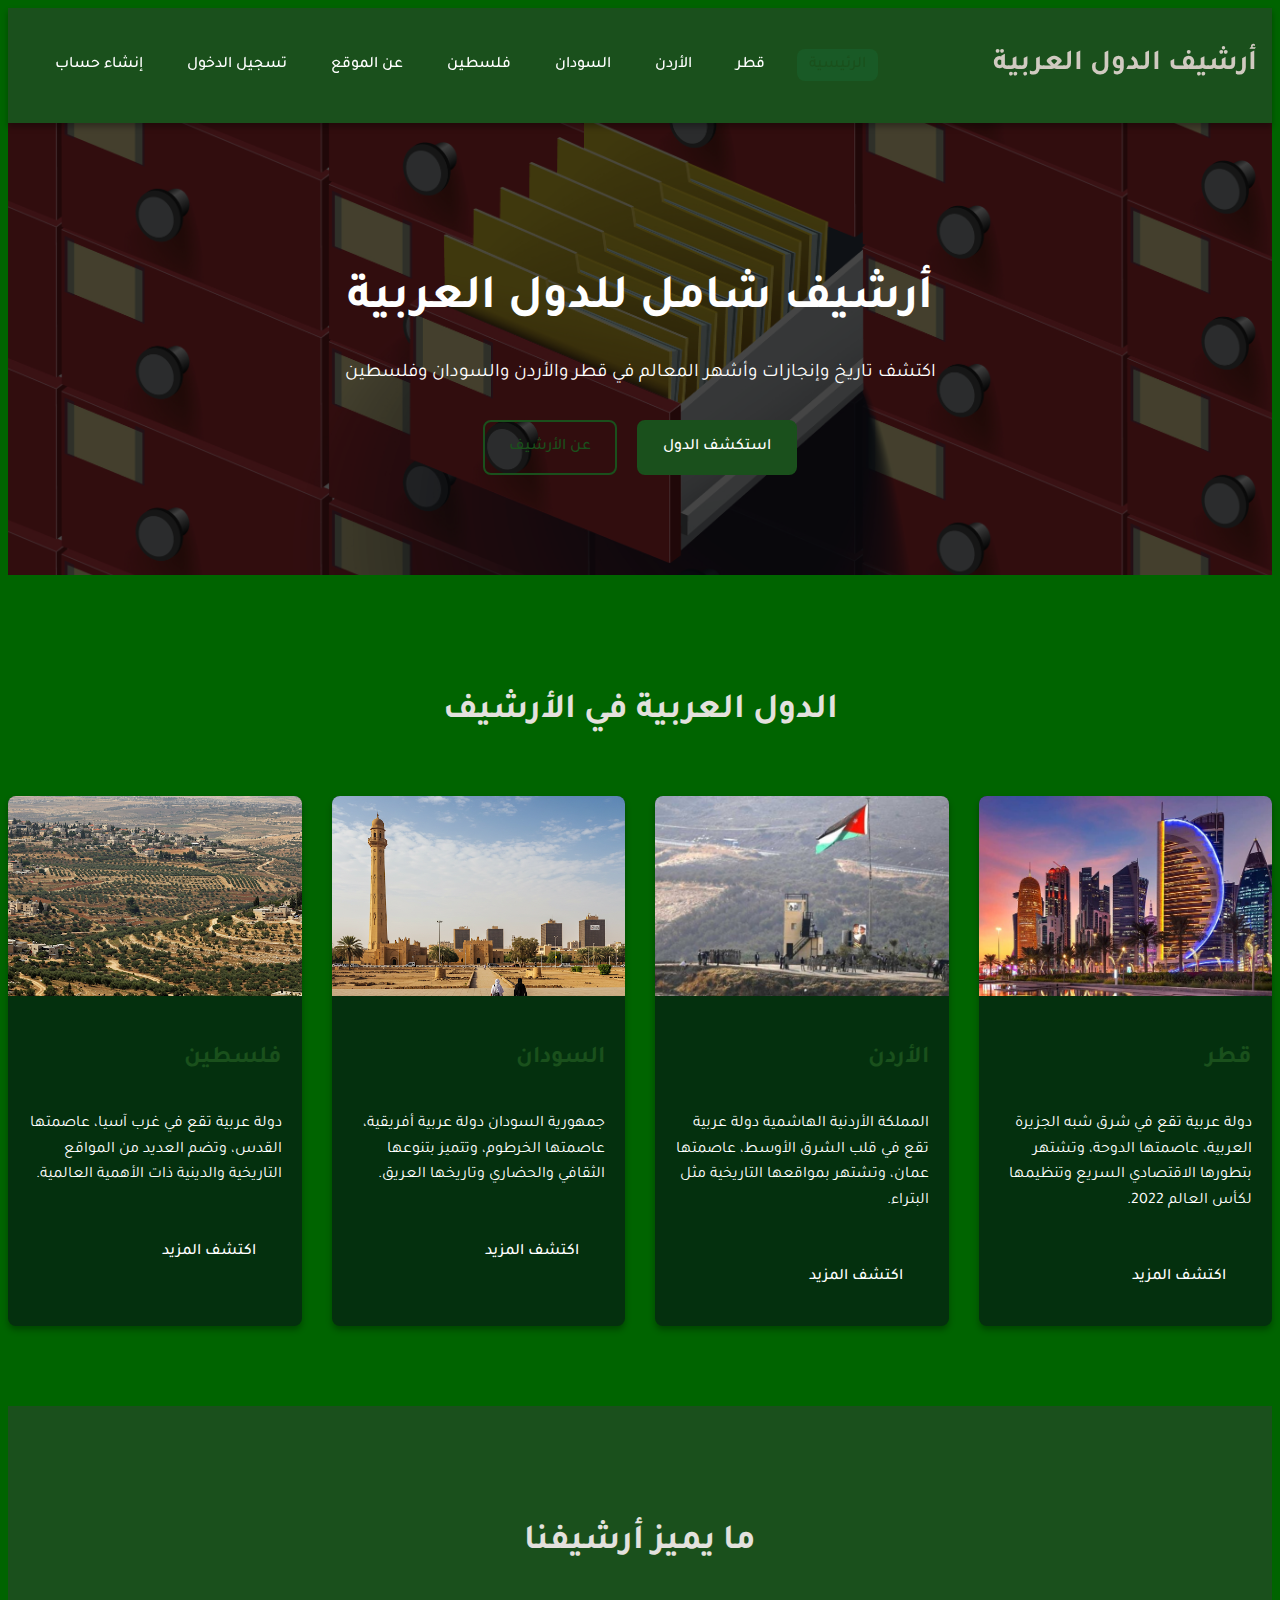
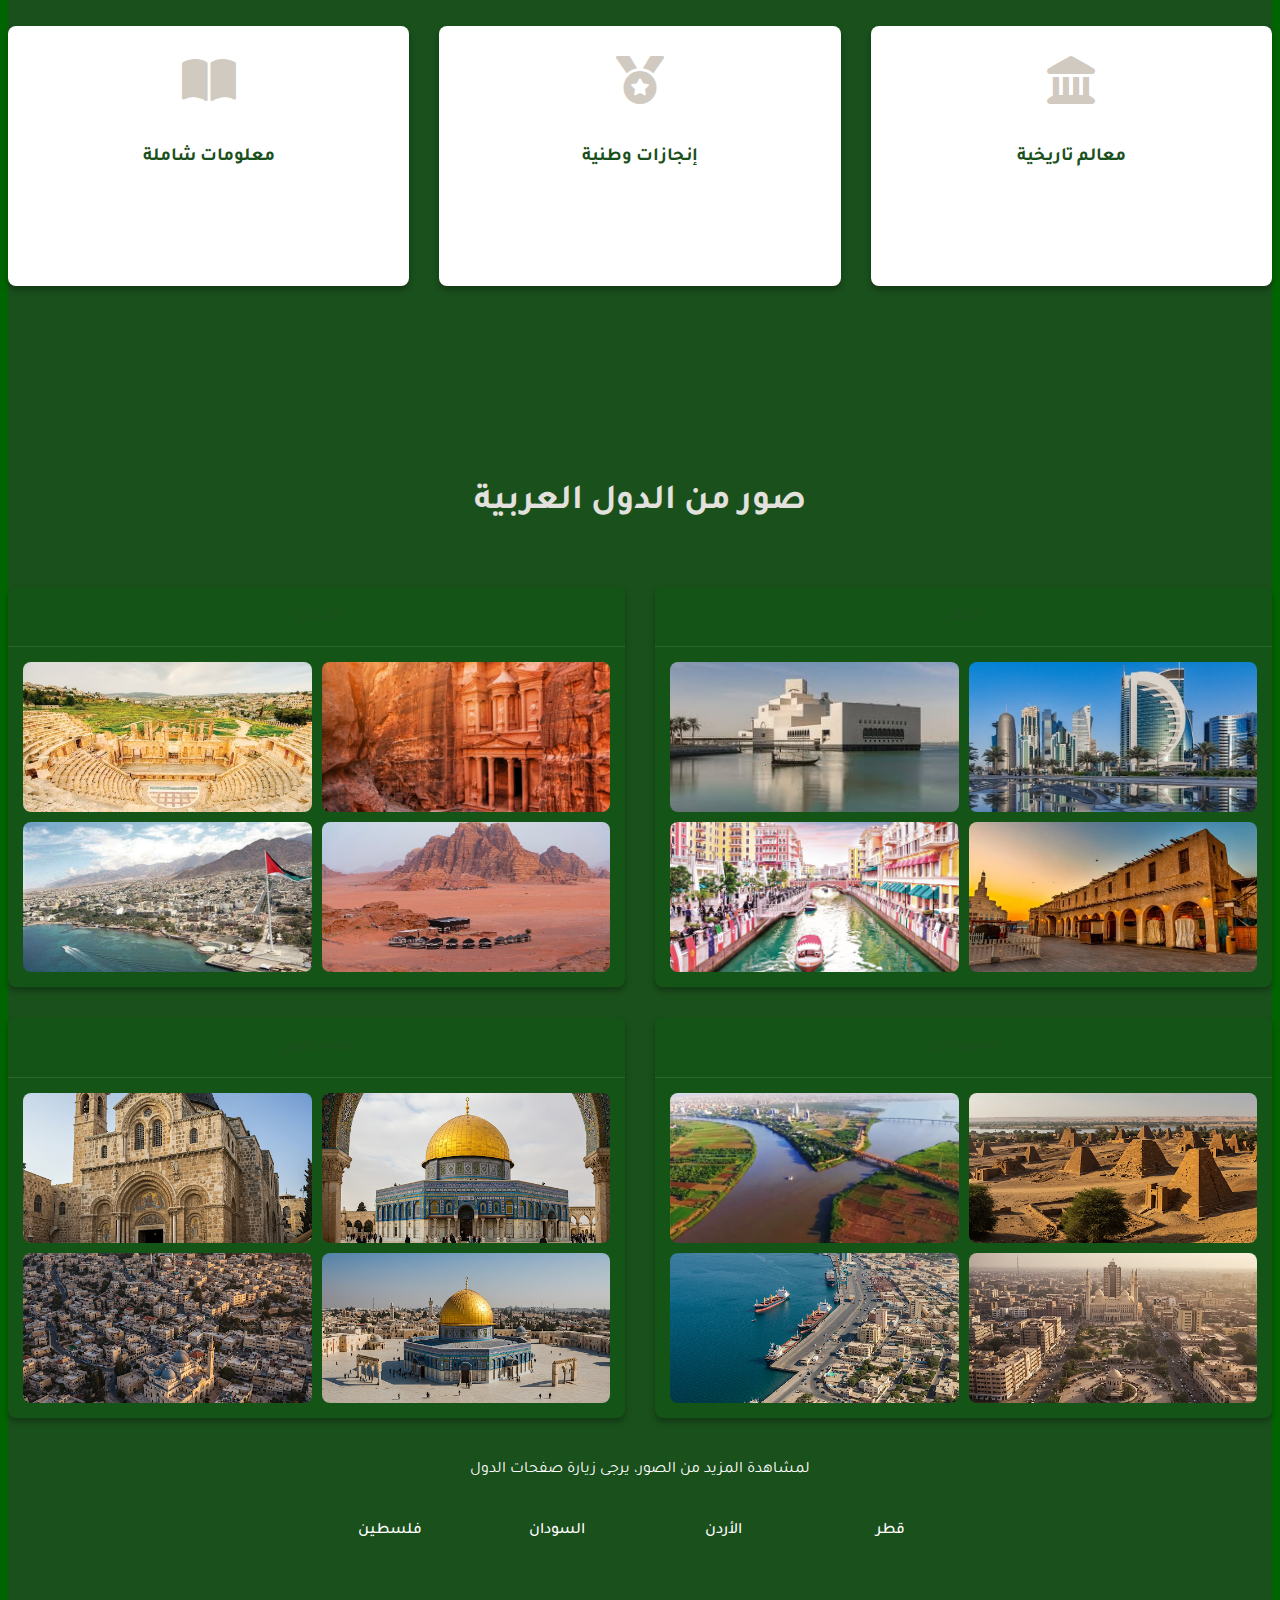
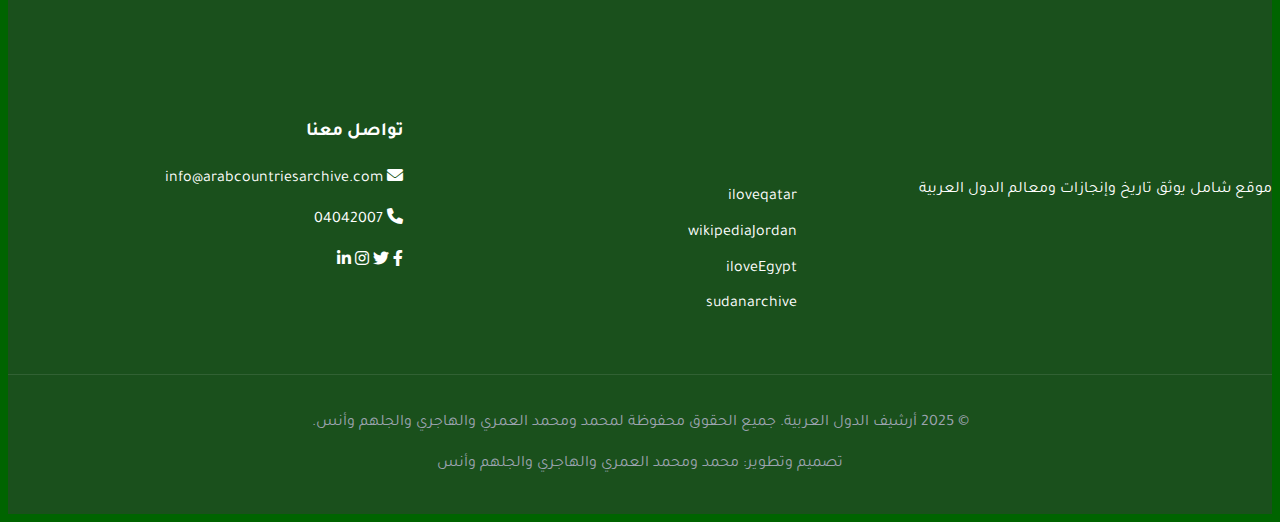
<file: index.html>
<!DOCTYPE html>
<html lang="ar" dir="rtl">
<head>
    <meta charset="UTF-8">
    <meta name="viewport" content="width=device-width, initial-scale=1.0">
    <title>أرشيف الدول العربية</title>
    <link rel="stylesheet" href="css/style.css">
    <link rel="stylesheet" href="https://cdnjs.cloudflare.com/ajax/libs/font-awesome/6.0.0/css/all.min.css">
    <link rel="preconnect" href="https://fonts.googleapis.com">
    <link rel="preconnect" href="https://fonts.gstatic.com" crossorigin>
    <link href="https://fonts.googleapis.com/css2?family=Tajawal:wght@400;500;700&display=swap" rel="stylesheet">
</head>
<body>
    <header>
        <div class="container">
            <div class="logo">
                <a href="index.html"><h1>أرشيف الدول العربية</h1></a>
            </div>
            <nav>
                <ul>
                    <li><a href="index.html" class="active">الرئيسية</a></li>
                    <li><a href="qatar.html">قطر</a></li>
                    <li><a href="jordan.html">الأردن</a></li>
                    <li><a href="sudan.html">السودان</a></li>
                    <li><a href="palestine.html">فلسطين</a></li>
                    <li><a href="about.html">عن الموقع</a></li>
                    <li><a href="signin.html" id="authLink">تسجيل الدخول</a></li>
                    <li><a href="signup.html" id="signupLink">إنشاء حساب</a></li>
                    <li><a href="profile.html" id="profileLink" style="display: none;">الملف الشخصي</a></li>
                    <li><a href="#" id="logoutLink" style="display: none;" class="logout-btn">تسجيل الخروج</a></li>
                </ul>
            </nav>
        </div>
    </header>

    <section class="hero">
        <div class="container">
            <div class="hero-content">
                <h2>أرشيف شامل للدول العربية</h2>
                <p>اكتشف تاريخ وإنجازات وأشهر المعالم في قطر والأردن والسودان وفلسطين</p>
                <div class="hero-buttons">
                    <a href="#countries" class="btn primary-btn">استكشف الدول</a>
                    <a href="about.html" class="btn secondary-btn">عن الأرشيف</a>
                </div>
            </div>
        </div>
    </section>

    <section id="countries" class="countries">
        <div class="container">
            <h2 class="section-title">الدول العربية في الأرشيف</h2>
            <div class="countries-grid">
                <div class="country-card">
                    <div class="country-image qatar-img"></div>
                    <h3>قطر</h3>
                    <p>دولة عربية تقع في شرق شبه الجزيرة العربية، عاصمتها الدوحة، وتشتهر بتطورها الاقتصادي السريع وتنظيمها لكأس العالم 2022.</p>
                    <a href="qatar.html" class="btn">اكتشف المزيد</a>
                </div>
                <div class="country-card">
                    <div class="country-image jordan-img"></div>
                    <h3>الأردن</h3>
                    <p>المملكة الأردنية الهاشمية دولة عربية تقع في قلب الشرق الأوسط، عاصمتها عمان، وتشتهر بمواقعها التاريخية مثل البتراء.</p>
                    <a href="jordan.html" class="btn">اكتشف المزيد</a>
                </div>
                <div class="country-card">
                    <div class="country-image sudan-img"></div>
                    <h3>السودان</h3>
                    <p>جمهورية السودان دولة عربية أفريقية، عاصمتها الخرطوم، وتتميز بتنوعها الثقافي والحضاري وتاريخها العريق.</p>
                    <a href="sudan.html" class="btn">اكتشف المزيد</a>
                </div>
                <div class="country-card">
                    <div class="country-image palestine-img"></div>
                    <h3>فلسطين</h3>
                    <p>دولة عربية تقع في غرب آسيا، عاصمتها القدس، وتضم العديد من المواقع التاريخية والدينية ذات الأهمية العالمية.</p>
                    <a href="palestine.html" class="btn">اكتشف المزيد</a>
                </div>
            </div>
        </div>
    </section>

    <section class="features">
        <div class="container">
            <h2 class="section-title">ما يميز أرشيفنا</h2>
            <div class="features-grid">
                <div class="feature">
                    <i class="fas fa-landmark"></i>
                    <h3>معالم تاريخية</h3>
                    <p>استكشف أشهر المعالم التاريخية والسياحية في كل دولة</p>
                </div>
                <div class="feature">
                    <i class="fas fa-medal"></i>
                    <h3>إنجازات وطنية</h3>
                    <p>تعرف على أبرز الإنجازات الوطنية والدولية لكل دولة</p>
                </div>
                <div class="feature">
                    <i class="fas fa-book-open"></i>
                    <h3>معلومات شاملة</h3>
                    <p>معلومات موثقة وشاملة عن تاريخ وثقافة كل دولة</p>
                </div>
            </div>
        </div>
    </section>

    <section class="country-showcase">
        <div class="container">
            <h2 class="section-title">صور من الدول العربية</h2>
            <div class="showcase-grid">
                <div class="showcase-country">
                    <h3>قطر</h3>
                    <div class="showcase-photos">
                        <div class="showcase-photo">
                            <img src="images/qatar-gallery-1.jpg" alt="أفق مدينة الدوحة">
                            <div class="photo-caption">أفق مدينة الدوحة</div>
                        </div>
                        <div class="showcase-photo">
                            <img src="images/qatar-gallery-2.jpg" alt="متحف الفن الإسلامي">
                            <div class="photo-caption">متحف الفن الإسلامي</div>
                        </div>
                        <div class="showcase-photo">
                            <img src="images/qatar-gallery-5.jpg" alt="سوق واقف">
                            <div class="photo-caption">سوق واقف التقليدي</div>
                        </div>
                        <div class="showcase-photo">
                            <img src="images/qatar-gallery-8.jpg" alt="جزيرة اللؤلؤة">
                            <div class="photo-caption">جزيرة اللؤلؤة</div>
                        </div>
                    </div>
                </div>
                
                <div class="showcase-country">
                    <h3>الأردن</h3>
                    <div class="showcase-photos">
                        <div class="showcase-photo">
                            <img src="images/jordan-gallery-1.jpg" alt="البتراء">
                            <div class="photo-caption">مدينة البتراء</div>
                        </div>
                        <div class="showcase-photo">
                            <img src="images/jordan-gallery-2.jpg" alt="جرش">
                            <div class="photo-caption">آثار جرش</div>
                        </div>
                        <div class="showcase-photo">
                            <img src="images/jordan-gallery-5.jpg" alt="وادي رم">
                            <div class="photo-caption">وادي رم</div>
                        </div>
                        <div class="showcase-photo">
                            <img src="images/jordan-gallery-7.jpg" alt="العقبة">
                            <div class="photo-caption">مدينة العقبة</div>
                        </div>
                    </div>
                </div>
                
                <div class="showcase-country">
                    <h3>السودان</h3>
                    <div class="showcase-photos">
                        <div class="showcase-photo">
                            <img src="images/sudan-gallery-1.jpg" alt="أهرامات البجراوية">
                            <div class="photo-caption">أهرامات البجراوية</div>
                        </div>
                        <div class="showcase-photo">
                            <img src="images/sudan-gallery-2.jpg" alt="نهر النيل">
                            <div class="photo-caption">نهر النيل</div>
                        </div>
                        <div class="showcase-photo">
                            <img src="images/sudan-gallery-5.jpg" alt="الخرطوم">
                            <div class="photo-caption">العاصمة الخرطوم</div>
                        </div>
                        <div class="showcase-photo">
                            <img src="images/sudan-gallery-7.jpg" alt="بورتسودان">
                            <div class="photo-caption">مدينة بورتسودان</div>
                        </div>
                    </div>
                </div>
                
                <div class="showcase-country">
                    <h3>فلسطين</h3>
                    <div class="showcase-photos">
                        <div class="showcase-photo">
                            <img src="images/palestine-gallery-1.jpg" alt="قبة الصخرة">
                            <div class="photo-caption">قبة الصخرة</div>
                        </div>
                        <div class="showcase-photo">
                            <img src="images/palestine-gallery-2.jpg" alt="كنيسة المهد">
                            <div class="photo-caption">كنيسة المهد</div>
                        </div>
                        <div class="showcase-photo">
                            <img src="images/palestine-gallery-5.jpg" alt="المسجد الأقصى">
                            <div class="photo-caption">المسجد الأقصى</div>
                        </div>
                        <div class="showcase-photo">
                            <img src="images/palestine-gallery-6.jpg" alt="مدينة نابلس">
                            <div class="photo-caption">مدينة نابلس</div>
                        </div>
                    </div>
                </div>
            </div>
            <div class="showcase-cta">
                <p>لمشاهدة المزيد من الصور، يرجى زيارة صفحات الدول</p>
                <div class="showcase-buttons">
                    <a href="qatar.html" class="btn primary-btn">قطر</a>
                    <a href="jordan.html" class="btn primary-btn">الأردن</a>
                    <a href="sudan.html" class="btn primary-btn">السودان</a>
                    <a href="palestine.html" class="btn primary-btn">فلسطين</a>
                </div>
            </div>
        </div>
    </section>

    <footer>
        <div class="container">
            <div class="footer-content">
                <div class="footer-logo">
                    <h3>أرشيف الدول العربية</h3>
                    <p>موقع شامل يوثق تاريخ وإنجازات ومعالم الدول العربية</p>
                </div>
                <div class="footer-links">
                    <ul>
                        <h4>مصادر ومراجع</h4>

                        <li><a href="https://www.iloveqatar.net/">iloveqatar</a></li>
                        <li><a href="https://en.wikipedia.org/wiki/Jordan">wikipediaJordan</a></li>
                        <li><a href="https://iloveegypt.com/">iloveEgypt</a></li>
                        <li><a href="https://sudanarchive.net/?a=p&p=home">sudanarchive</a></li>
                    </ul>
                </div>
                <div class="contact-info">
                    <h3>تواصل معنا</h3>
                    <p><i class="fas fa-envelope"></i> info@arabcountriesarchive.com</p>
                    <p><i class="fas fa-phone"></i> 04042007</p>
                    <div class="social-links">
                        <a href="#" target="_blank"><i class="fab fa-facebook-f"></i></a>
                        <a href="#" target="_blank"><i class="fab fa-twitter"></i></a>
                        <a href="#" target="_blank"><i class="fab fa-instagram"></i></a>
                        <a href="#" target="_blank"><i class="fab fa-linkedin-in"></i></a>
                    </div>
                </div>
            </div>
            <div class="footer-bottom">
                <p>&copy; 2025 أرشيف الدول العربية. جميع الحقوق محفوظة لمحمد ومحمد العمري والهاجري والجلهم وأنس.</p>
                <p>تصميم وتطوير: محمد ومحمد العمري والهاجري والجلهم وأنس</p>
            </div>
        </div>
    </footer>

    <script src="js/main.js"></script>
</body>
</html>
</file>
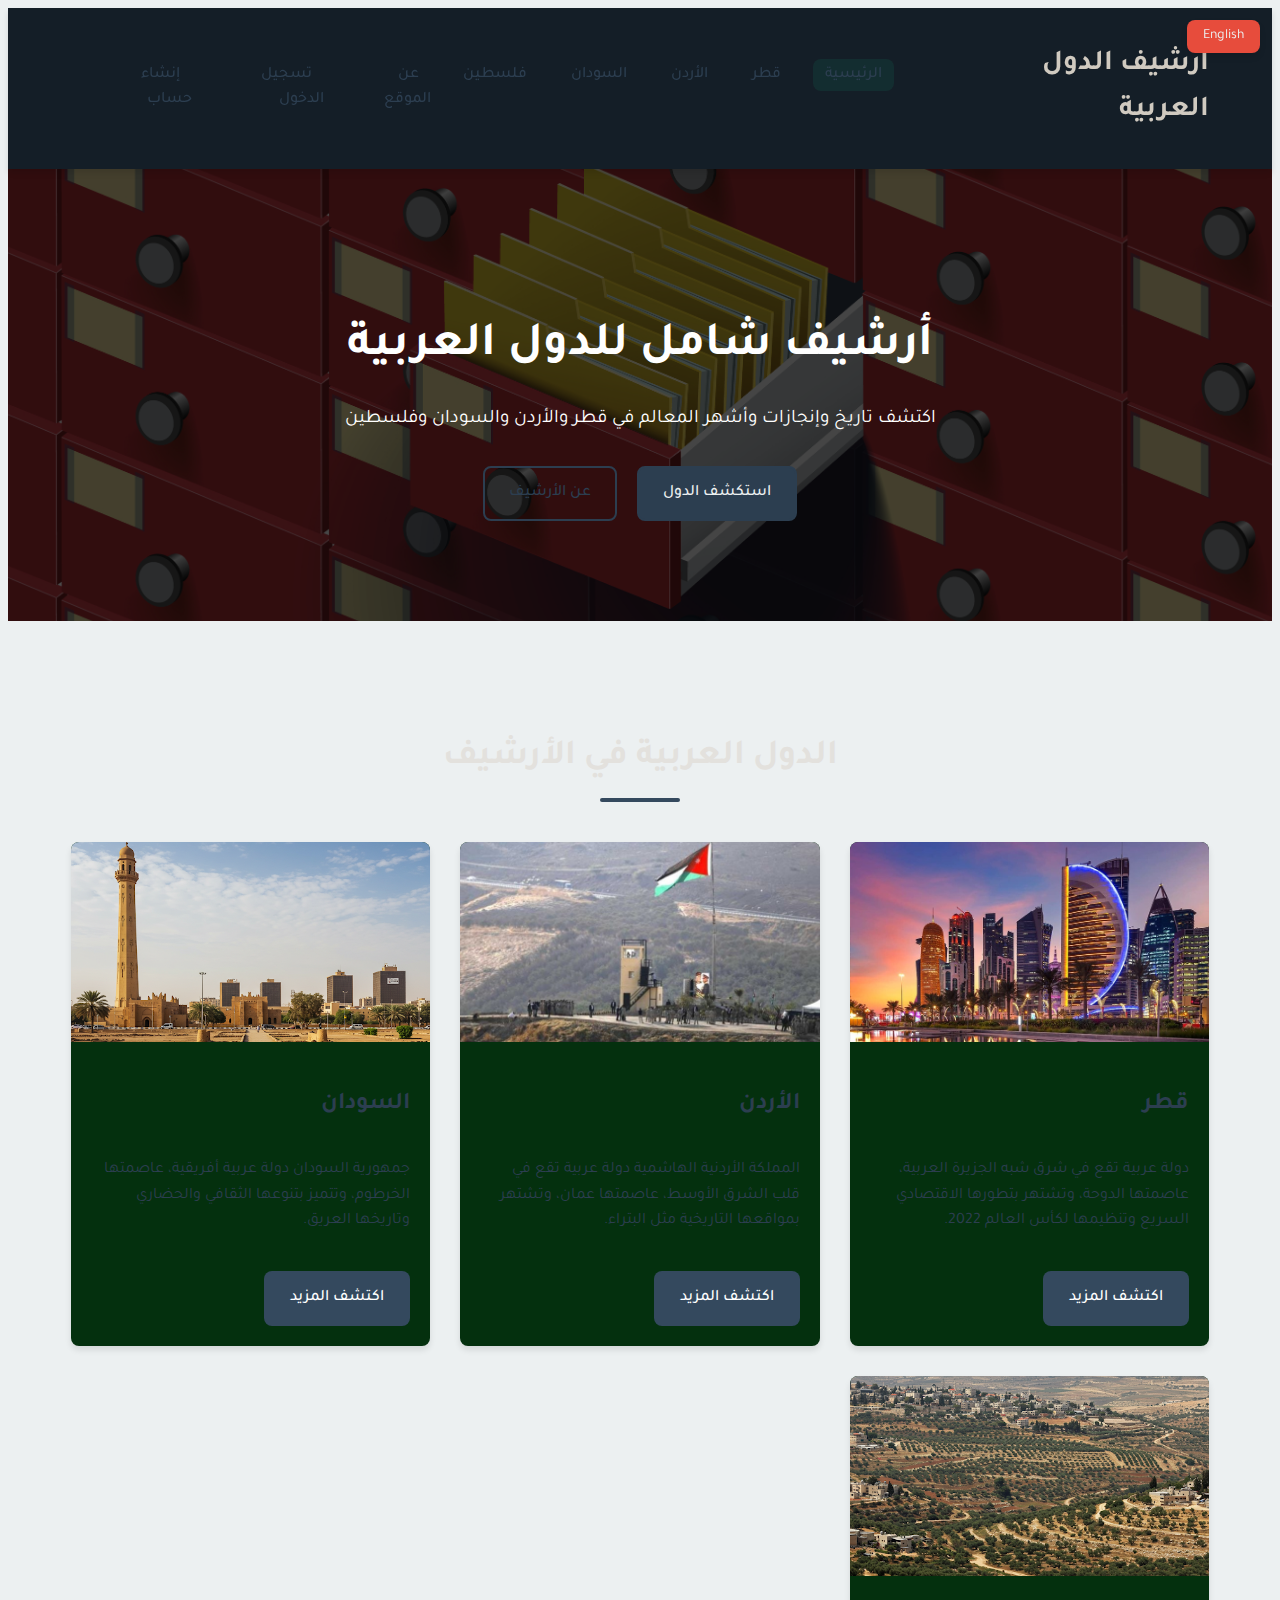
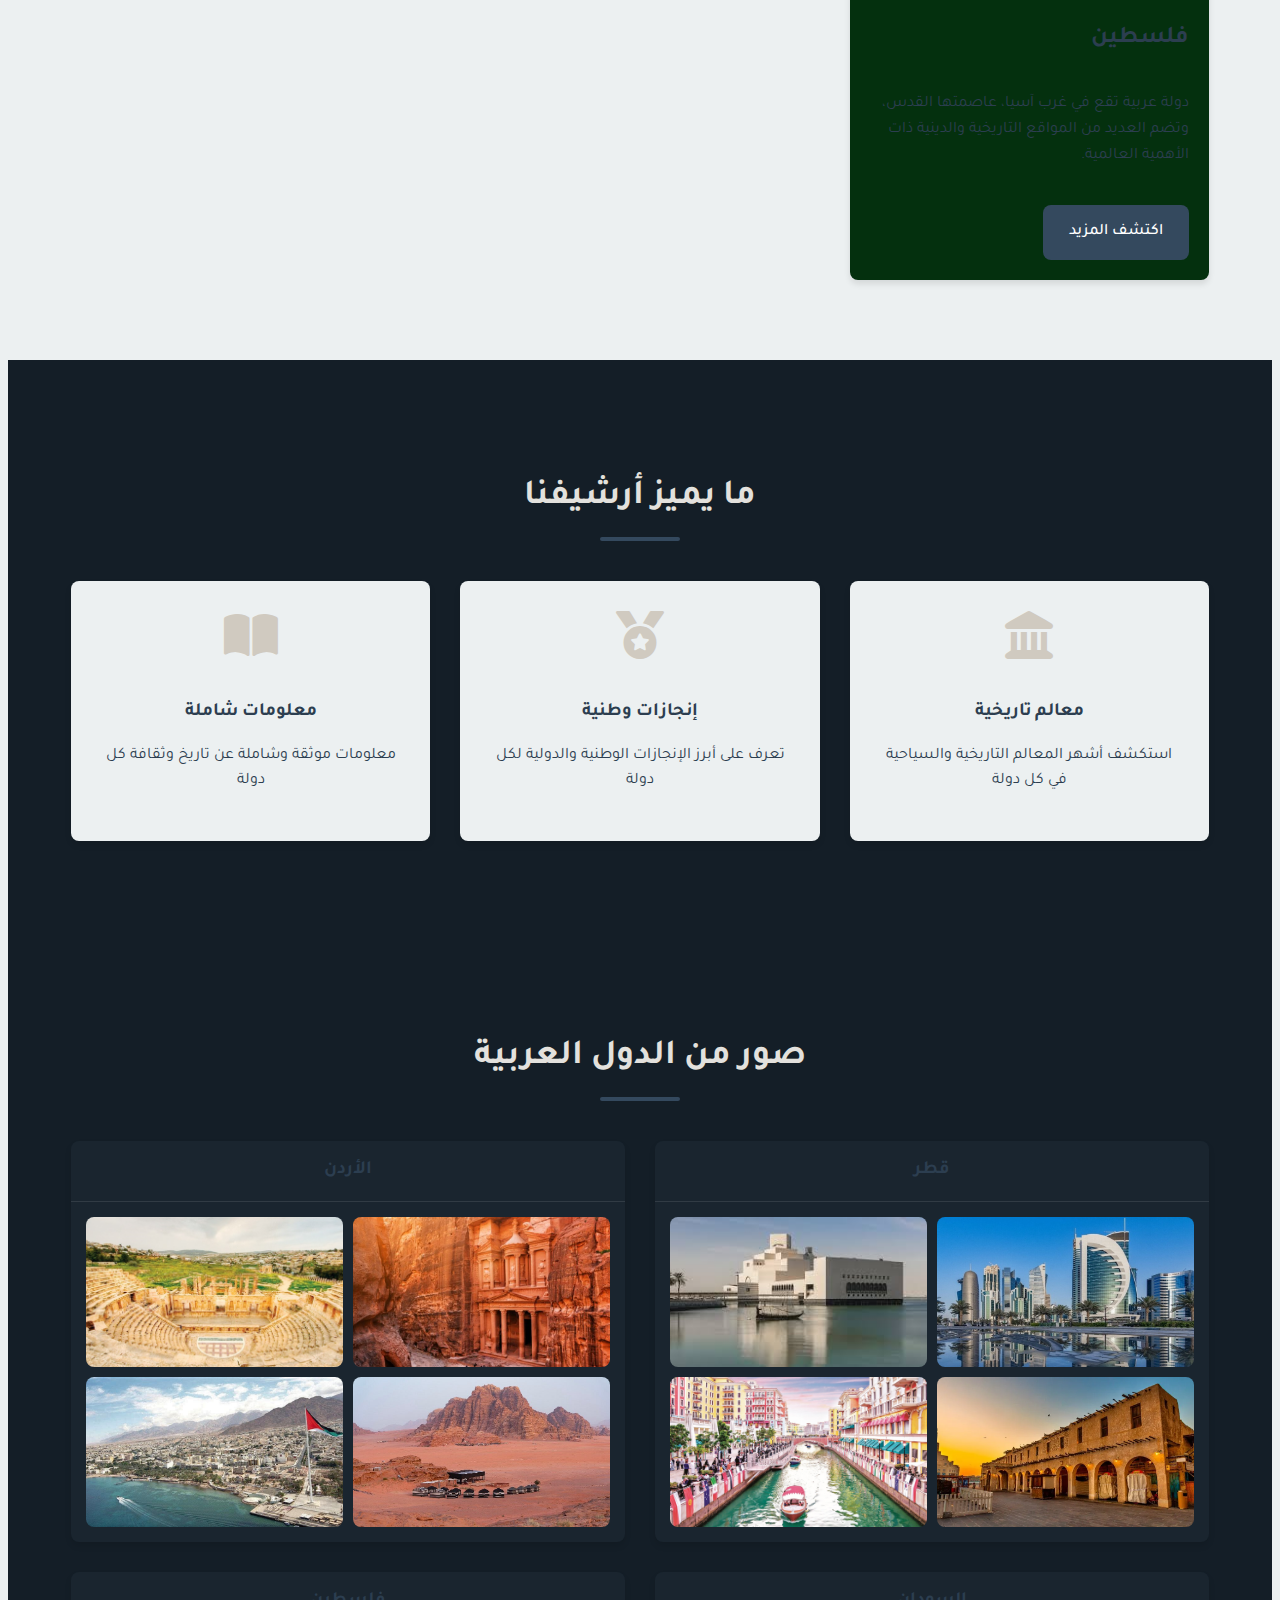
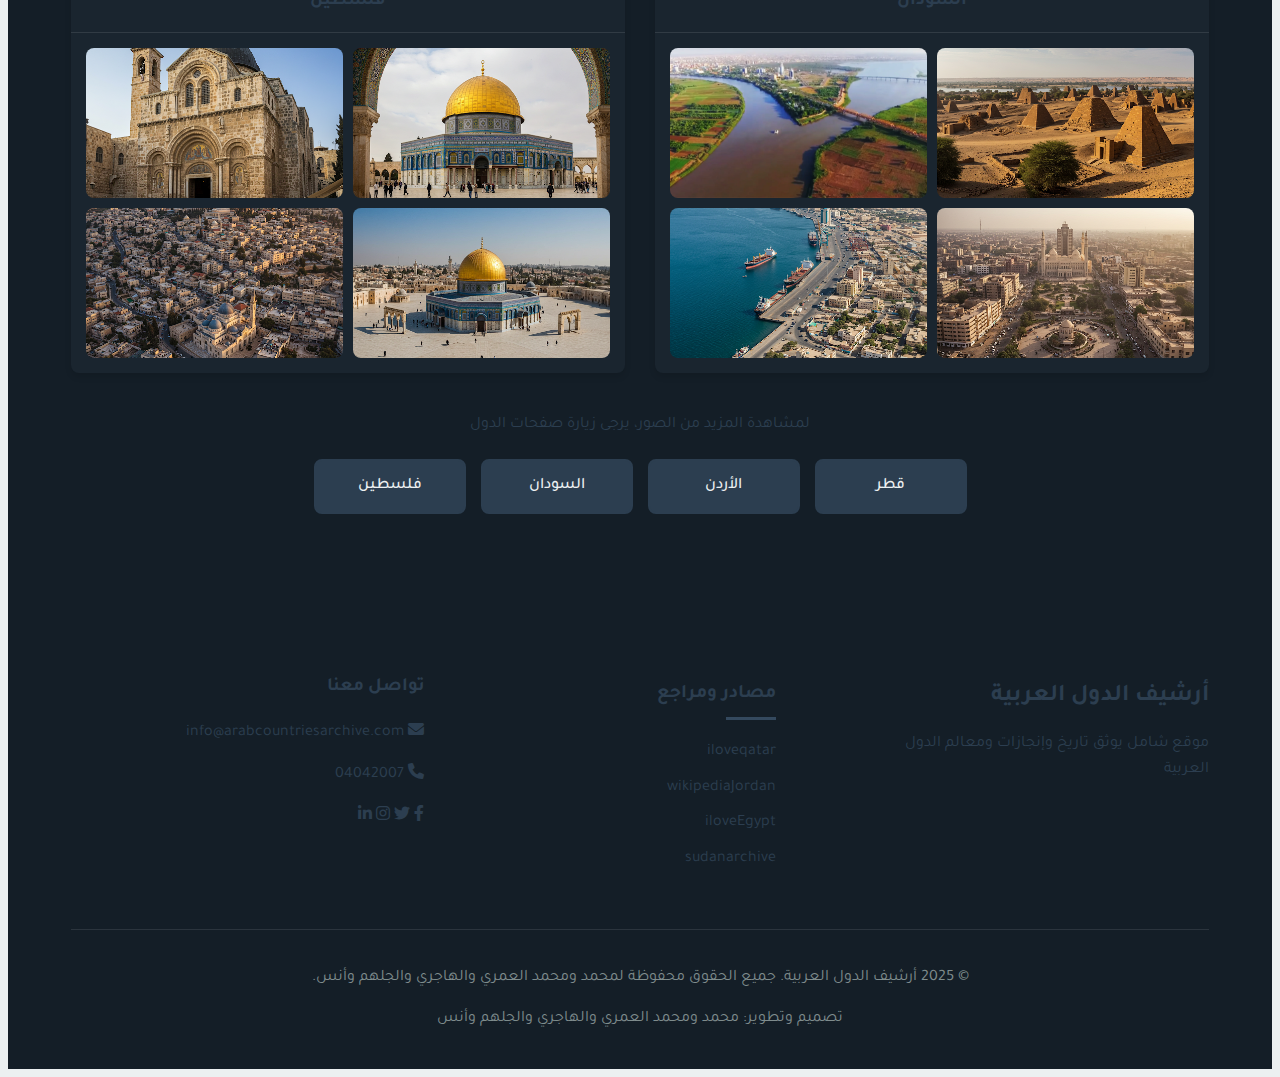
<file: arabdigiarch-main/index.html>
<!DOCTYPE html>
<html lang="ar" dir="rtl">
<head>
    <meta charset="UTF-8">
    <meta name="viewport" content="width=device-width, initial-scale=1.0">
    <title data-translate="arabicArchive">أرشيف الدول العربية</title>
    <link rel="stylesheet" href="css/style.css">
    <link rel="stylesheet" href="https://cdnjs.cloudflare.com/ajax/libs/font-awesome/6.0.0/css/all.min.css">
    <link rel="preconnect" href="https://fonts.googleapis.com">
    <link rel="preconnect" href="https://fonts.gstatic.com" crossorigin>
    <link href="https://fonts.googleapis.com/css2?family=Tajawal:wght@400;500;700&display=swap" rel="stylesheet">
    <script src="js/translations.js"></script>
</head>
<body>
    <header>
        <div class="container">
            <button id="langToggle" class="lang-toggle" onclick="toggleLanguage()">English</button>
            <div class="logo">
                <a href="index.html"><h1 data-translate="arabicArchive">أرشيف الدول العربية</h1></a>
            </div>
            <nav>
                <ul>
                    <li><a href="index.html" class="active" data-translate="home">الرئيسية</a></li>
                    <li><a href="qatar.html" data-translate="qatar">قطر</a></li>
                    <li><a href="jordan.html" data-translate="jordan">الأردن</a></li>
                    <li><a href="sudan.html" data-translate="sudan">السودان</a></li>
                    <li><a href="palestine.html" data-translate="palestine">فلسطين</a></li>
                    <li><a href="about.html" data-translate="about">عن الموقع</a></li>
                    <li><a href="signin.html" id="authLink" data-translate="signin">تسجيل الدخول</a></li>
                    <li><a href="signup.html" id="signupLink" data-translate="signup">إنشاء حساب</a></li>
                    <li><a href="profile.html" id="profileLink" style="display: none;" data-translate="profile">الملف الشخصي</a></li>
                    <li><a href="#" id="logoutLink" style="display: none;" class="logout-btn" data-translate="logout">تسجيل الخروج</a></li>
                </ul>
            </nav>
        </div>
    </header>

    <section class="hero">
        <div class="container">
            <div class="hero-content">
                <h2 data-translate="arabicArchive">أرشيف شامل للدول العربية</h2>
                <p data-translate="discover">اكتشف تاريخ وإنجازات وأشهر المعالم في قطر والأردن والسودان وفلسطين</p>
                <div class="hero-buttons">
                    <a href="#countries" class="btn primary-btn" data-translate="explore">استكشف الدول</a>
                    <a href="about.html" class="btn secondary-btn" data-translate="aboutArchive">عن الأرشيف</a>
                </div>
            </div>
        </div>
    </section>

    <section id="countries" class="countries">
        <div class="container">
            <h2 class="section-title">الدول العربية في الأرشيف</h2>
            <div class="countries-grid">
                <div class="country-card">
                    <div class="country-image qatar-img"></div>
                    <h3>قطر</h3>
                    <p>دولة عربية تقع في شرق شبه الجزيرة العربية، عاصمتها الدوحة، وتشتهر بتطورها الاقتصادي السريع وتنظيمها لكأس العالم 2022.</p>
                    <a href="qatar.html" class="btn">اكتشف المزيد</a>
                </div>
                <div class="country-card">
                    <div class="country-image jordan-img"></div>
                    <h3>الأردن</h3>
                    <p>المملكة الأردنية الهاشمية دولة عربية تقع في قلب الشرق الأوسط، عاصمتها عمان، وتشتهر بمواقعها التاريخية مثل البتراء.</p>
                    <a href="jordan.html" class="btn">اكتشف المزيد</a>
                </div>
                <div class="country-card">
                    <div class="country-image sudan-img"></div>
                    <h3>السودان</h3>
                    <p>جمهورية السودان دولة عربية أفريقية، عاصمتها الخرطوم، وتتميز بتنوعها الثقافي والحضاري وتاريخها العريق.</p>
                    <a href="sudan.html" class="btn">اكتشف المزيد</a>
                </div>
                <div class="country-card">
                    <div class="country-image palestine-img"></div>
                    <h3>فلسطين</h3>
                    <p>دولة عربية تقع في غرب آسيا، عاصمتها القدس، وتضم العديد من المواقع التاريخية والدينية ذات الأهمية العالمية.</p>
                    <a href="palestine.html" class="btn">اكتشف المزيد</a>
                </div>
            </div>
        </div>
    </section>

    <section class="features">
        <div class="container">
            <h2 class="section-title">ما يميز أرشيفنا</h2>
            <div class="features-grid">
                <div class="feature">
                    <i class="fas fa-landmark"></i>
                    <h3>معالم تاريخية</h3>
                    <p>استكشف أشهر المعالم التاريخية والسياحية في كل دولة</p>
                </div>
                <div class="feature">
                    <i class="fas fa-medal"></i>
                    <h3>إنجازات وطنية</h3>
                    <p>تعرف على أبرز الإنجازات الوطنية والدولية لكل دولة</p>
                </div>
                <div class="feature">
                    <i class="fas fa-book-open"></i>
                    <h3>معلومات شاملة</h3>
                    <p>معلومات موثقة وشاملة عن تاريخ وثقافة كل دولة</p>
                </div>
            </div>
        </div>
    </section>

    <section class="country-showcase">
        <div class="container">
            <h2 class="section-title">صور من الدول العربية</h2>
            <div class="showcase-grid">
                <div class="showcase-country">
                    <h3>قطر</h3>
                    <div class="showcase-photos">
                        <div class="showcase-photo">
                            <img src="images/qatar-gallery-1.jpg" alt="أفق مدينة الدوحة">
                            <div class="photo-caption">أفق مدينة الدوحة</div>
                        </div>
                        <div class="showcase-photo">
                            <img src="images/qatar-gallery-2.jpg" alt="متحف الفن الإسلامي">
                            <div class="photo-caption">متحف الفن الإسلامي</div>
                        </div>
                        <div class="showcase-photo">
                            <img src="images/qatar-gallery-5.jpg" alt="سوق واقف">
                            <div class="photo-caption">سوق واقف التقليدي</div>
                        </div>
                        <div class="showcase-photo">
                            <img src="images/qatar-gallery-8.jpg" alt="جزيرة اللؤلؤة">
                            <div class="photo-caption">جزيرة اللؤلؤة</div>
                        </div>
                    </div>
                </div>
                
                <div class="showcase-country">
                    <h3>الأردن</h3>
                    <div class="showcase-photos">
                        <div class="showcase-photo">
                            <img src="images/jordan-gallery-1.jpg" alt="البتراء">
                            <div class="photo-caption">مدينة البتراء</div>
                        </div>
                        <div class="showcase-photo">
                            <img src="images/jordan-gallery-2.jpg" alt="جرش">
                            <div class="photo-caption">آثار جرش</div>
                        </div>
                        <div class="showcase-photo">
                            <img src="images/jordan-gallery-5.jpg" alt="وادي رم">
                            <div class="photo-caption">وادي رم</div>
                        </div>
                        <div class="showcase-photo">
                            <img src="images/jordan-gallery-7.jpg" alt="العقبة">
                            <div class="photo-caption">مدينة العقبة</div>
                        </div>
                    </div>
                </div>
                
                <div class="showcase-country">
                    <h3>السودان</h3>
                    <div class="showcase-photos">
                        <div class="showcase-photo">
                            <img src="images/sudan-gallery-1.jpg" alt="أهرامات البجراوية">
                            <div class="photo-caption">أهرامات البجراوية</div>
                        </div>
                        <div class="showcase-photo">
                            <img src="images/sudan-gallery-2.jpg" alt="نهر النيل">
                            <div class="photo-caption">نهر النيل</div>
                        </div>
                        <div class="showcase-photo">
                            <img src="images/sudan-gallery-5.jpg" alt="الخرطوم">
                            <div class="photo-caption">العاصمة الخرطوم</div>
                        </div>
                        <div class="showcase-photo">
                            <img src="images/sudan-gallery-7.jpg" alt="بورتسودان">
                            <div class="photo-caption">مدينة بورتسودان</div>
                        </div>
                    </div>
                </div>
                
                <div class="showcase-country">
                    <h3>فلسطين</h3>
                    <div class="showcase-photos">
                        <div class="showcase-photo">
                            <img src="images/palestine-gallery-1.jpg" alt="قبة الصخرة">
                            <div class="photo-caption">قبة الصخرة</div>
                        </div>
                        <div class="showcase-photo">
                            <img src="images/palestine-gallery-2.jpg" alt="كنيسة المهد">
                            <div class="photo-caption">كنيسة المهد</div>
                        </div>
                        <div class="showcase-photo">
                            <img src="images/palestine-gallery-5.jpg" alt="المسجد الأقصى">
                            <div class="photo-caption">المسجد الأقصى</div>
                        </div>
                        <div class="showcase-photo">
                            <img src="images/palestine-gallery-6.jpg" alt="مدينة نابلس">
                            <div class="photo-caption">مدينة نابلس</div>
                        </div>
                    </div>
                </div>
            </div>
            <div class="showcase-cta">
                <p>لمشاهدة المزيد من الصور، يرجى زيارة صفحات الدول</p>
                <div class="showcase-buttons">
                    <a href="qatar.html" class="btn primary-btn">قطر</a>
                    <a href="jordan.html" class="btn primary-btn">الأردن</a>
                    <a href="sudan.html" class="btn primary-btn">السودان</a>
                    <a href="palestine.html" class="btn primary-btn">فلسطين</a>
                </div>
            </div>
        </div>
    </section>

    <footer>
        <div class="container">
            <div class="footer-content">
                <div class="footer-logo">
                    <h3>أرشيف الدول العربية</h3>
                    <p>موقع شامل يوثق تاريخ وإنجازات ومعالم الدول العربية</p>
                </div>
                <div class="footer-links">
                    <ul>
                        <h4>مصادر ومراجع</h4>

                        <li><a href="https://www.iloveqatar.net/">iloveqatar</a></li>
                        <li><a href="https://en.wikipedia.org/wiki/Jordan">wikipediaJordan</a></li>
                        <li><a href="https://iloveegypt.com/">iloveEgypt</a></li>
                        <li><a href="https://sudanarchive.net/?a=p&p=home">sudanarchive</a></li>
                    </ul>
                </div>
                <div class="contact-info">
                    <h3>تواصل معنا</h3>
                    <p><i class="fas fa-envelope"></i> info@arabcountriesarchive.com</p>
                    <p><i class="fas fa-phone"></i> 04042007</p>
                    <div class="social-links">
                        <a href="#" target="_blank"><i class="fab fa-facebook-f"></i></a>
                        <a href="#" target="_blank"><i class="fab fa-twitter"></i></a>
                        <a href="#" target="_blank"><i class="fab fa-instagram"></i></a>
                        <a href="#" target="_blank"><i class="fab fa-linkedin-in"></i></a>
                    </div>
                </div>
            </div>
            <div class="footer-bottom">
                <p>&copy; 2025 أرشيف الدول العربية. جميع الحقوق محفوظة لمحمد ومحمد العمري والهاجري والجلهم وأنس.</p>
                <p>تصميم وتطوير: محمد ومحمد العمري والهاجري والجلهم وأنس</p>
            </div>
        </div>
    </footer>

    <script src="js/main.js"></script>
</body>
</html>
</file>
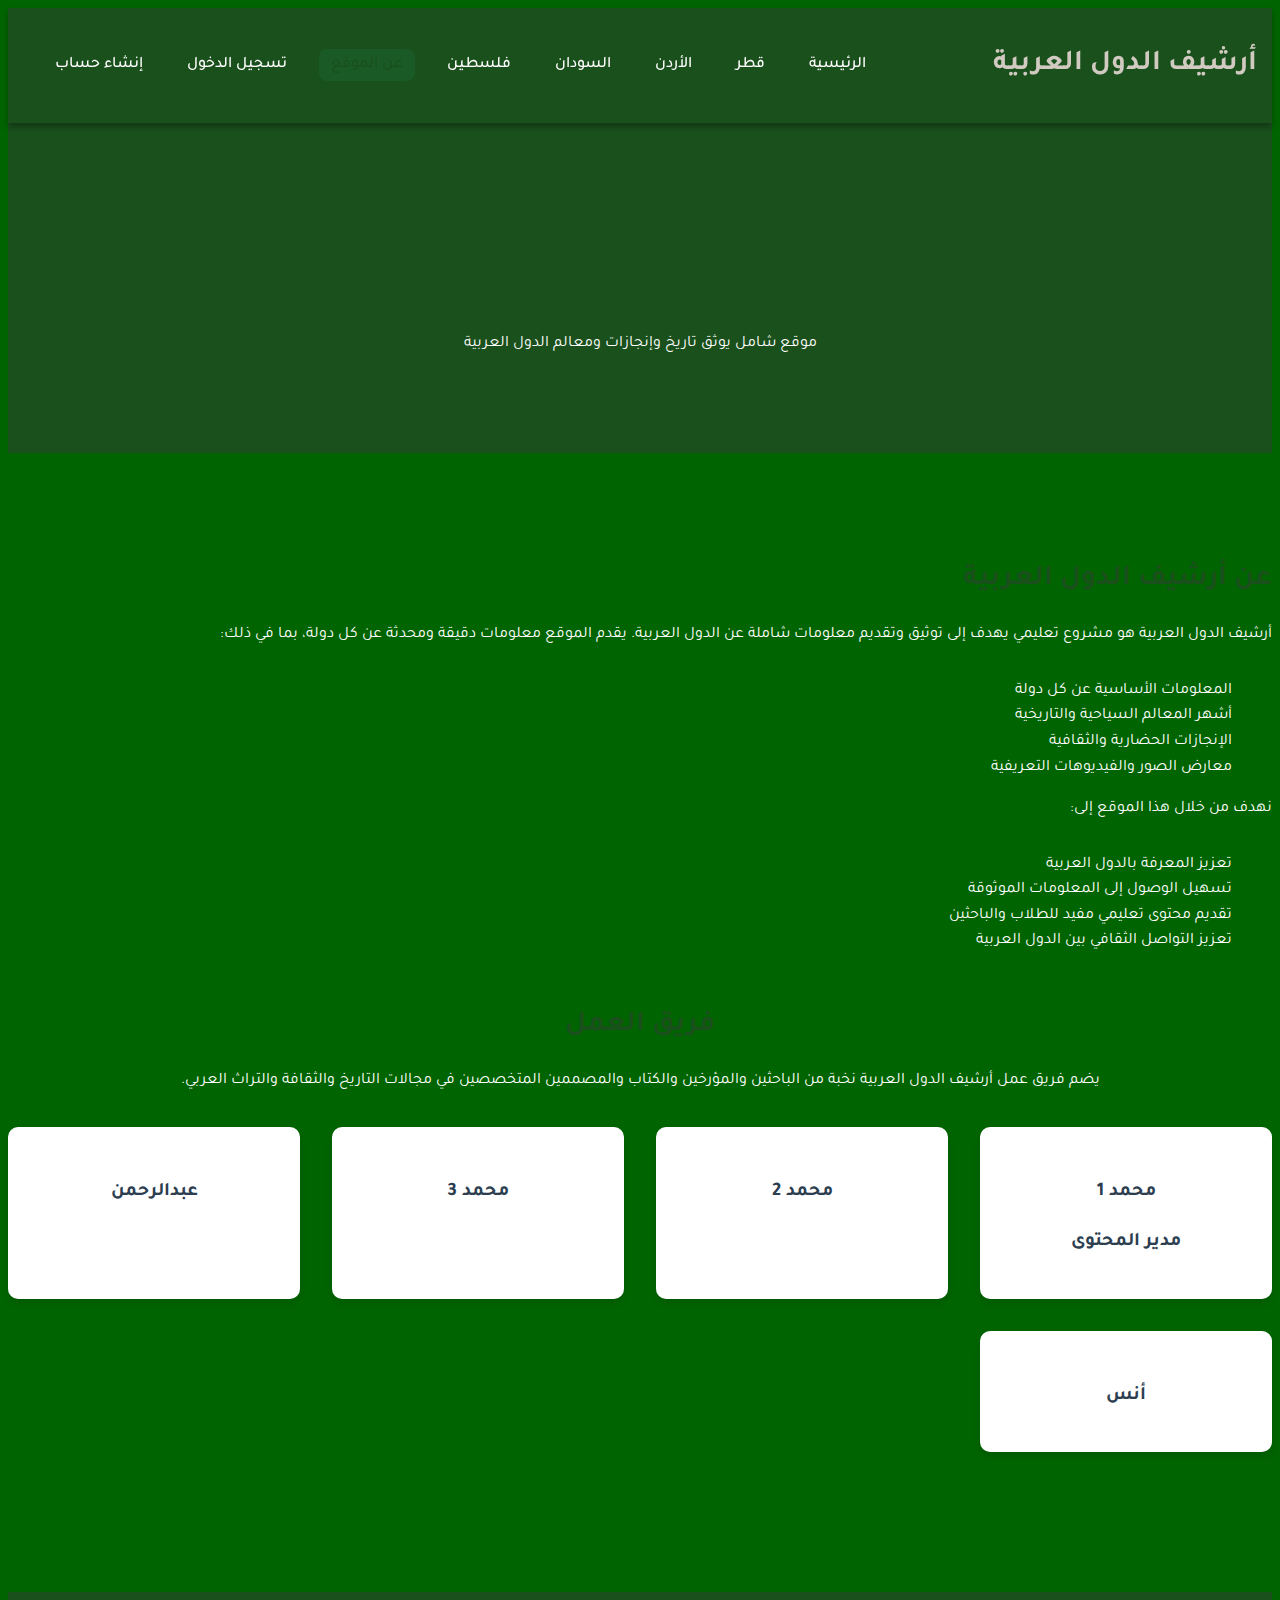
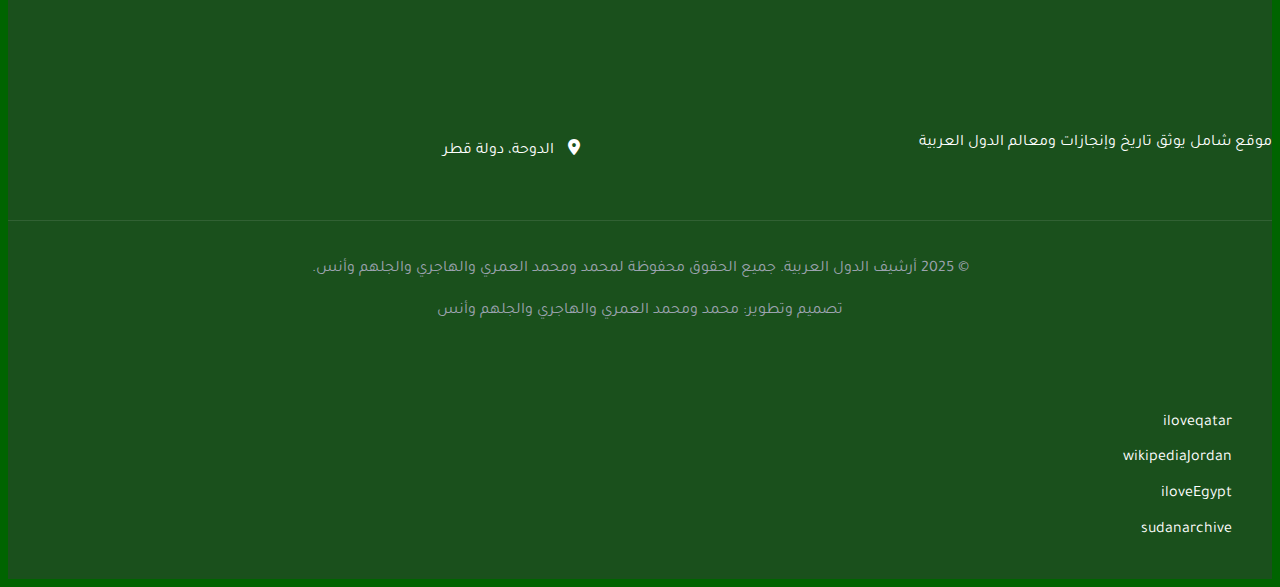
<file: about.html>
<!DOCTYPE html>
<html lang="ar" dir="rtl">
<head>
    <meta charset="UTF-8">
    <meta name="viewport" content="width=device-width, initial-scale=1.0">
    <title>عن الموقع - أرشيف الدول العربية</title>
    <link rel="stylesheet" href="css/style.css">
    <link rel="stylesheet" href="https://cdnjs.cloudflare.com/ajax/libs/font-awesome/6.0.0/css/all.min.css">
    <link rel="preconnect" href="https://fonts.googleapis.com">
    <link rel="preconnect" href="https://fonts.gstatic.com" crossorigin>
    <link href="https://fonts.googleapis.com/css2?family=Tajawal:wght@400;500;700&display=swap" rel="stylesheet">
</head>
<body>
    <header>
        <div class="container">
            <div class="logo">
                <a href="index.html"><h1>أرشيف الدول العربية</h1></a>
            </div>
            <nav>
                <ul>
                    <li><a href="index.html">الرئيسية</a></li>
                    <li><a href="qatar.html">قطر</a></li>
                    <li><a href="jordan.html">الأردن</a></li>
                    <li><a href="sudan.html">السودان</a></li>
                    <li><a href="palestine.html">فلسطين</a></li>
                    <li><a href="about.html" class="active">عن الموقع</a></li>
                    <li><a href="signin.html" id="authLink">تسجيل الدخول</a></li>
                    <li><a href="signup.html" id="signupLink">إنشاء حساب</a></li>
                    <li><a href="profile.html" id="profileLink" style="display: none;">الملف الشخصي</a></li>
                    <li><a href="#" id="logoutLink" style="display: none;" class="logout-btn">تسجيل الخروج</a></li>
                </ul>
            </nav>
        </div>
    </header>

    <section class="about-header">
        <div class="container">
            <h1>عن أرشيف الدول العربية</h1>
            <p>موقع شامل يوثق تاريخ وإنجازات ومعالم الدول العربية</p>
        </div>
    </section>

    <section class="about-content">
        <div class="container">
            <div class="about-text">
                <h2>عن أرشيف الدول العربية</h2>
                <p>أرشيف الدول العربية هو مشروع تعليمي يهدف إلى توثيق وتقديم معلومات شاملة عن الدول العربية. يقدم الموقع معلومات دقيقة ومحدثة عن كل دولة، بما في ذلك:</p>
                <ul>
                    <li>المعلومات الأساسية عن كل دولة</li>
                    <li>أشهر المعالم السياحية والتاريخية</li>
                    <li>الإنجازات الحضارية والثقافية</li>
                    <li>معارض الصور والفيديوهات التعريفية</li>
                </ul>
                <p>نهدف من خلال هذا الموقع إلى:</p>
                <ul>
                    <li>تعزيز المعرفة بالدول العربية</li>
                    <li>تسهيل الوصول إلى المعلومات الموثوقة</li>
                    <li>تقديم محتوى تعليمي مفيد للطلاب والباحثين</li>
                    <li>تعزيز التواصل الثقافي بين الدول العربية</li>
                </ul>
            </div>
            
            <div class="team-section">
                <h2>فريق العمل</h2>
                <p>يضم فريق عمل أرشيف الدول العربية نخبة من الباحثين والمؤرخين والكتاب والمصممين المتخصصين في مجالات التاريخ والثقافة والتراث العربي.</p>
                
                <div class="team-grid">
                    <div class="team-box">
                        <h3>محمد 1</h3>
                         <h3> مدير المحتوى </h3>
                    </div>
                    <div class="team-box">
                        <h3> محمد 2</h3>
                    </div>
                    <div class="team-box">
                        <h3> محمد 3</h3>
                        <p></p>
                    </div>
                    <div class="team-box">
                        <h3> عبدالرحمن </h3>
                        <p></p>
                    </div>
                    <div class="team-box">
                        <h3>أنس 
                        </h3>
                    </div>
                </div>
            </div>
        </div>
    </section>
    <footer>
    </div>
    
    </div>
        <div class="container">
            <div class="footer-content">
                <div class="footer-logo">
                    <h3>أرشيف الدول العربية</h3>
                    <p>موقع شامل يوثق تاريخ وإنجازات ومعالم الدول العربية</p>
                </div>
                <div class="footer-contact">
                    <h4>تواصل معنا</h4>
                    <ul>
                        <li><i class="fas fa-map-marker-alt"></i> الدوحة، دولة قطر</li>
                    </ul>
                </div>
            </div>
            <div class="footer-bottom">
              <p>&copy; 2025 أرشيف الدول العربية. جميع الحقوق محفوظة لمحمد ومحمد العمري والهاجري والجلهم وأنس.</p>
                <p>تصميم وتطوير: محمد ومحمد العمري والهاجري والجلهم وأنس</p>
                </div>
                <div class="footer-links">
                    <ul>
                        <h4>مصادر ومراجع</h4>
                        <li><a href="https://www.iloveqatar.net/">iloveqatar</a></li>
                        <li><a href="https://en.wikipedia.org/wiki/Jordan">wikipediaJordan</a></li>
                        <li><a href="https://iloveegypt.com/">iloveEgypt</a></li>
                        <li><a href="https://sudanarchive.net/?a=p&p=home">sudanarchive</a></li>
                    </ul>
                </div>
                </p>
            </div>
        </div>
    </footer>

    <script src="js/main.js"></script>
</body>
</html>
</file>
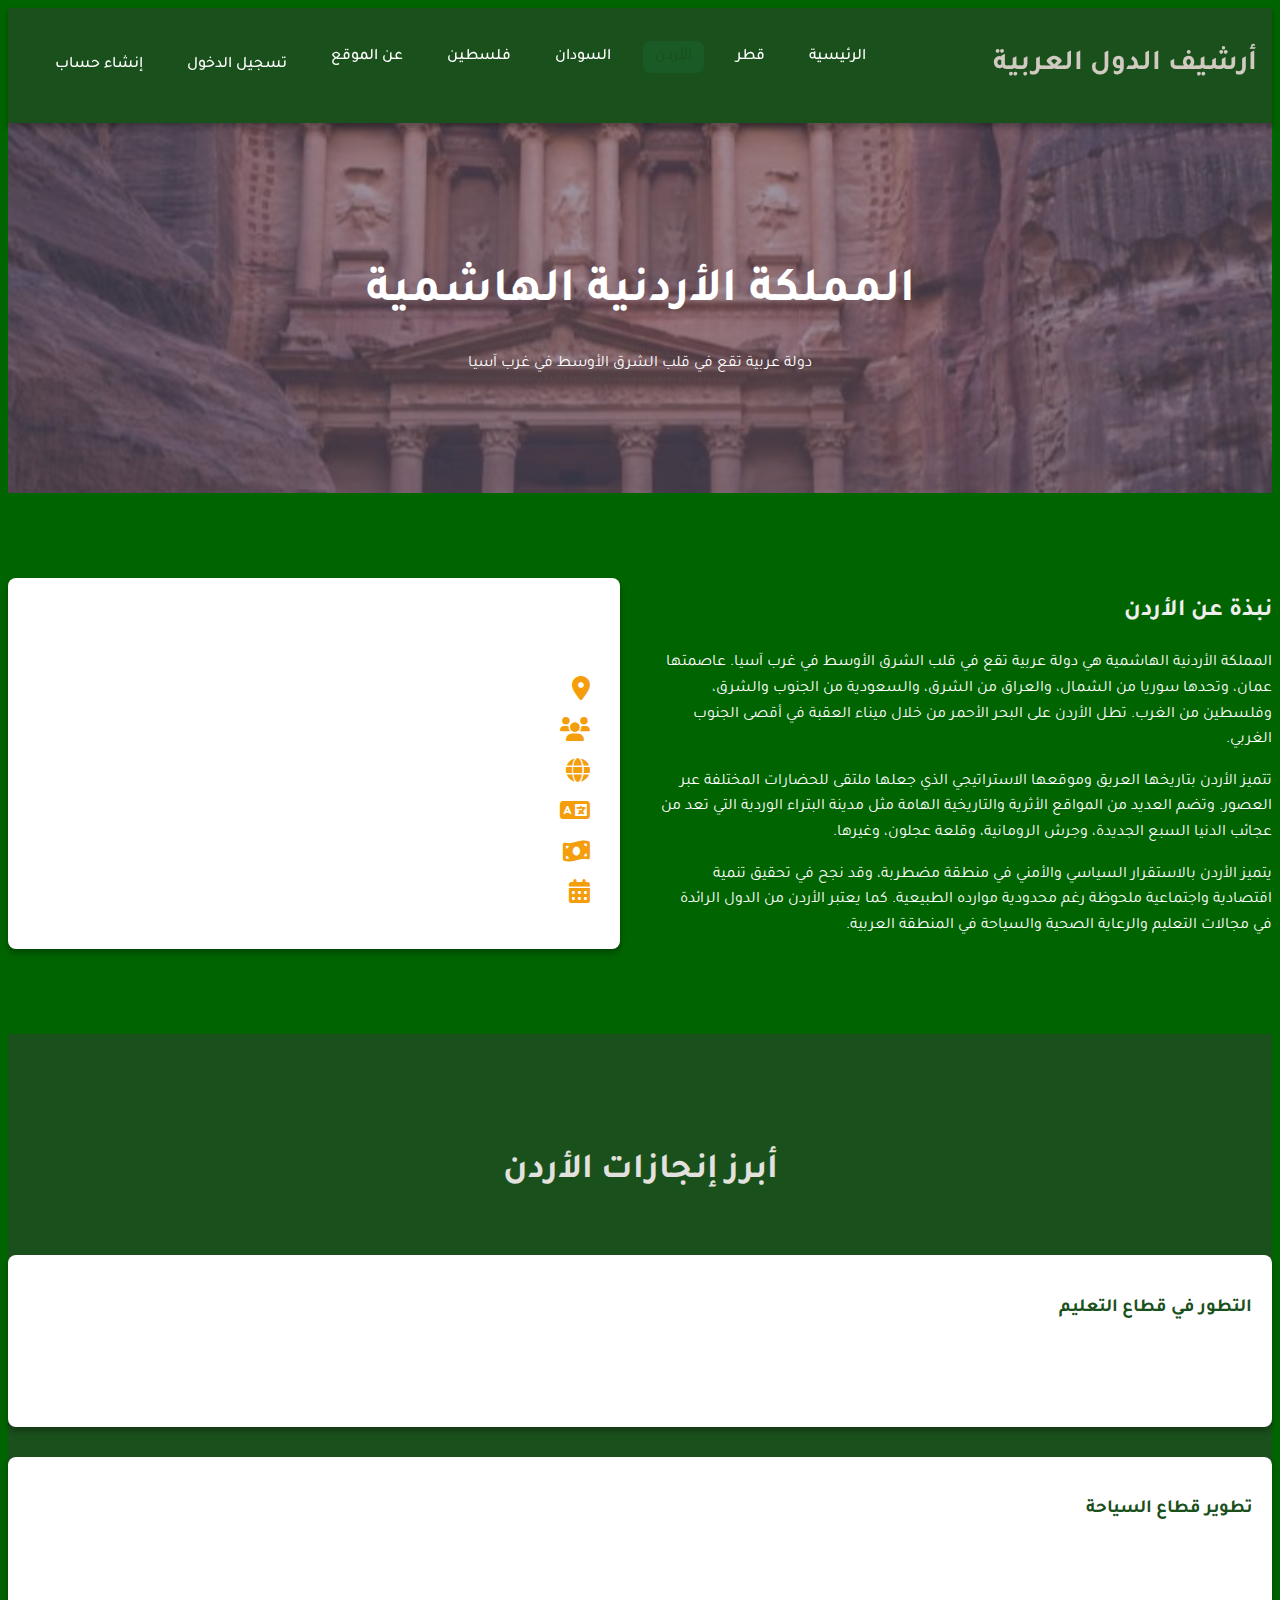
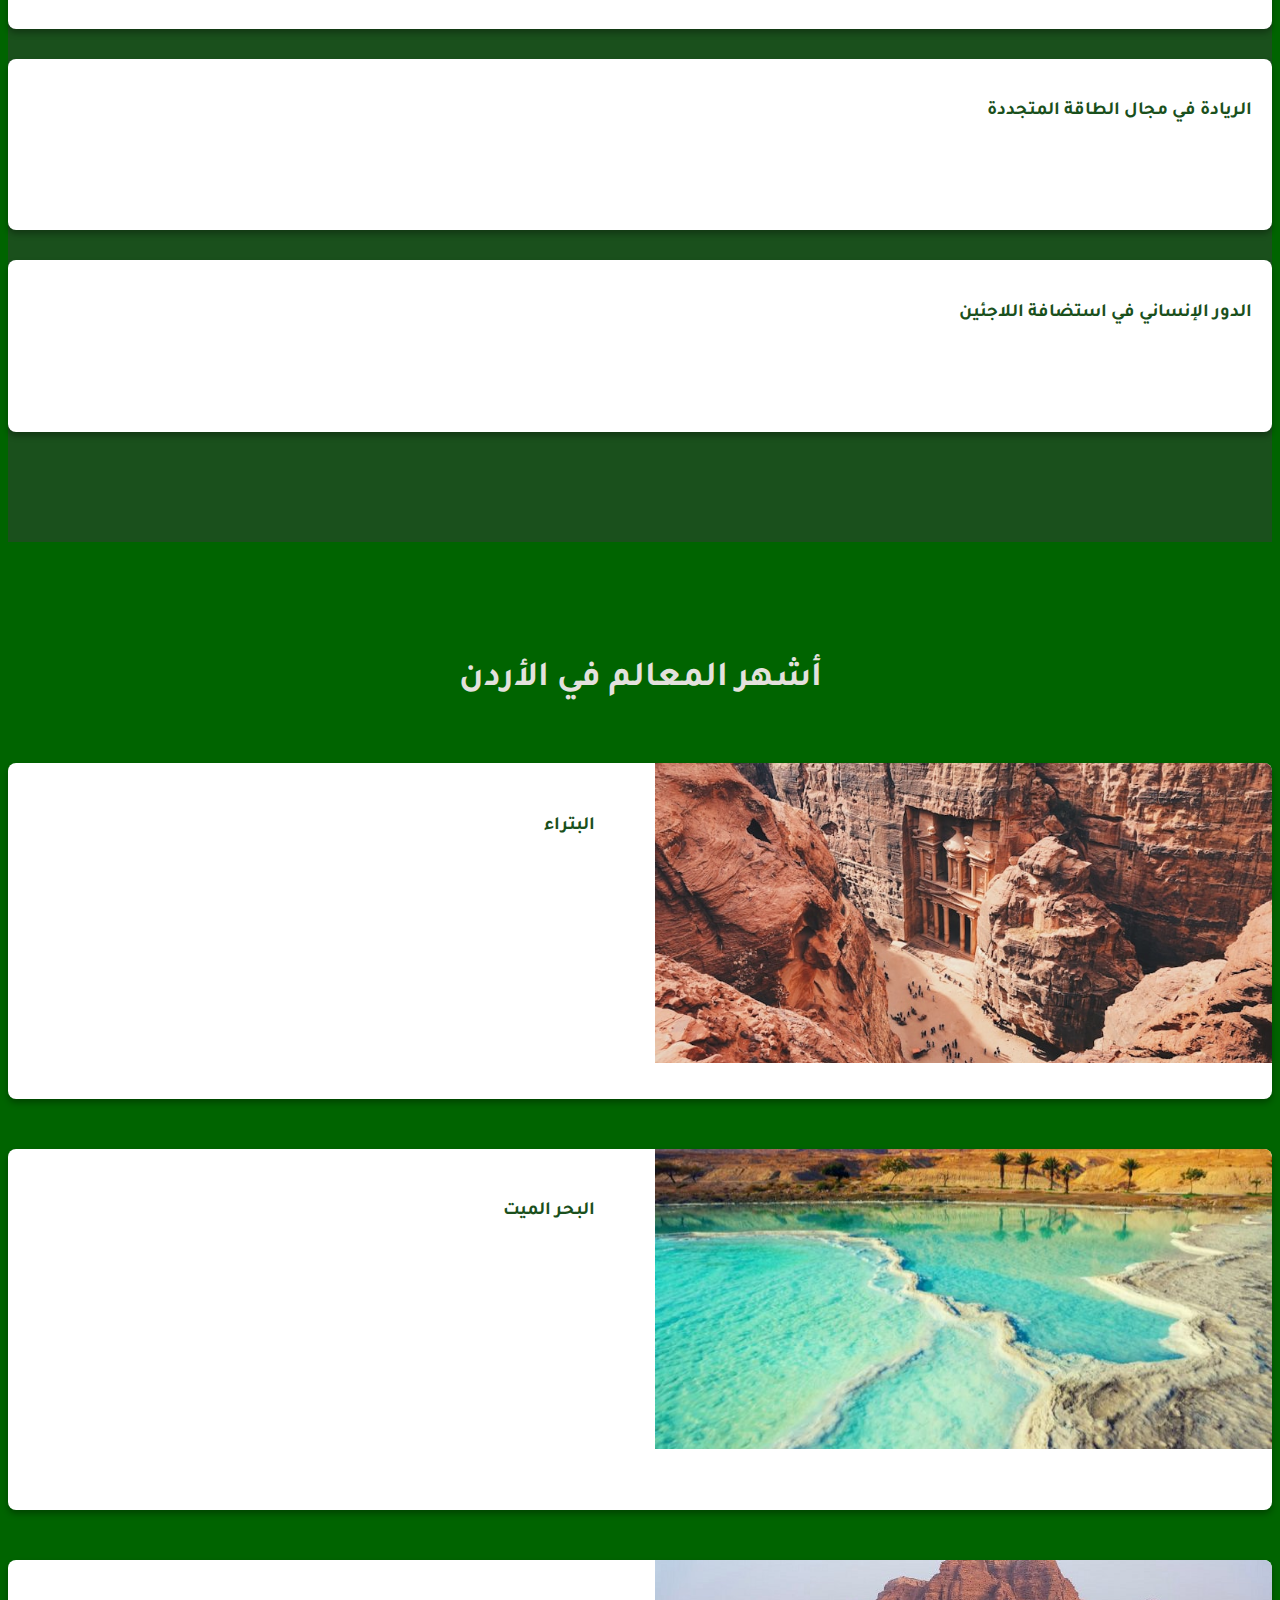
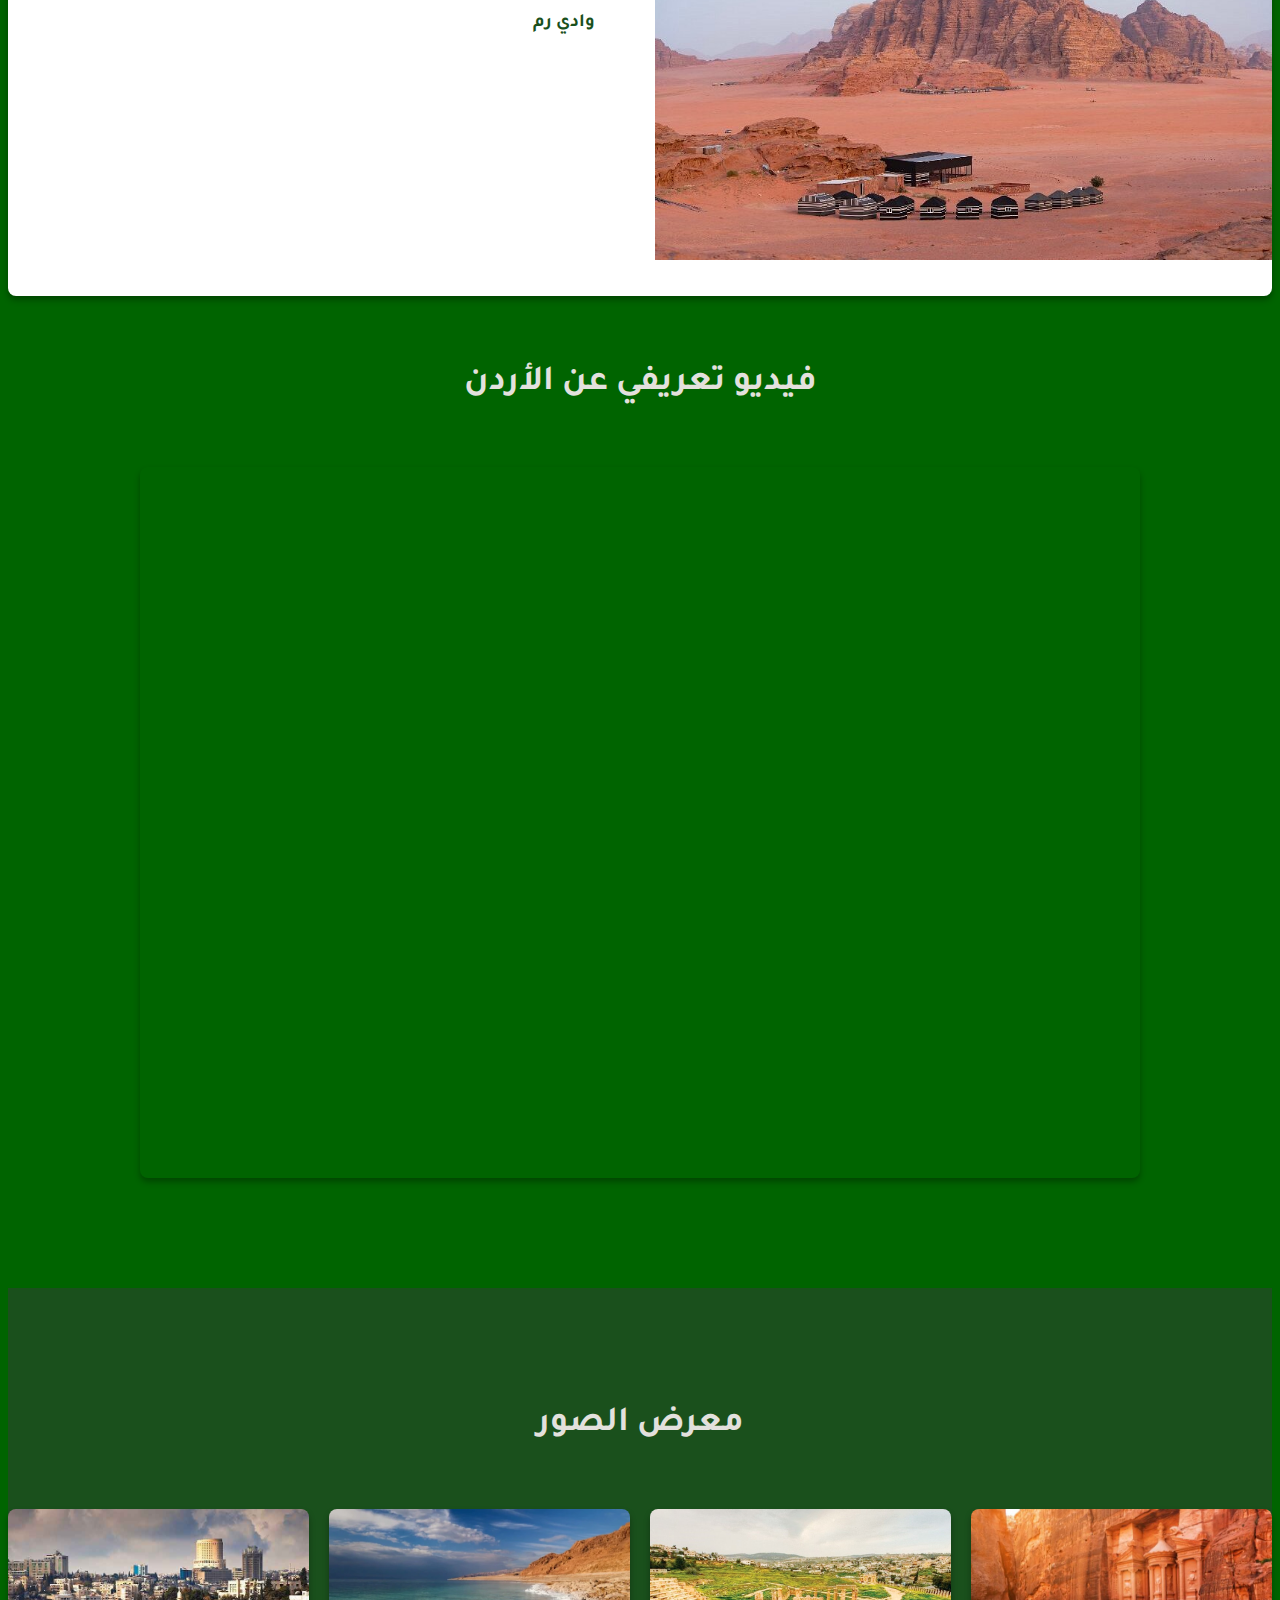
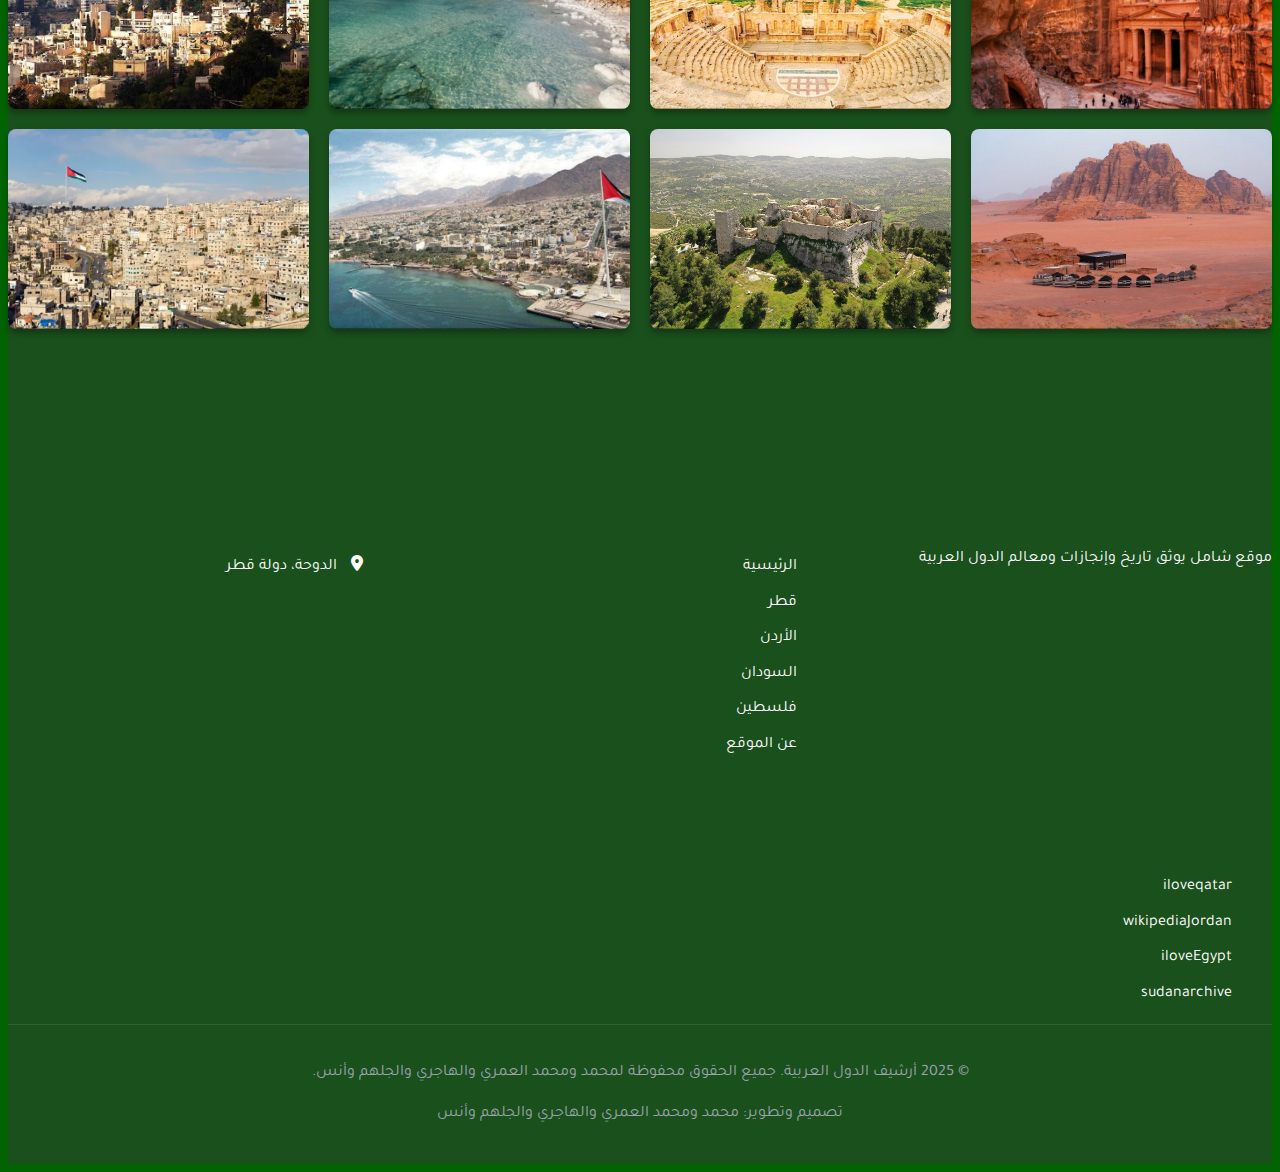
<file: jordan.html>
<!DOCTYPE html>
<html lang="ar" dir="rtl">
<head>
    <meta charset="UTF-8">
    <meta name="viewport" content="width=device-width, initial-scale=1.0">
    <title>الأردن - أرشيف الدول العربية</title>
    <link rel="stylesheet" href="css/style.css">
    <link rel="stylesheet" href="https://cdnjs.cloudflare.com/ajax/libs/font-awesome/6.0.0/css/all.min.css">
    <link rel="preconnect" href="https://fonts.googleapis.com">
    <link rel="preconnect" href="https://fonts.gstatic.com" crossorigin>
    <link href="https://fonts.googleapis.com/css2?family=Tajawal:wght@400;500;700&display=swap" rel="stylesheet">
</head>
<body>
    <header>
        <div class="container">
            <div class="logo">
                <a href="index.html"><h1>أرشيف الدول العربية</h1></a>
            </div>
            <nav>
                <ul>
                    <li><a href="index.html">الرئيسية</a></li>
                    <li><a href="qatar.html">قطر</a></li>
                    <li><a href="jordan.html" class="active">الأردن</a></li>
                    <li><a href="sudan.html">السودان</a></li>
                    <li><a href="palestine.html">فلسطين</a></li>
                    <li><a href="about.html">عن الموقع</a></li>
                    <li><a href="signin.html" id="authLink">تسجيل الدخول</a></li>
                    <li><a href="signup.html" id="signupLink">إنشاء حساب</a></li>
                    <li><a href="profile.html" id="profileLink" style="display: none;">الملف الشخصي</a></li>
                    <li><a href="#" id="logoutLink" style="display: none;" class="logout-btn">تسجيل الخروج</a></li>
                </ul>
            </nav>
        </div>
    </header>

    <section class="country-header" style="background-image: url('images/jordan-header.jpg');">
        <div class="country-header-content">
            <h1>المملكة الأردنية الهاشمية</h1>
            <p>دولة عربية تقع في قلب الشرق الأوسط في غرب آسيا</p>
        </div>
    </section>

    <section class="country-info" id="about-jordan">
        <div class="container">
            <div class="country-info-grid">
                <div class="country-description">
                    <h2>نبذة عن الأردن</h2>
                    <p>المملكة الأردنية الهاشمية هي دولة عربية تقع في قلب الشرق الأوسط في غرب آسيا. عاصمتها عمان، وتحدها سوريا من الشمال، والعراق من الشرق، والسعودية من الجنوب والشرق، وفلسطين من الغرب. تطل الأردن على البحر الأحمر من خلال ميناء العقبة في أقصى الجنوب الغربي.</p>
                    <p>تتميز الأردن بتاريخها العريق وموقعها الاستراتيجي الذي جعلها ملتقى للحضارات المختلفة عبر العصور. وتضم العديد من المواقع الأثرية والتاريخية الهامة مثل مدينة البتراء الوردية التي تعد من عجائب الدنيا السبع الجديدة، وجرش الرومانية، وقلعة عجلون، وغيرها.</p>
                    <p>يتميز الأردن بالاستقرار السياسي والأمني في منطقة مضطربة، وقد نجح في تحقيق تنمية اقتصادية واجتماعية ملحوظة رغم محدودية موارده الطبيعية. كما يعتبر الأردن من الدول الرائدة في مجالات التعليم والرعاية الصحية والسياحة في المنطقة العربية.</p>
                </div>
                <div class="country-stats">
                    <h3>معلومات أساسية</h3>
                    <div class="stat-item">
                        <i class="fas fa-map-marker-alt"></i>
                        <div>
                            <strong>العاصمة:</strong> عمان
                        </div>
                    </div>
                    <div class="stat-item">
                        <i class="fas fa-users"></i>
                        <div>
                            <strong>عدد السكان:</strong> حوالي 11 مليون نسمة (2023)
                        </div>
                    </div>
                    <div class="stat-item">
                        <i class="fas fa-globe"></i>
                        <div>
                            <strong>المساحة:</strong> 89,342 كم²
                        </div>
                    </div>
                    <div class="stat-item">
                        <i class="fas fa-language"></i>
                        <div>
                            <strong>اللغة الرسمية:</strong> العربية
                        </div>
                    </div>
                    <div class="stat-item">
                        <i class="fas fa-money-bill-wave"></i>
                        <div>
                            <strong>العملة:</strong> الدينار الأردني
                        </div>
                    </div>
                    <div class="stat-item">
                        <i class="fas fa-calendar-alt"></i>
                        <div>
                            <strong>اليوم الوطني:</strong> 25 مايو (عيد الاستقلال)
                        </div>
                    </div>
                </div>
            </div>
        </div>
    </section>

    <section class="achievements" id="achievements-jordan">
        <div class="container">
            <h2 class="section-title">أبرز إنجازات الأردن</h2>
            
            <div class="achievement-card">
                <div class="achievement-content">
                    <h3>التطور في قطاع التعليم</h3>
                    <p>حققت الأردن إنجازات كبيرة في مجال التعليم، حيث تعتبر من الدول العربية الرائدة في هذا المجال. وصلت نسبة التعليم في الأردن إلى مستويات عالية، وتمتلك الأردن العديد من الجامعات المرموقة على المستوى الإقليمي. كما تتميز بجودة مخرجات التعليم، حيث يعمل الكثير من الأردنيين في مجالات التدريس والطب والهندسة في مختلف دول العالم.</p>
                </div>
            </div>
            
            <div class="achievement-card">
                <div class="achievement-content">
                    <h3>تطوير قطاع السياحة</h3>
                    <p>نجحت الأردن في تطوير قطاع السياحة ليصبح من أهم مصادر الدخل القومي، حيث تمتلك العديد من المواقع السياحية والأثرية الفريدة مثل البتراء والبحر الميت وجرش ووادي رم. وقد استثمرت الحكومة الأردنية في تطوير البنية التحتية السياحية وتحسين الخدمات المقدمة للسياح، مما ساهم في زيادة أعداد السياح الوافدين إلى المملكة سنوياً.</p>
                </div>
            </div>
            
            <div class="achievement-card">
                <div class="achievement-content">
                    <h3>الريادة في مجال الطاقة المتجددة</h3>
                    <p>اتخذت الأردن خطوات كبيرة في مجال الطاقة المتجددة للتقليل من اعتمادها على استيراد الطاقة. وقد نجحت في إنشاء العديد من مشاريع الطاقة الشمسية وطاقة الرياح، مثل محطة الشمسية في معان ومشروع طاقة الرياح في الطفيلة. وتهدف الأردن إلى زيادة نسبة الطاقة المتجددة في مزيج الطاقة الكلي إلى 20% بحلول عام 2025.</p>
                </div>
            </div>
            
            <div class="achievement-card">
                <div class="achievement-content">
                    <h3>الدور الإنساني في استضافة اللاجئين</h3>
                    <p>قدمت الأردن نموذجاً عالمياً في استضافة اللاجئين من الدول المجاورة التي تعاني من الصراعات، حيث استقبلت ملايين اللاجئين الفلسطينيين والعراقيين والسوريين على مر السنين. وقد وفرت لهم الخدمات الأساسية من تعليم ورعاية صحية وفرص عمل رغم محدودية مواردها، مما أكسبها احتراماً دولياً كبيراً.</p>
                </div>
            </div>
        </div>
    </section>

    <section class="places" id="places-jordan">
        <div class="container">
            <h2 class="section-title">أشهر المعالم في الأردن</h2>
            
            <div class="place-card">
                <div class="place-image" style="background-image: url('images/jordan-petra.jpg');"></div>
                <div class="place-content">
                    <h3>البتراء</h3>
                    <p>تعد البتراء من أشهر المواقع الأثرية في العالم وأحد عجائب الدنيا السبع الجديدة. تقع في محافظة معان جنوب الأردن، وهي مدينة أثرية نحتت في الصخر الوردي من قبل الأنباط قبل أكثر من 2000 عام. تشتهر البتراء بواجهتها المعروفة باسم "الخزنة" التي تظهر عند نهاية ممر ضيق يسمى "السيق".</p>
                    <p>تضم البتراء العديد من المعالم الأثرية المذهلة مثل المسرح الروماني، والدير، والقصور الملكية، والمعابد، والمقابر المنحوتة في الصخر. وقد تم تصنيفها كموقع للتراث العالمي من قبل اليونسكو عام 1985، وتعتبر الوجهة السياحية الأولى في الأردن.</p>
                </div>
            </div>
            
            <div class="place-card">
                <div class="place-image" style="background-image: url('images/jordan-dead-sea.jpg');"></div>
                <div class="place-content">
                    <h3>البحر الميت</h3>
                    <p>يعتبر البحر الميت أخفض نقطة على سطح الأرض، حيث يقع على ارتفاع 430 متراً تحت مستوى سطح البحر. يقع على الحدود بين الأردن وفلسطين، ويتميز بنسبة ملوحة عالية جداً تصل إلى 33.7%، مما يجعل الغوص فيه مستحيلاً ويسمح للإنسان بالطفو على سطحه بسهولة.</p>
                    <p>يشتهر البحر الميت بخصائصه العلاجية، حيث تحتوي مياهه وطينه على معادن وأملاح مفيدة لعلاج العديد من الأمراض الجلدية والروماتيزمية. وقد أصبح وجهة سياحية علاجية عالمية، حيث تنتشر على شواطئه المنتجعات والفنادق الفاخرة التي تقدم العلاجات الطبيعية والاستشفائية.</p>
                </div>
            </div>
            
            <div class="place-card">
                <div class="place-image" style="background-image: url('images/jordan-wadi-rum.jpg');"></div>
                <div class="place-content">
                    <h3>وادي رم</h3>
                    <p>يعرف وادي رم أيضاً باسم "وادي القمر" نظراً لتشابه تضاريسه مع سطح القمر. يقع في جنوب الأردن بالقرب من الحدود مع السعودية، ويتميز بمناظره الطبيعية الخلابة من جبال وصخور حمراء وكثبان رملية وممرات ضيقة.</p>
                    <p>يعتبر وادي رم من أهم الوجهات السياحية في الأردن، حيث يقصده محبو المغامرات لممارسة أنشطة مثل تسلق الصخور، والتخييم في الصحراء، وركوب الجمال، ومشاهدة النجوم ليلاً. كما تم تصوير العديد من الأفلام العالمية فيه مثل "لورنس العرب" و"المريخي". وقد تم تصنيفه كموقع للتراث العالمي من قبل اليونسكو عام 2011.</p>
                </div>
            </div>
        </div>
        
        <div class="video-section">
            <h3 class="section-title">فيديو تعريفي عن الأردن</h3>
            <div class="video-container">
                <iframe width="100%" height="500" src="https://www.youtube.com/embed/GrIedO5wjlo" frameborder="0" allow="accelerometer; autoplay; clipboard-write; encrypted-media; gyroscope; picture-in-picture" allowfullscreen></iframe>
            </div>
        </div>
    </section>

    <section class="photo-gallery" id="gallery-jordan">
        <div class="container">
            <h2 class="section-title">معرض الصور</h2>
            <div class="gallery-grid">
                <div class="gallery-item">
                    <img src="images/jordan-gallery-1.jpg" alt="البتراء">
                    <div class="gallery-caption">مدينة البتراء الوردية</div>
                </div>
                <div class="gallery-item">
                    <img src="images/jordan-gallery-2.jpg" alt="جرش">
                    <div class="gallery-caption">آثار جرش الرومانية</div>
                </div>
                <div class="gallery-item">
                    <img src="images/jordan-gallery-3.jpg" alt="البحر الميت">
                    <div class="gallery-caption">البحر الميت</div>
                </div>
                <div class="gallery-item">
                    <img src="images/jordan-gallery-4.jpg" alt="عمان">
                    <div class="gallery-caption">العاصمة عمان</div>
                </div>
                <div class="gallery-item">
                    <img src="images/jordan-gallery-5.jpg" alt="وادي رم">
                    <div class="gallery-caption">وادي رم</div>
                </div>
                <div class="gallery-item">
                    <img src="images/jordan-gallery-6.jpg" alt="قلعة عجلون">
                    <div class="gallery-caption">قلعة عجلون</div>
                </div>
                <div class="gallery-item">
                    <img src="images/jordan-gallery-7.jpg" alt="العقبة">
                    <div class="gallery-caption">مدينة العقبة</div>
                </div>
                <div class="gallery-item">
                    <img src="images/jordan-gallery-8.jpg" alt="أم قيس">
                    <div class="gallery-caption">أم قيس الأثرية</div>
                </div>
            </div>
        </div>
    </section>

    <footer>
        <div class="container">
            <div class="footer-content">
                <div class="footer-logo">
                    <h3>أرشيف الدول العربية</h3>
                    <p>موقع شامل يوثق تاريخ وإنجازات ومعالم الدول العربية</p>
                </div>
                <div class="footer-links">
                    <h4>روابط سريعة</h4>
                    <ul>
                        <li><a href="index.html">الرئيسية</a></li>
                        <li><a href="qatar.html">قطر</a></li>
                        <li><a href="jordan.html">الأردن</a></li>
                        <li><a href="sudan.html">السودان</a></li>
                        <li><a href="palestine.html">فلسطين</a></li>
                        <li><a href="about.html">عن الموقع</a></li>
                    </ul>
                </div>
                <div class="footer-contact">
                    <h4>تواصل معنا</h4>
                    <ul>
                        <li><i class="fas fa-map-marker-alt"></i> الدوحة، دولة قطر</li>
                    </ul>
                </div>
            </div>
            <div class="footer-links">
                <ul>
                    <h4>مصادر ومراجع</h4>
                    <li><a href="https://www.iloveqatar.net/">iloveqatar</a></li>
                    <li><a href="https://en.wikipedia.org/wiki/Jordan">wikipediaJordan</a></li>
                    <li><a href="https://iloveegypt.com/">iloveEgypt</a></li>
                    <li><a href="https://sudanarchive.net/?a=p&p=home">sudanarchive</a></li>
                </ul>
            </div>
            </div>
            <div class="footer-bottom">
               <p>&copy; 2025 أرشيف الدول العربية. جميع الحقوق محفوظة لمحمد ومحمد العمري والهاجري والجلهم وأنس.</p>
                <p>تصميم وتطوير: محمد ومحمد العمري والهاجري والجلهم وأنس</p>
            </div>
        </div>
    </footer>

    <script src="js/main.js"></script>
    <script src="js/auth.js"></script>
    <script src="js/favorites.js"></script>
</body>
</html>
</file>
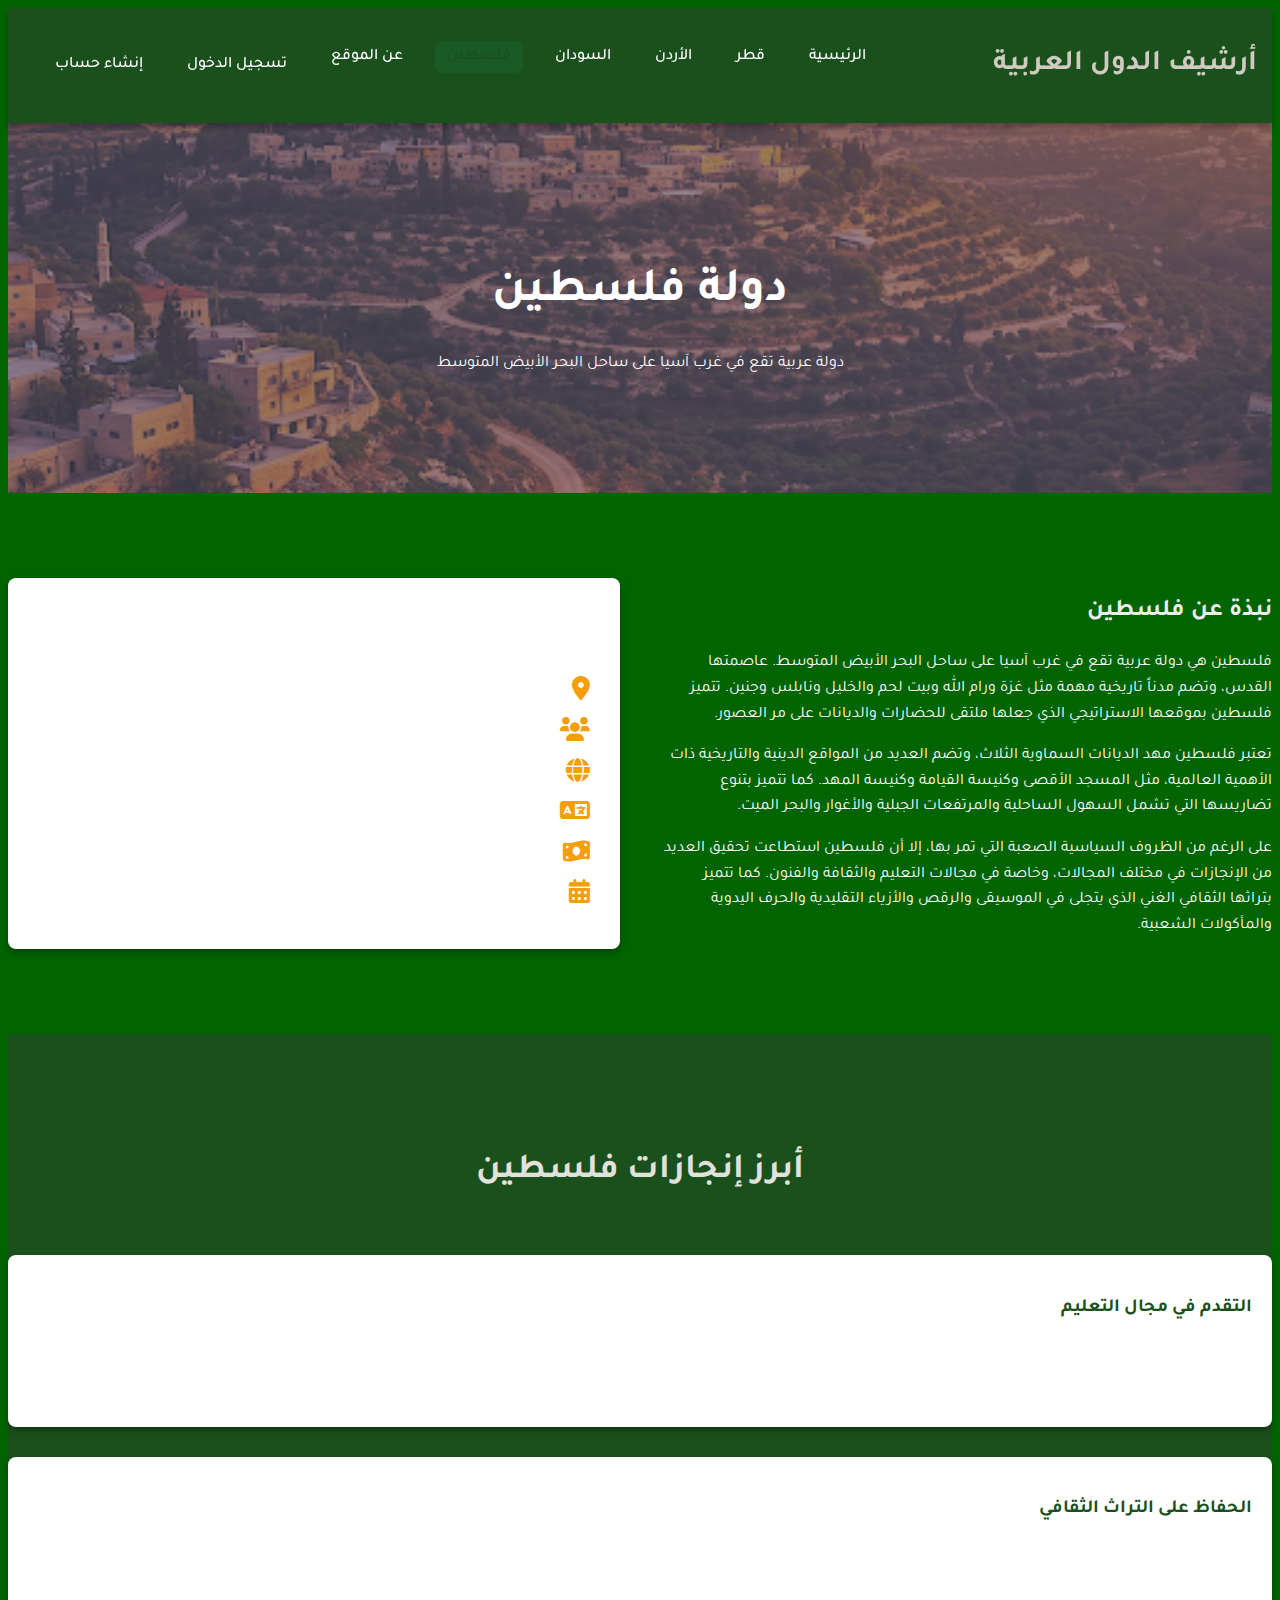
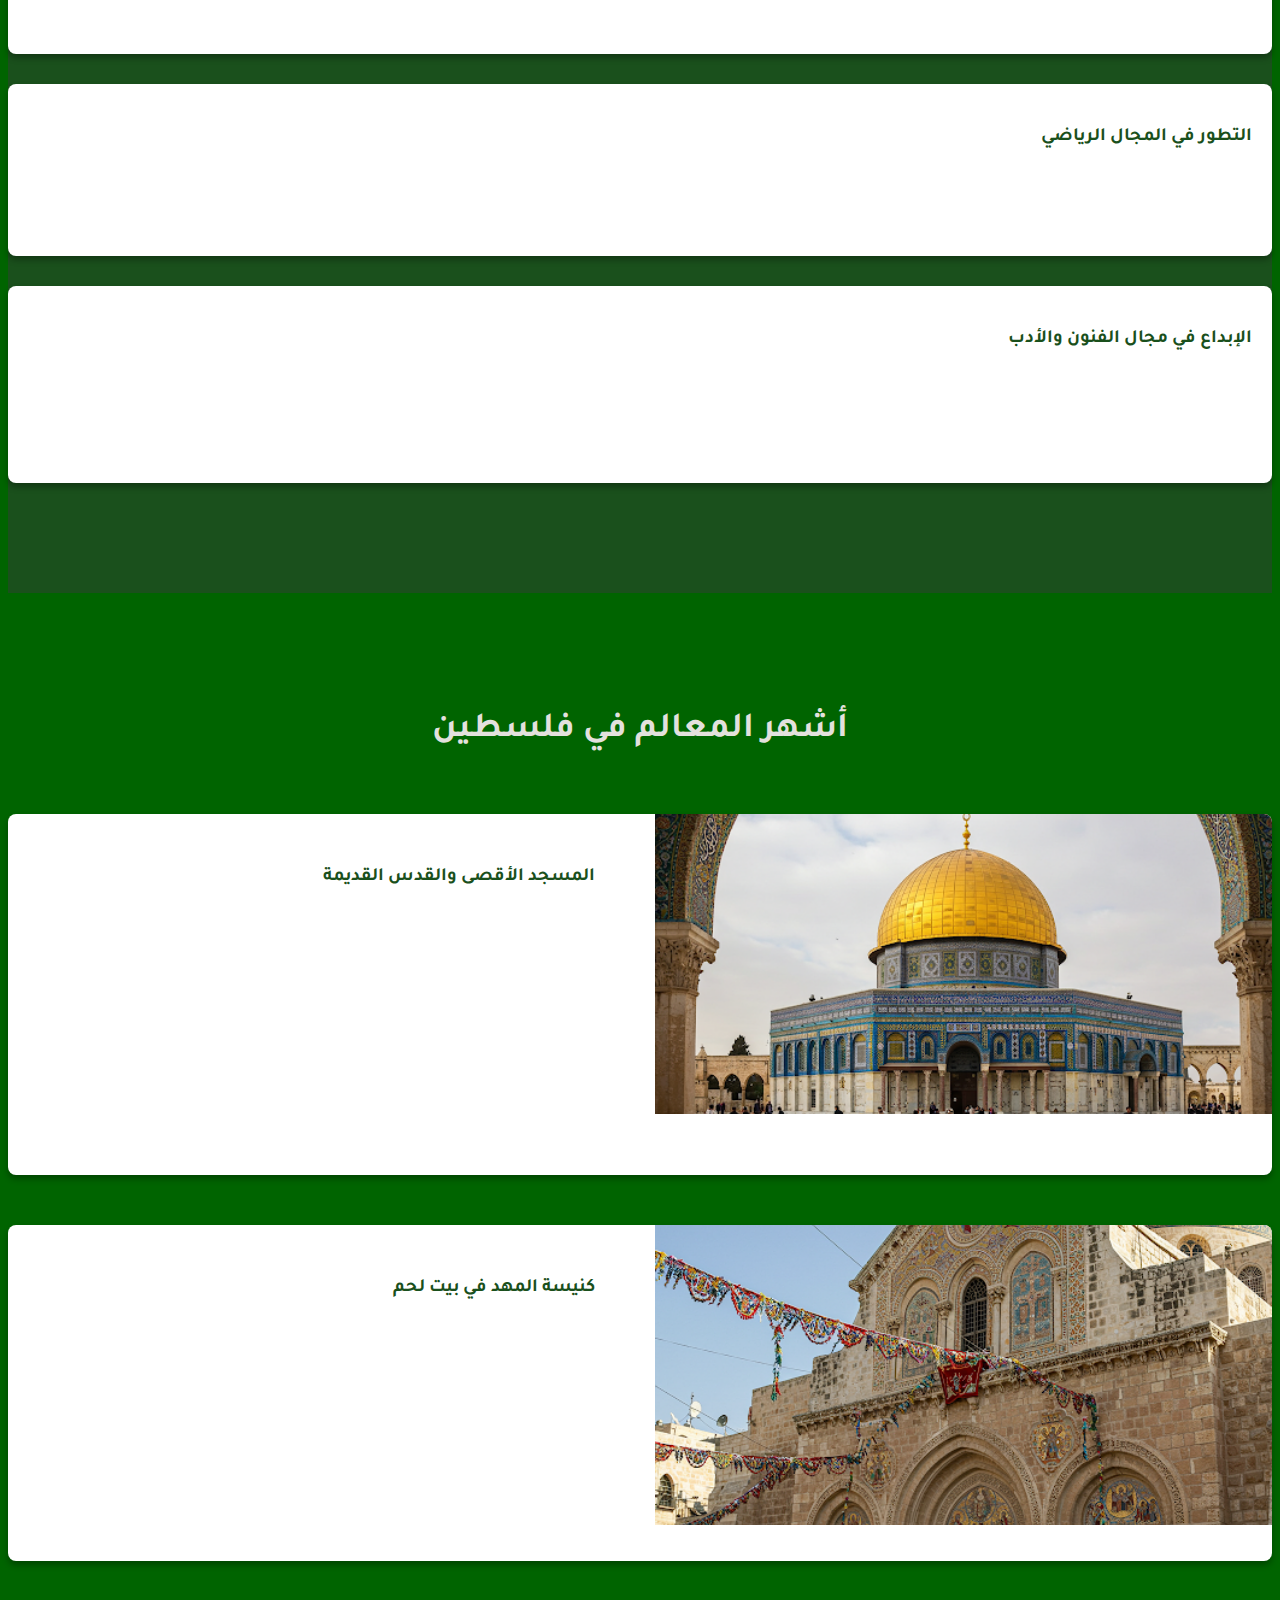
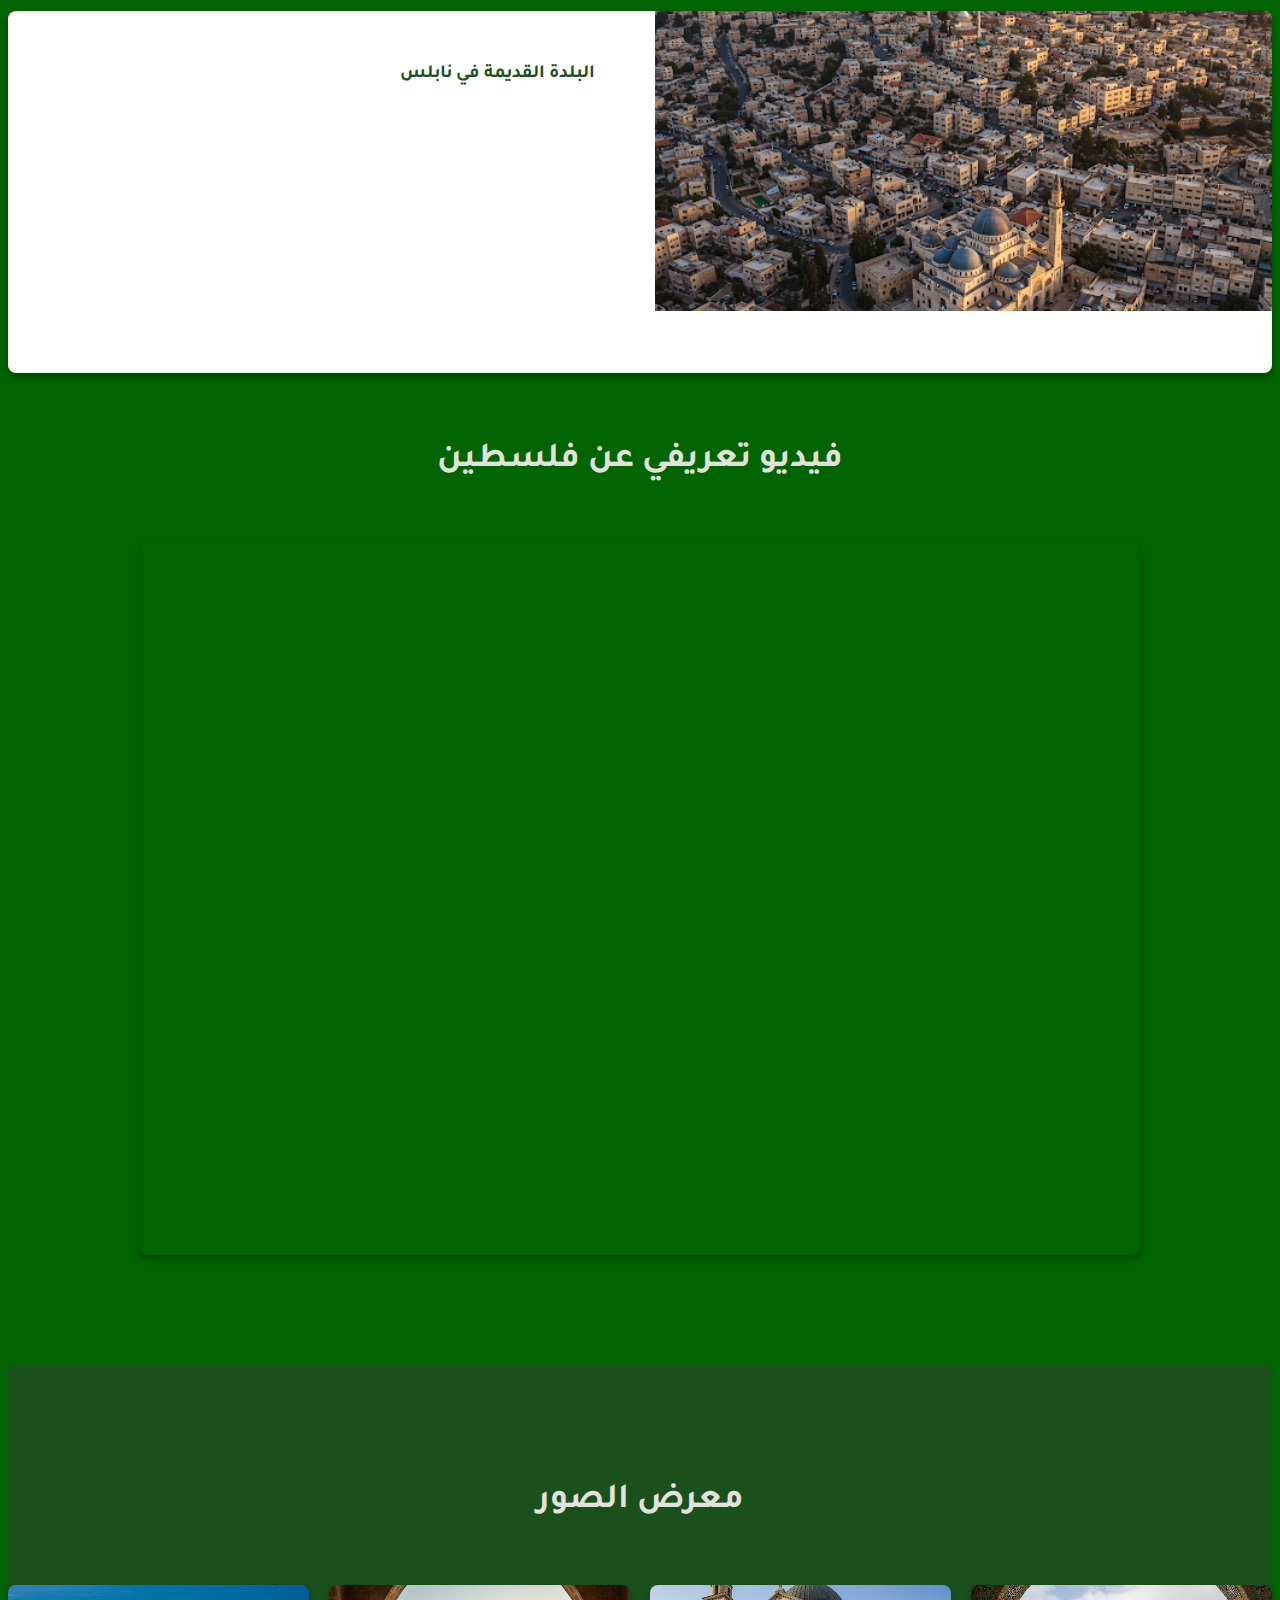
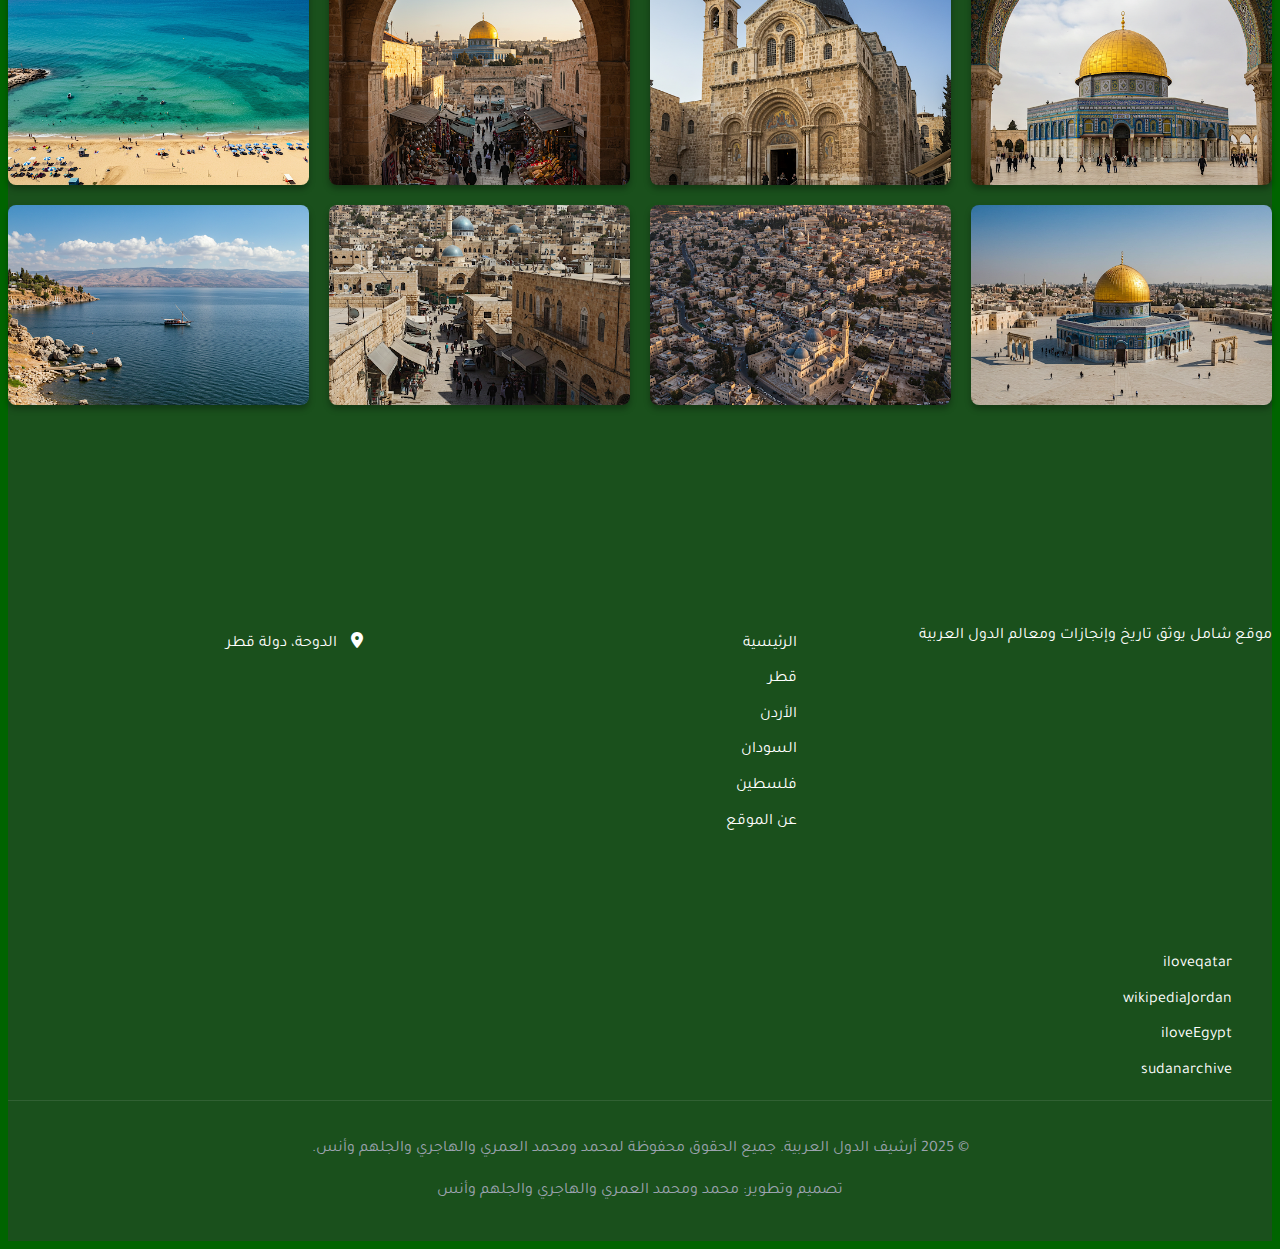
<file: palestine.html>
<!DOCTYPE html>
<html lang="ar" dir="rtl">
<head>
    <meta charset="UTF-8">
    <meta name="viewport" content="width=device-width, initial-scale=1.0">
    <title>فلسطين - أرشيف الدول العربية</title>
    <link rel="stylesheet" href="css/style.css">
    <link rel="stylesheet" href="https://cdnjs.cloudflare.com/ajax/libs/font-awesome/6.0.0/css/all.min.css">
    <link rel="preconnect" href="https://fonts.googleapis.com">
    <link rel="preconnect" href="https://fonts.gstatic.com" crossorigin>
    <link href="https://fonts.googleapis.com/css2?family=Tajawal:wght@400;500;700&display=swap" rel="stylesheet">
</head>
<body>
    <header>
        <div class="container">
            <div class="logo">
                <a href="index.html"><h1>أرشيف الدول العربية</h1></a>
            </div>
            <nav>
                <ul>
                    <li><a href="index.html">الرئيسية</a></li>
                    <li><a href="qatar.html">قطر</a></li>
                    <li><a href="jordan.html">الأردن</a></li>
                    <li><a href="sudan.html">السودان</a></li>
                    <li><a href="palestine.html" class="active">فلسطين</a></li>
                    <li><a href="about.html">عن الموقع</a></li>
                    <li><a href="signin.html" id="authLink">تسجيل الدخول</a></li>
                    <li><a href="signup.html" id="signupLink">إنشاء حساب</a></li>
                    <li><a href="profile.html" id="profileLink" style="display: none;">الملف الشخصي</a></li>
                    <li><a href="#" id="logoutLink" style="display: none;" class="logout-btn">تسجيل الخروج</a></li>
                </ul>
            </nav>
        </div>
    </header>

    <section class="country-header" style="background-image: url('images/palestine-header.jpg');">
        <div class="country-header-content">
            <h1>دولة فلسطين</h1>
            <p>دولة عربية تقع في غرب آسيا على ساحل البحر الأبيض المتوسط</p>
        </div>
    </section>

    <section class="country-info" id="about-palestine">
        <div class="container">
            <div class="country-info-grid">
                <div class="country-description">
                    <h2>نبذة عن فلسطين</h2>
                    <p>فلسطين هي دولة عربية تقع في غرب آسيا على ساحل البحر الأبيض المتوسط. عاصمتها القدس، وتضم مدناً تاريخية مهمة مثل غزة ورام الله وبيت لحم والخليل ونابلس وجنين. تتميز فلسطين بموقعها الاستراتيجي الذي جعلها ملتقى للحضارات والديانات على مر العصور.</p>
                    <p>تعتبر فلسطين مهد الديانات السماوية الثلاث، وتضم العديد من المواقع الدينية والتاريخية ذات الأهمية العالمية، مثل المسجد الأقصى وكنيسة القيامة وكنيسة المهد. كما تتميز بتنوع تضاريسها التي تشمل السهول الساحلية والمرتفعات الجبلية والأغوار والبحر الميت.</p>
                    <p>على الرغم من الظروف السياسية الصعبة التي تمر بها، إلا أن فلسطين استطاعت تحقيق العديد من الإنجازات في مختلف المجالات، وخاصة في مجالات التعليم والثقافة والفنون. كما تتميز بتراثها الثقافي الغني الذي يتجلى في الموسيقى والرقص والأزياء التقليدية والحرف اليدوية والمأكولات الشعبية.</p>
                </div>
                <div class="country-stats">
                    <h3>معلومات أساسية</h3>
                    <div class="stat-item">
                        <i class="fas fa-map-marker-alt"></i>
                        <div>
                            <strong>العاصمة:</strong> القدس
                        </div>
                    </div>
                    <div class="stat-item">
                        <i class="fas fa-users"></i>
                        <div>
                            <strong>عدد السكان:</strong> حوالي 5.3 مليون نسمة (2023)
                        </div>
                    </div>
                    <div class="stat-item">
                        <i class="fas fa-globe"></i>
                        <div>
                            <strong>المساحة:</strong> 6,220 كم²
                        </div>
                    </div>
                    <div class="stat-item">
                        <i class="fas fa-language"></i>
                        <div>
                            <strong>اللغة الرسمية:</strong> العربية
                        </div>
                    </div>
                    <div class="stat-item">
                        <i class="fas fa-money-bill-wave"></i>
                        <div>
                            <strong>العملة:</strong> الشيكل , الدينار الأردني
                        </div>
                    </div>
                    <div class="stat-item">
                        <i class="fas fa-calendar-alt"></i>
                        <div>
                            <strong>اليوم الوطني:</strong> 15 نوفمبر (إعلان الاستقلال)
                        </div>
                    </div>
                </div>
            </div>
        </div>
    </section>

    <section class="achievements" id="achievements-palestine">
        <div class="container">
            <h2 class="section-title">أبرز إنجازات فلسطين</h2>
            
            <div class="achievement-card">
                <div class="achievement-content">
                    <h3>التقدم في مجال التعليم</h3>
                    <p>حققت فلسطين إنجازات كبيرة في مجال التعليم، حيث تعتبر من الدول العربية ذات أعلى معدلات التعليم والقراءة والكتابة. وقد تم إنشاء العديد من الجامعات الفلسطينية المرموقة مثل جامعة بيرزيت وجامعة النجاح الوطنية وجامعة القدس. كما تميز الفلسطينيون في المجالات العلمية والأكاديمية المختلفة، وحصل العديد منهم على جوائز وشهادات دولية مرموقة.</p>
                </div>
            </div>
            
            <div class="achievement-card">
                <div class="achievement-content">
                    <h3>الحفاظ على التراث الثقافي</h3>
                    <p>نجحت فلسطين في الحفاظ على تراثها الثقافي الغني رغم كل التحديات، من خلال إنشاء المتاحف والمراكز الثقافية وتنظيم المهرجانات والفعاليات التي تحتفي بالتراث الفلسطيني. كما تم توثيق وإحياء الفنون الشعبية الفلسطينية مثل الدبكة والتطريز والخزف والزجاج المنفوخ. وقد تم تسجيل العديد من عناصر التراث الفلسطيني ضمن قائمة التراث العالمي لليونسكو، مثل كنيسة المهد في بيت لحم والبلدة القديمة في الخليل.</p>
                </div>
            </div>
            
            <div class="achievement-card">
                <div class="achievement-content">
                    <h3>التطور في المجال الرياضي</h3>
                    <p>حققت فلسطين تقدماً ملحوظاً في المجال الرياضي، حيث تم الاعتراف باللجنة الأولمبية الفلسطينية والاتحاد الفلسطيني لكرة القدم من قبل الهيئات الدولية. وقد شاركت فلسطين في العديد من البطولات الدولية والإقليمية، وحققت نتائج مشرفة رغم الظروف الصعبة. كما برز العديد من الرياضيين الفلسطينيين في مختلف الألعاب الرياضية على المستوى العالمي.</p>
                </div>
            </div>
            
            <div class="achievement-card">
                <div class="achievement-content">
                    <h3>الإبداع في مجال الفنون والأدب</h3>
                    <p>تميزت فلسطين بإنتاجها الفني والأدبي الغزير والمتميز، حيث برز العديد من الشعراء والكتاب والفنانين الفلسطينيين على المستوى العربي والعالمي، مثل محمود درويش وغسان كنفاني وإدوارد سعيد وإميل حبيبي. كما تطورت السينما الفلسطينية وحققت حضوراً مميزاً في المهرجانات السينمائية العالمية، وبرزت الفنون التشكيلية الفلسطينية التي تعبر عن هوية وقضايا الشعب الفلسطيني.</p>
                </div>
            </div>
        </div>
    </section>

    <section class="places" id="places-palestine">
        <div class="container">
            <h2 class="section-title">أشهر المعالم في فلسطين</h2>
            
            <div class="place-card">
                <div class="place-image" style="background-image: url('images/palestine-aqsa.jpg');"></div>
                <div class="place-content">
                    <h3>المسجد الأقصى والقدس القديمة</h3>
                    <p>يعتبر المسجد الأقصى وقبة الصخرة من أهم المعالم الدينية والتاريخية في فلسطين والعالم الإسلامي. يقع المسجد الأقصى في البلدة القديمة بالقدس، ويضم ساحة واسعة تحتوي على العديد من المباني والمصليات، أبرزها قبة الصخرة ذات القبة الذهبية المميزة.</p>
                    <p>تعتبر البلدة القديمة في القدس من أهم المواقع التاريخية في العالم، وقد تم تسجيلها ضمن قائمة التراث العالمي لليونسكو. تضم البلدة القديمة العديد من المعالم الدينية والتاريخية المهمة للديانات السماوية الثلاث، مثل كنيسة القيامة وحائط البراق والمسجد الأقصى، بالإضافة إلى الأسواق التقليدية والأزقة التاريخية.</p>
                </div>
            </div>
            
            <div class="place-card">
                <div class="place-image" style="background-image: url('images/palestine-bethlehem.jpg');"></div>
                <div class="place-content">
                    <h3>كنيسة المهد في بيت لحم</h3>
                    <p>تعد كنيسة المهد من أقدم الكنائس في العالم، وتقع في مدينة بيت لحم جنوب القدس. بنيت الكنيسة فوق المغارة التي يعتقد أنها مكان ولادة السيد المسيح عليه السلام، وتعتبر من أهم المواقع المسيحية المقدسة في العالم.</p>
                    <p>تتميز كنيسة المهد بتصميمها المعماري الفريد الذي يجمع بين الطرز البيزنطية والرومانية والأرمنية، وتضم العديد من الأعمدة والفسيفساء والأيقونات النادرة. وقد تم تسجيل الكنيسة ضمن قائمة التراث العالمي لليونسكو عام 2012، وتعتبر وجهة سياحية ودينية مهمة يقصدها آلاف الزوار سنوياً، وخاصة خلال احتفالات عيد الميلاد.</p>
                </div>
            </div>
            
            <div class="place-card">
                <div class="place-image" style="background-image: url('images/palestine-nablus.jpg');"></div>
                <div class="place-content">
                    <h3>البلدة القديمة في نابلس</h3>
                    <p>تعتبر البلدة القديمة في نابلس من أجمل المدن التاريخية في فلسطين، وتقع في شمال الضفة الغربية. تتميز البلدة القديمة بمبانيها التاريخية المبنية من الحجر، وأزقتها الضيقة، وأسواقها التقليدية، وحماماتها العثمانية، ومساجدها العريقة.</p>
                    <p>تشتهر نابلس بصناعاتها التقليدية، وخاصة صناعة الصابون النابلسي الشهير المصنوع من زيت الزيتون، والحلويات الشرقية مثل الكنافة النابلسية. كما تضم البلدة القديمة العديد من المعالم التاريخية مثل الجامع الكبير (الجامع النصر) الذي يعود تاريخه إلى العصر المملوكي، وخان التجار، وقصر النمر، والحمامات العثمانية مثل حمام الشفاء وحمام الدرج.</p>
                </div>
            </div>
        </div>
        
        <div class="video-section">
            <h3 class="section-title">فيديو تعريفي عن فلسطين</h3>
            <div class="video-container">
                <iframe width="100%" height="500" src="https://www.youtube.com/embed/icueyozDkdc" frameborder="0" allow="accelerometer; autoplay; clipboard-write; encrypted-media; gyroscope; picture-in-picture" allowfullscreen></iframe>
            </div>
        </div>
    </section>
            </div>
    
        </div>
    
    </body>
    </html>
    
    <section class="photo-gallery" id="gallery-palestine">
        <div class="container">
            <h2 class="section-title">معرض الصور</h2>
            <div class="gallery-grid">
                <div class="gallery-item">
                    <img src="images/palestine-gallery-1.jpg" alt="قبة الصخرة">
                    <div class="gallery-caption">قبة الصخرة في القدس</div>
                </div>
                <div class="gallery-item">
                    <img src="images/palestine-gallery-2.jpg" alt="كنيسة المهد">
                    <div class="gallery-caption">كنيسة المهد في بيت لحم</div>
                </div>
                <div class="gallery-item">
                    <img src="images/palestine-gallery-3.jpg" alt="البلدة القديمة في القدس">
                    <div class="gallery-caption">البلدة القديمة في القدس</div>
                </div>
                <div class="gallery-item">
                    <img src="images/palestine-gallery-4.jpg" alt="شاطئ غزة">
                    <div class="gallery-caption">شاطئ غزة</div>
                </div>
                <div class="gallery-item">
                    <img src="images/palestine-gallery-5.jpg" alt="المسجد الأقصى">
                    <div class="gallery-caption">المسجد الأقصى</div>
                </div>
                <div class="gallery-item">
                    <img src="images/palestine-gallery-6.jpg" alt="مدينة نابلس">
                    <div class="gallery-caption">مدينة نابلس</div>
                </div>
                <div class="gallery-item">
                    <img src="images/palestine-gallery-7.jpg" alt="مدينة الخليل">
                    <div class="gallery-caption">مدينة الخليل</div>
                </div>
                <div class="gallery-item">
                    <img src="images/palestine-gallery-8.jpg" alt="بحيرة طبريا">
                    <div class="gallery-caption">بحيرة طبريا</div>
                </div>
            </div>
        </div>
    </section>

    <footer>
        <div class="container">
            <div class="footer-content">
                <div class="footer-logo">
                    <h3>أرشيف الدول العربية</h3>
                    <p>موقع شامل يوثق تاريخ وإنجازات ومعالم الدول العربية</p>
                </div>
                <div class="footer-links">
                    <h4>روابط سريعة</h4>
                    <ul>
                        <li><a href="index.html">الرئيسية</a></li>
                        <li><a href="qatar.html">قطر</a></li>
                        <li><a href="jordan.html">الأردن</a></li>
                        <li><a href="sudan.html">السودان</a></li>
                        <li><a href="palestine.html">فلسطين</a></li>
                        <li><a href="about.html">عن الموقع</a></li>
                    </ul>
                </div>
                <div class="footer-contact">
                    <h4>تواصل معنا</h4>
                    <ul>
                        <li><i class="fas fa-map-marker-alt"></i> الدوحة، دولة قطر</li>
                    </ul>
                </div>
            </div>
            <div class="footer-links">
                <ul>
                    <h4>مصادر ومراجع</h4>

                    <li><a href="https://www.iloveqatar.net/">iloveqatar</a></li>
                    <li><a href="https://en.wikipedia.org/wiki/Jordan">wikipediaJordan</a></li>
                    <li><a href="https://iloveegypt.com/">iloveEgypt</a></li>
                    <li><a href="https://sudanarchive.net/?a=p&p=home">sudanarchive</a></li>
                </ul>
            </div>
            </div>
            <div class="footer-bottom">
             <p>&copy; 2025 أرشيف الدول العربية. جميع الحقوق محفوظة لمحمد ومحمد العمري والهاجري والجلهم وأنس.</p>
                <p>تصميم وتطوير: محمد ومحمد العمري والهاجري والجلهم وأنس</p>
            </div>
        </div>
    </footer>

    <script src="js/main.js"></script>
    <script src="js/auth.js"></script>
    <script src="js/favorites.js"></script>
</body>
</html>
</file>
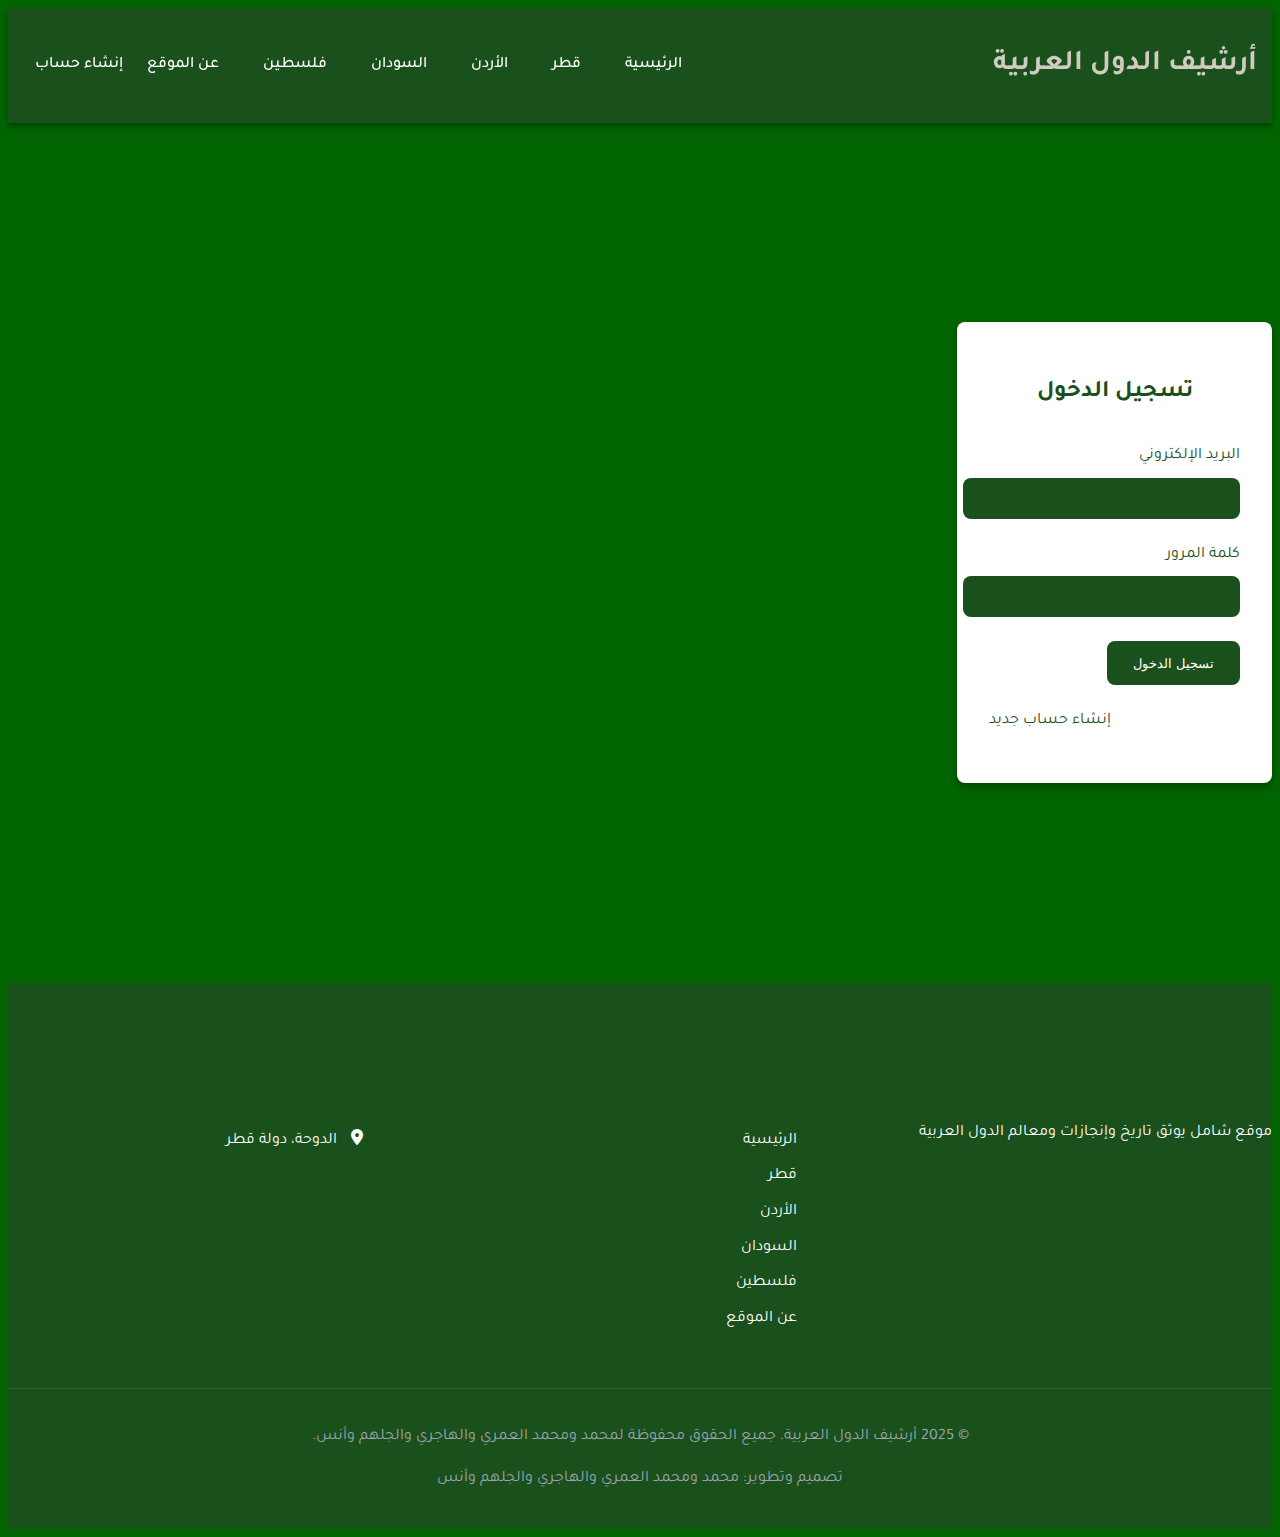
<file: profile.html>
<!DOCTYPE html>
<html lang="ar" dir="rtl">
<head>
    <meta charset="UTF-8">
    <meta name="viewport" content="width=device-width, initial-scale=1.0">
    <title>الملف الشخصي - أرشيف الدول العربية</title>
    <link rel="stylesheet" href="css/style.css">
    <link rel="stylesheet" href="https://cdnjs.cloudflare.com/ajax/libs/font-awesome/6.0.0/css/all.min.css">
    <link rel="preconnect" href="https://fonts.googleapis.com">
    <link rel="preconnect" href="https://fonts.gstatic.com" crossorigin>
    <link href="https://fonts.googleapis.com/css2?family=Tajawal:wght@400;500;700&display=swap" rel="stylesheet">
</head>
<body>
    <header>
        <div class="container">
            <div class="logo">
                <a href="index.html"><h1>أرشيف الدول العربية</h1></a>
            </div>
            <nav>
                <ul>
                    <li><a href="index.html">الرئيسية</a></li>
                    <li><a href="qatar.html">قطر</a></li>
                    <li><a href="jordan.html">الأردن</a></li>
                    <li><a href="sudan.html">السودان</a></li>
                    <li><a href="palestine.html">فلسطين</a></li>
                    <li><a href="about.html">عن الموقع</a></li>
                    <li><a href="#" id="logoutBtn" class="logout-btn">تسجيل الخروج</a></li>
                </ul>
            </nav>
        </div>
    </header>

    <section class="profile-section">
        <div class="container">
            <div class="profile-header">
                <div class="profile-avatar">
                    <i class="fas fa-user-circle"></i>
                </div>
                <h2 id="profileUsername">اسم المستخدم</h2>
                <p id="profileEmail">البريد الإلكتروني</p>
            </div>

            <div class="profile-content">
                <div class="profile-section">
                    <h3>معلومات الحساب</h3>
                    <form id="profileForm">
                        <div class="form-group">
                            <label for="displayName">الاسم المعروض</label>
                            <input type="text" id="displayName" name="displayName">
                        </div>
                        <div class="form-group">
                            <label for="bio">نبذة عني</label>
                            <textarea id="bio" name="bio" rows="4"></textarea>
                        </div>
                        <div class="form-group">
                            <label for="country">الدولة</label>
                            <select id="country" name="country">
                                <option value="">اختر الدولة</option>
                                <option value="qatar">قطر</option>
                                <option value="jordan">الأردن</option>
                                <option value="sudan">السودان</option>
                                <option value="palestine">فلسطين</option>
                            </select>
                        </div>
                        <button type="submit" class="btn primary-btn">حفظ التغييرات</button>
                    </form>
                </div>

                <div class="profile-section">
                    <h3>تغيير كلمة المرور</h3>
                    <form id="passwordForm">
                        <div class="form-group">
                            <label for="currentPassword">كلمة المرور الحالية</label>
                            <input type="password" id="currentPassword" name="currentPassword">
                        </div>
                        <div class="form-group">
                            <label for="newPassword">كلمة المرور الجديدة</label>
                            <input type="password" id="newPassword" name="newPassword">
                        </div>
                        <div class="form-group">
                            <label for="confirmNewPassword">تأكيد كلمة المرور الجديدة</label>
                            <input type="password" id="confirmNewPassword" name="confirmNewPassword">
                        </div>
                        <button type="submit" class="btn primary-btn">تغيير كلمة المرور</button>
                    </form>
                </div>
            </div>
        </div>
    </section>

    <footer>
        <div class="container">
            <div class="footer-content">
                <div class="footer-logo">
                    <h3>أرشيف الدول العربية</h3>
                    <p>موقع شامل يوثق تاريخ وإنجازات ومعالم الدول العربية</p>
                </div>
                <div class="footer-links">
                    <h4>روابط سريعة</h4>
                    <ul>
                        <li><a href="index.html">الرئيسية</a></li>
                        <li><a href="qatar.html">قطر</a></li>
                        <li><a href="jordan.html">الأردن</a></li>
                        <li><a href="sudan.html">السودان</a></li>
                        <li><a href="palestine.html">فلسطين</a></li>
                        <li><a href="about.html">عن الموقع</a></li>
                    </ul>
                </div>
                <div class="footer-contact">
                    <h4>تواصل معنا</h4>
                    <ul>
                        <li><i class="fas fa-map-marker-alt"></i> الدوحة، دولة قطر</li>
                    </ul>
                </div>
            </div>
            <div class="footer-bottom">
           <p>&copy; 2025 أرشيف الدول العربية. جميع الحقوق محفوظة لمحمد ومحمد العمري والهاجري والجلهم وأنس.</p>
                <p>تصميم وتطوير: محمد ومحمد العمري والهاجري والجلهم وأنس</p>
            </div>
        </div>
    </footer>

    <script src="js/auth.js"></script>
</body>
</html>
</file>
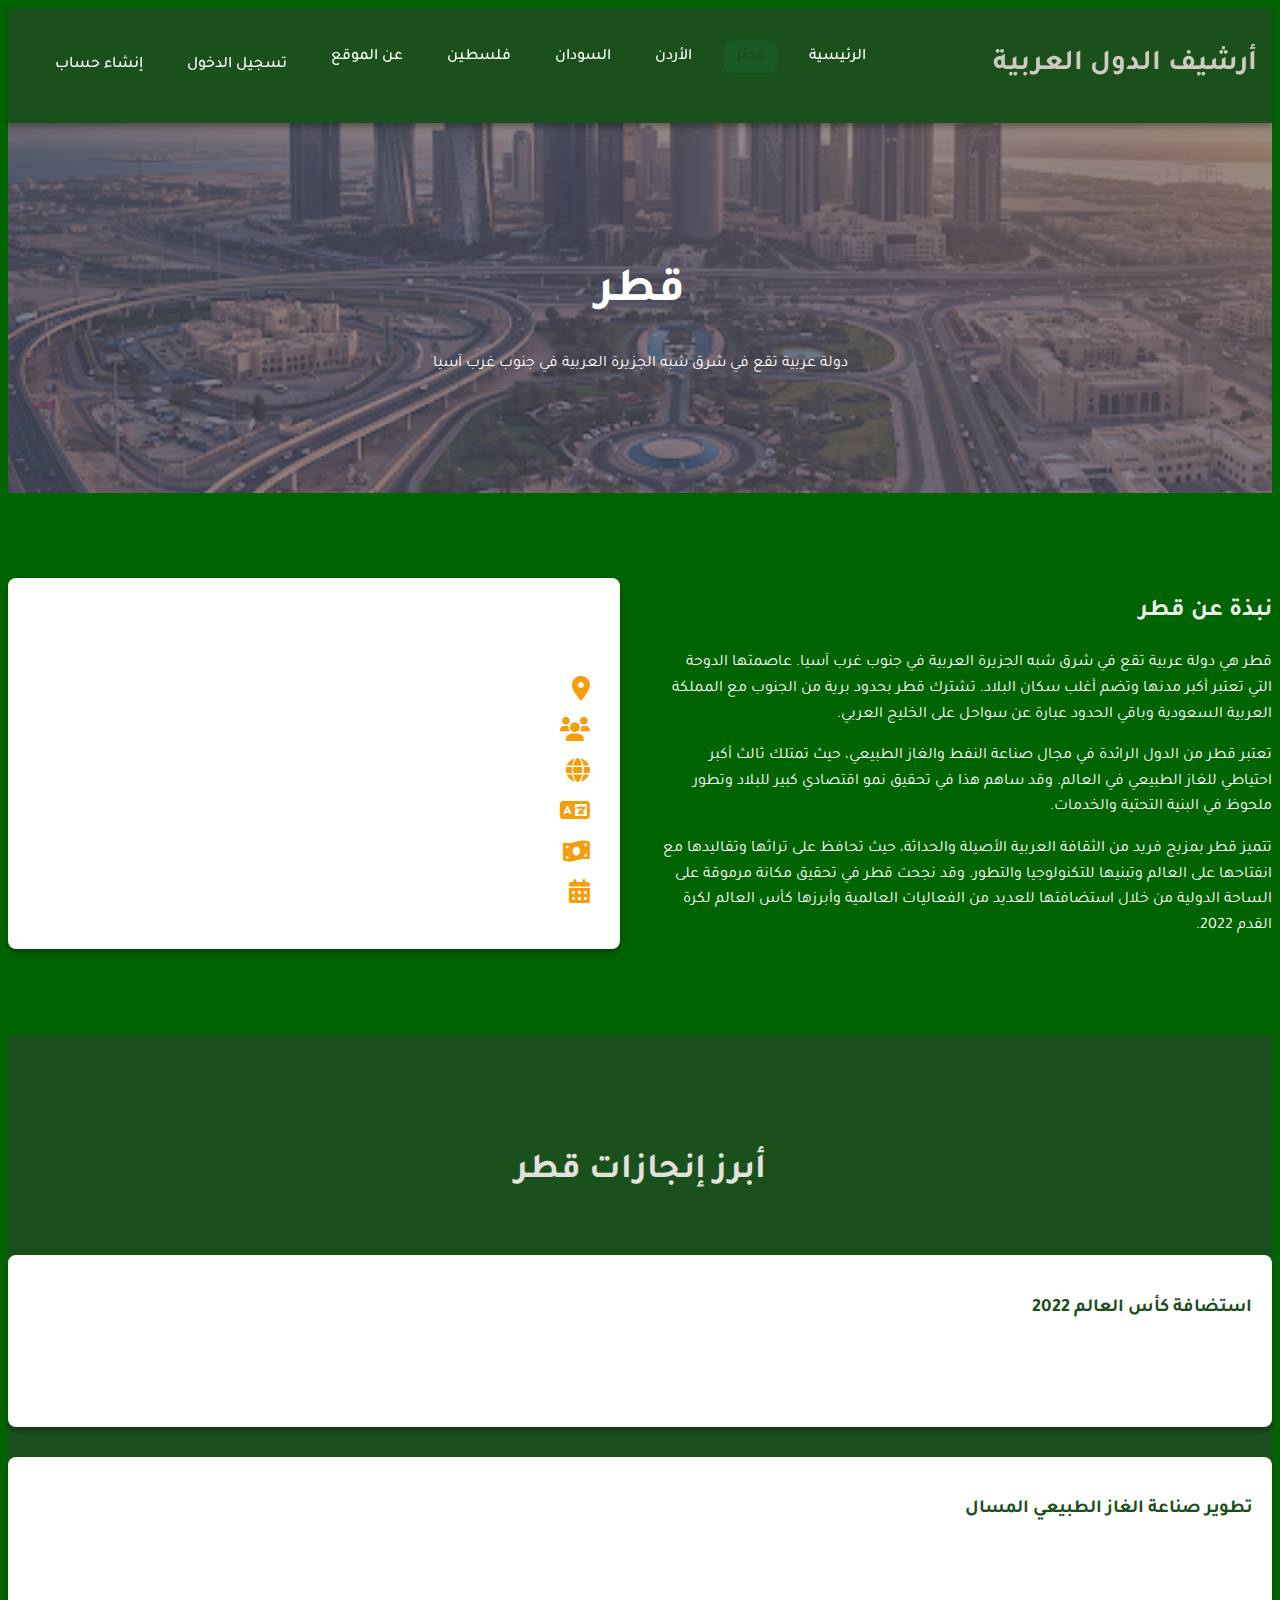
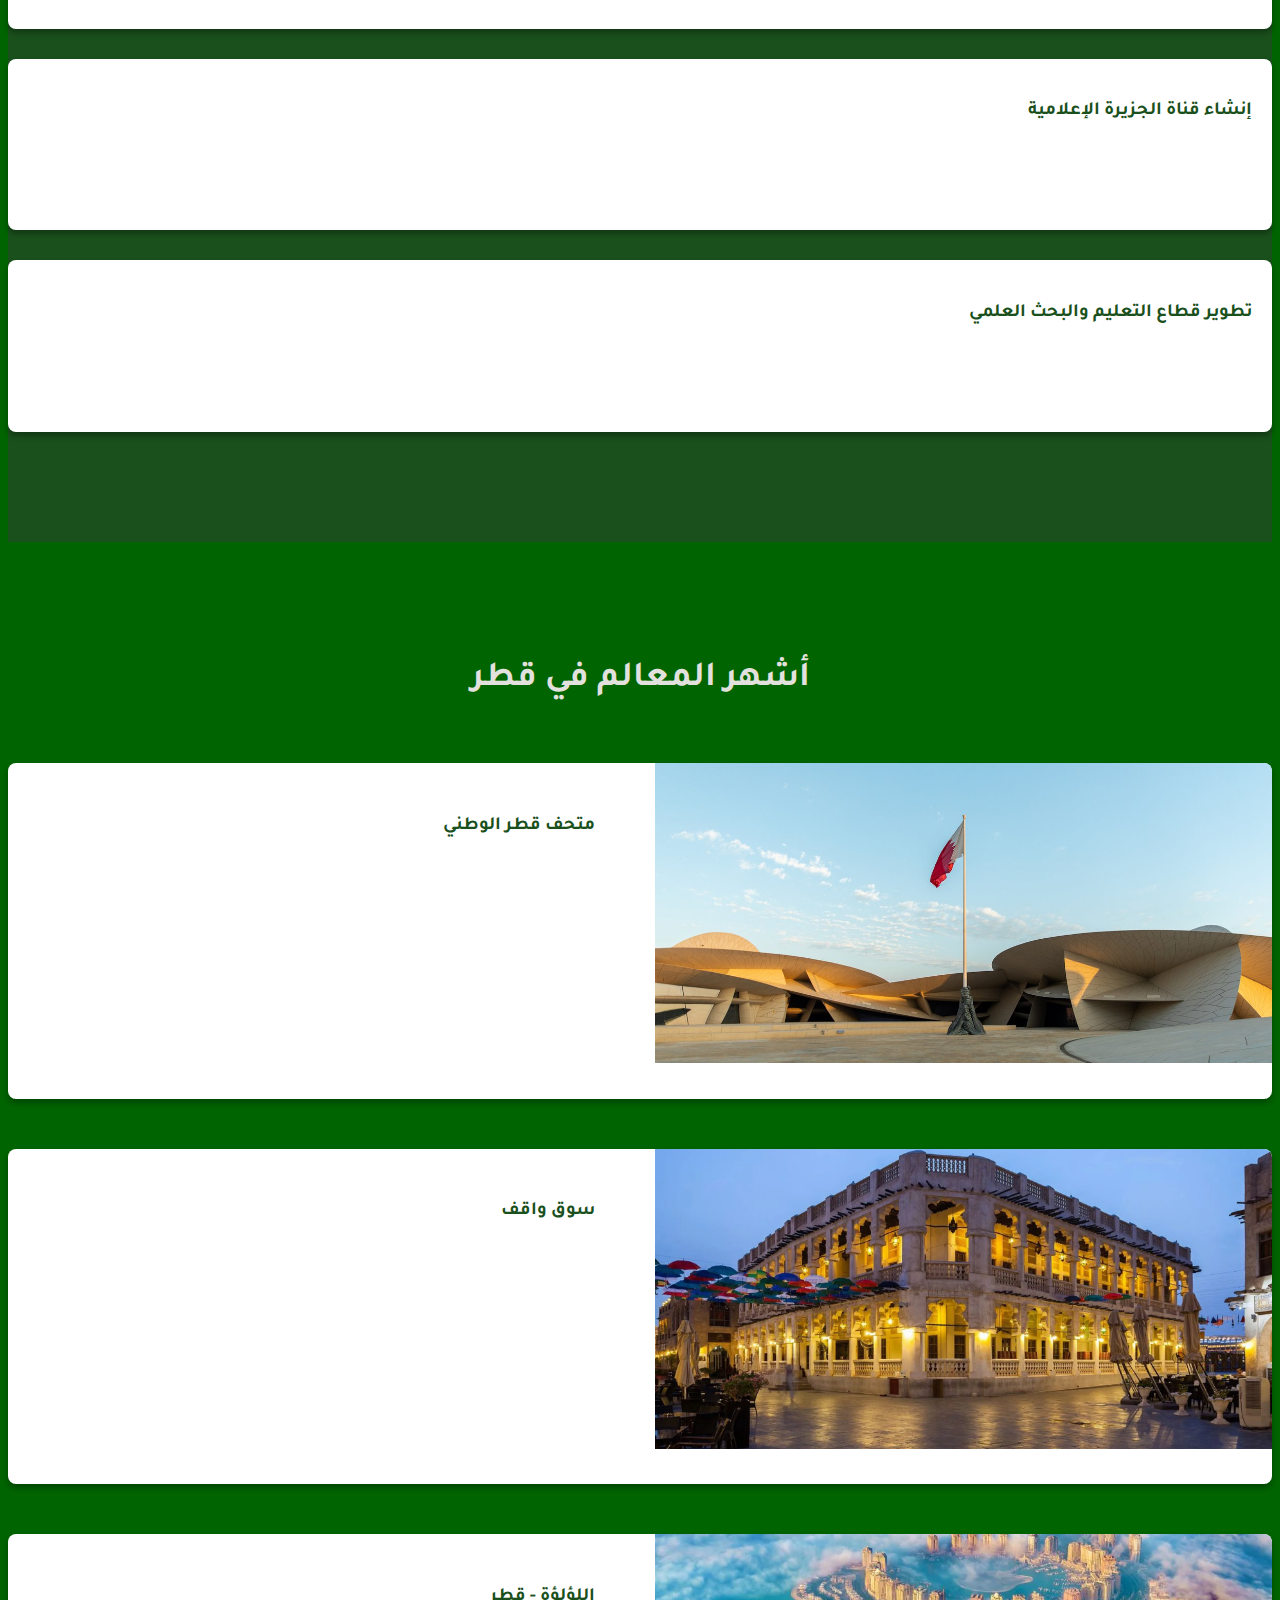
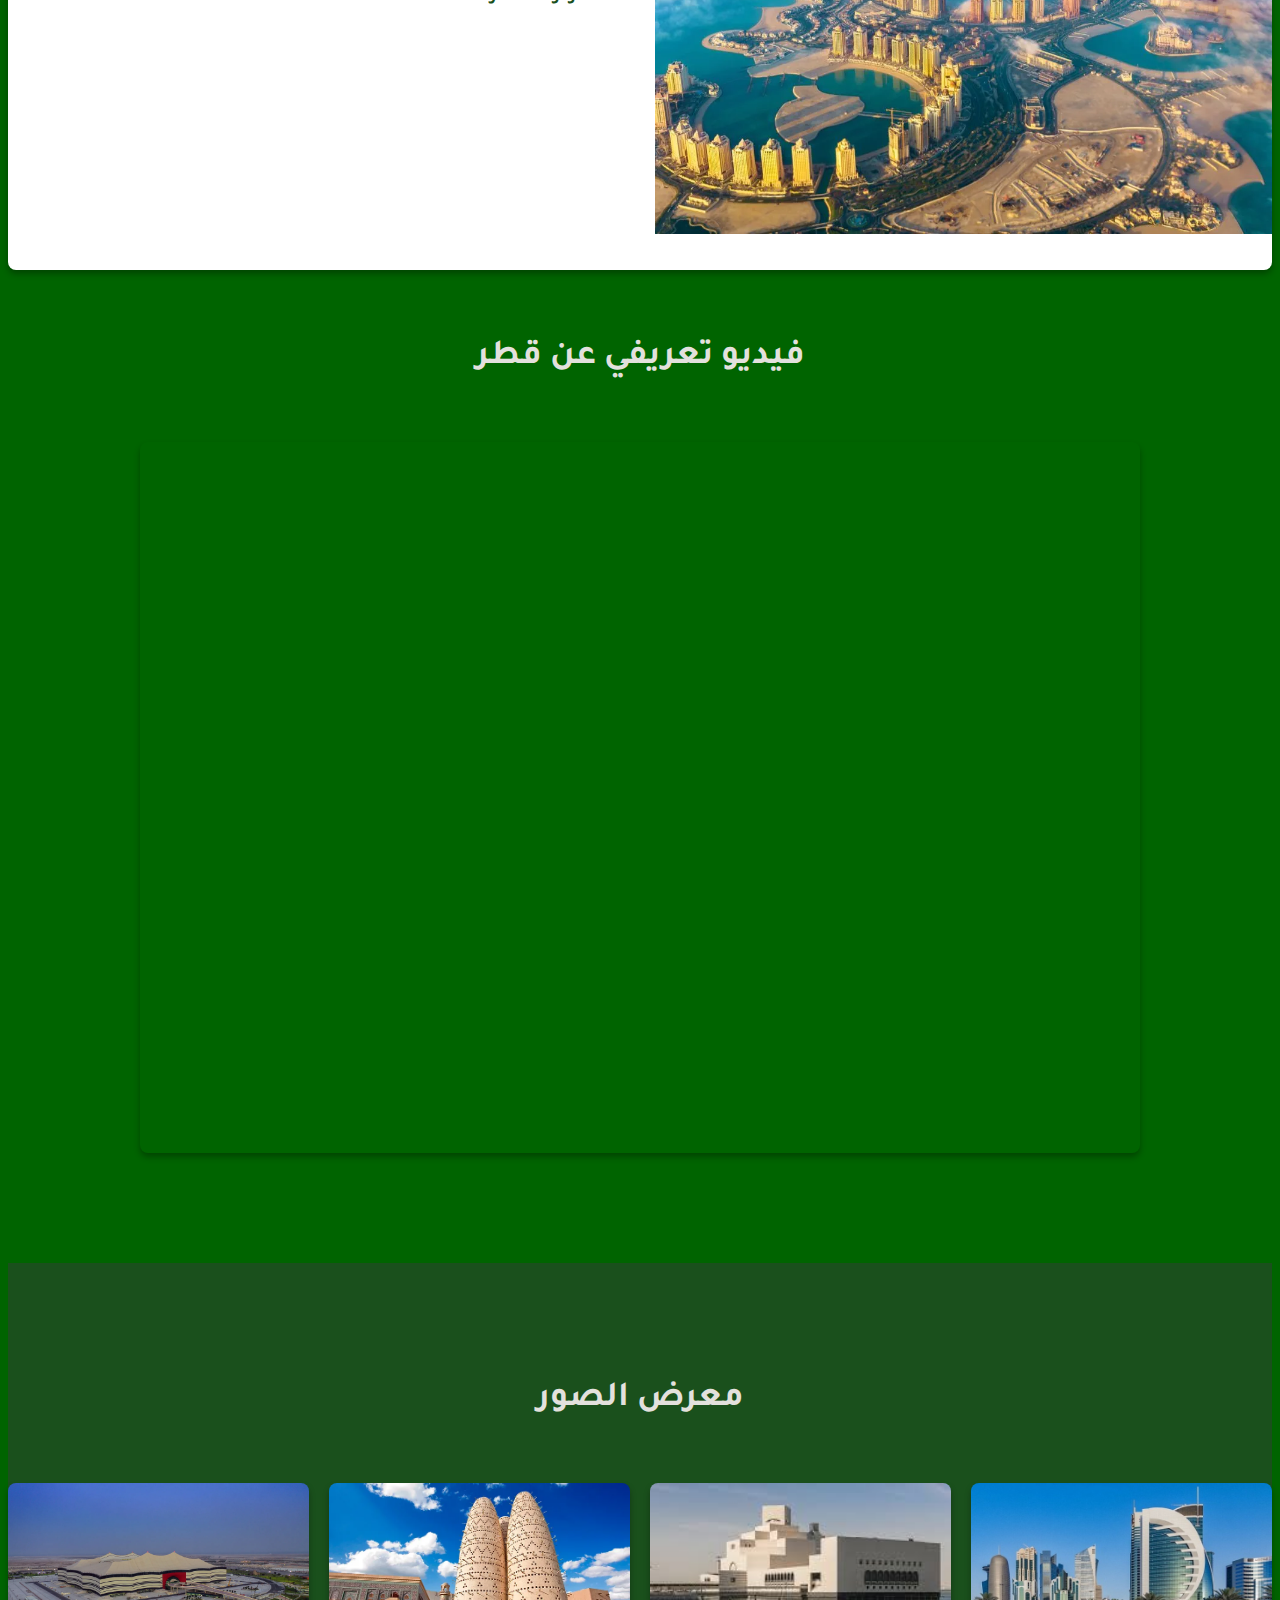
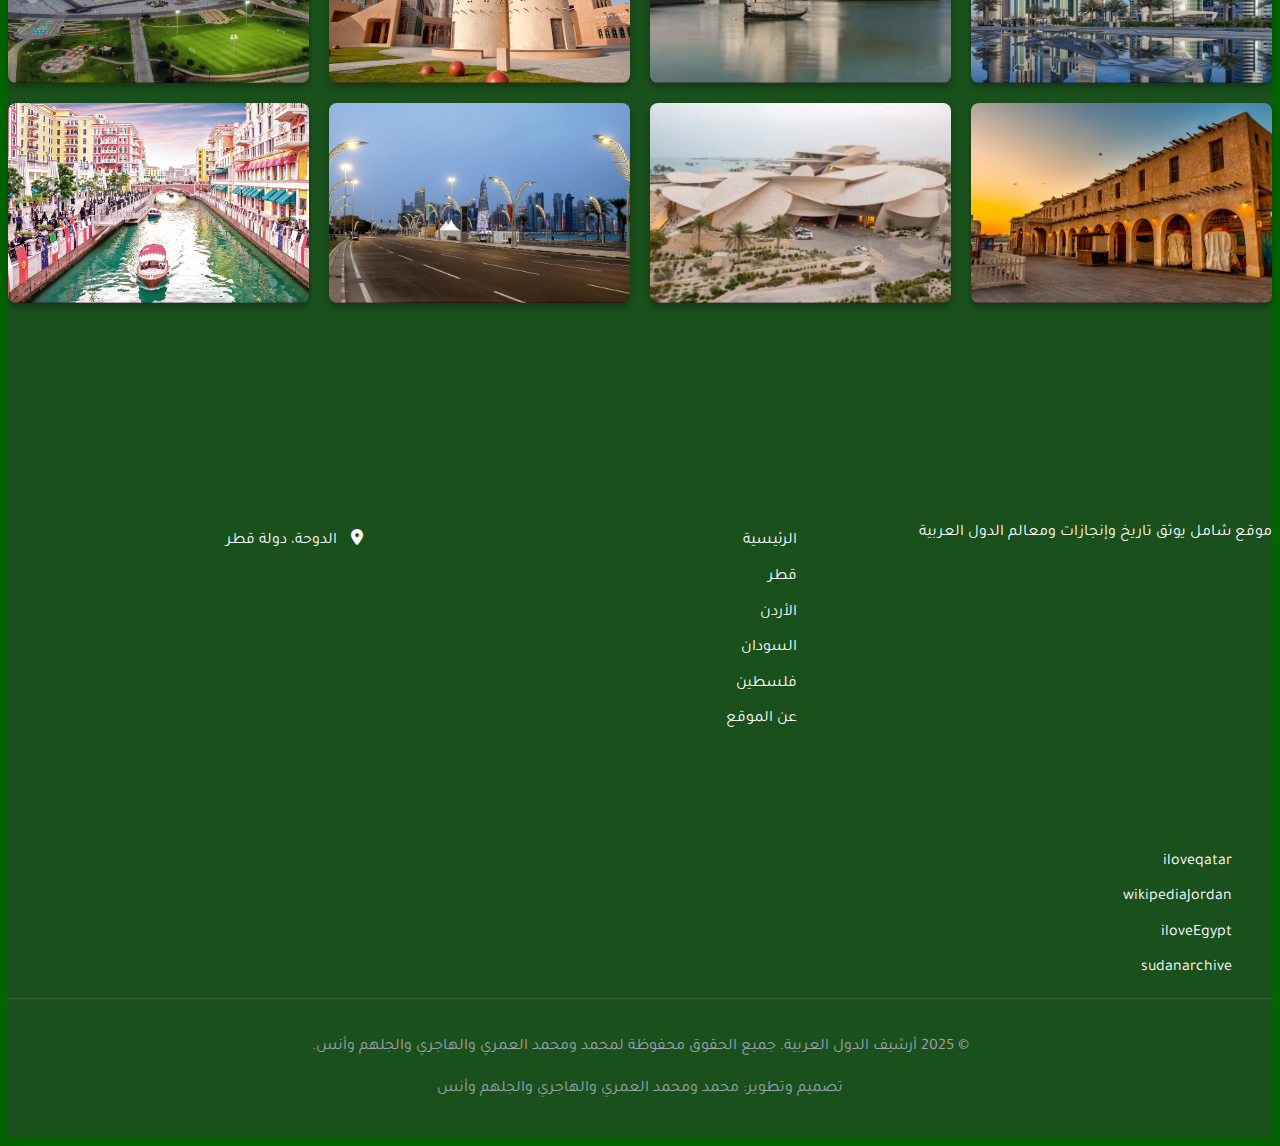
<file: qatar.html>
<!DOCTYPE html>
<html lang="ar" dir="rtl">
<head>
    <meta charset="UTF-8">
    <meta name="viewport" content="width=device-width, initial-scale=1.0">
    <title>قطر - أرشيف الدول العربية</title>
    <link rel="stylesheet" href="css/style.css">
    <link rel="stylesheet" href="https://cdnjs.cloudflare.com/ajax/libs/font-awesome/6.0.0/css/all.min.css">
    <link rel="preconnect" href="https://fonts.googleapis.com">
    <link rel="preconnect" href="https://fonts.gstatic.com" crossorigin>
    <link href="https://fonts.googleapis.com/css2?family=Tajawal:wght@400;500;700&display=swap" rel="stylesheet">
</head>
<body>
    <header>
        <div class="container">
            <div class="logo">
                <a href="index.html"><h1>أرشيف الدول العربية</h1></a>
            </div>
            <nav>
                <ul>
                    <li><a href="index.html">الرئيسية</a></li>
                    <li><a href="qatar.html" class="active">قطر</a></li>
                    <li><a href="jordan.html">الأردن</a></li>
                    <li><a href="sudan.html">السودان</a></li>
                    <li><a href="palestine.html">فلسطين</a></li>
                    <li><a href="about.html">عن الموقع</a></li>
                    <li><a href="signin.html" id="authLink">تسجيل الدخول</a></li>
                    <li><a href="signup.html" id="signupLink">إنشاء حساب</a></li>
                    <li><a href="profile.html" id="profileLink" style="display: none;">الملف الشخصي</a></li>
                    <li><a href="#" id="logoutLink" style="display: none;" class="logout-btn">تسجيل الخروج</a></li>
                </ul>
            </nav>
        </div>
    </header>

    <section class="country-header" style="background-image: url('images/qatar-header.jpg');">
        <div class="country-header-content">
            <h1>قطر</h1>
            <p>دولة عربية تقع في شرق شبه الجزيرة العربية في جنوب غرب آسيا</p>
        </div>
    </section>

    <section class="country-info" id="about-qatar">
        <div class="container">
            <div class="country-info-grid">
                <div class="country-description">
                    <h2>نبذة عن قطر</h2>
                    <p>قطر هي دولة عربية تقع في شرق شبه الجزيرة العربية في جنوب غرب آسيا. عاصمتها الدوحة التي تعتبر أكبر مدنها وتضم أغلب سكان البلاد. تشترك قطر بحدود برية من الجنوب مع المملكة العربية السعودية وباقي الحدود عبارة عن سواحل على الخليج العربي.</p>
                    <p>تعتبر قطر من الدول الرائدة في مجال صناعة النفط والغاز الطبيعي، حيث تمتلك ثالث أكبر احتياطي للغاز الطبيعي في العالم. وقد ساهم هذا في تحقيق نمو اقتصادي كبير للبلاد وتطور ملحوظ في البنية التحتية والخدمات.</p>
                    <p>تتميز قطر بمزيج فريد من الثقافة العربية الأصيلة والحداثة، حيث تحافظ على تراثها وتقاليدها مع انفتاحها على العالم وتبنيها للتكنولوجيا والتطور. وقد نجحت قطر في تحقيق مكانة مرموقة على الساحة الدولية من خلال استضافتها للعديد من الفعاليات العالمية وأبرزها كأس العالم لكرة القدم 2022.</p>
                </div>
                <div class="country-stats">
                    <h3>معلومات أساسية</h3>
                    <div class="stat-item">
                        <i class="fas fa-map-marker-alt"></i>
                        <div>
                            <strong>العاصمة:</strong> الدوحة
                        </div>
                    </div>
                    <div class="stat-item">
                        <i class="fas fa-users"></i>
                        <div>
                            <strong>عدد السكان:</strong> حوالي 2.9 مليون نسمة (2023)
                        </div>
                    </div>
                    <div class="stat-item">
                        <i class="fas fa-globe"></i>
                        <div>
                            <strong>المساحة:</strong> 11,586 كم²
                        </div>
                    </div>
                    <div class="stat-item">
                        <i class="fas fa-language"></i>
                        <div>
                            <strong>اللغة الرسمية:</strong> العربية
                        </div>
                    </div>
                    <div class="stat-item">
                        <i class="fas fa-money-bill-wave"></i>
                        <div>
                            <strong>العملة:</strong> الريال القطري
                        </div>
                    </div>
                    <div class="stat-item">
                        <i class="fas fa-calendar-alt"></i>
                        <div>
                            <strong>اليوم الوطني:</strong> 18 ديسمبر
                        </div>
                    </div>
                </div>
            </div>
        </div>
    </section>

    <section class="achievements" id="achievements-qatar">
        <div class="container">
            <h2 class="section-title">أبرز إنجازات قطر</h2>
            
            <div class="achievement-card">
                <div class="achievement-content">
                    <h3>استضافة كأس العالم 2022</h3>
                    <p>نجحت قطر في استضافة بطولة كأس العالم لكرة القدم 2022، لتصبح أول دولة عربية وشرق أوسطية تستضيف هذا الحدث العالمي. وقد شهدت البطولة نجاحاً كبيراً على المستوى التنظيمي والجماهيري، حيث تم بناء 8 ملاعب عالمية بتصاميم مبتكرة ومستدامة، وتطوير بنية تحتية متكاملة من طرق ومترو وفنادق ومرافق سياحية.</p>
                </div>
            </div>
            
            <div class="achievement-card">
                <div class="achievement-content">
                    <h3>تطوير صناعة الغاز الطبيعي المسال</h3>
                    <p>أصبحت قطر من أكبر مصدري الغاز الطبيعي المسال في العالم، حيث تمتلك أكبر حقل غاز طبيعي غير مصاحب في العالم وهو حقل الشمال. وقد نجحت في تطوير صناعة متكاملة للغاز الطبيعي المسال وبناء أسطول ضخم من ناقلات الغاز، مما ساهم في تحقيق طفرة اقتصادية كبيرة للبلاد وتنويع مصادر الدخل.</p>
                </div>
            </div>
            
            <div class="achievement-card">
                <div class="achievement-content">
                    <h3>إنشاء قناة الجزيرة الإعلامية</h3>
                    <p>أسست قطر قناة الجزيرة الإخبارية عام 1996، والتي أصبحت من أهم القنوات الإخبارية في العالم العربي والعالم. وقد ساهمت القناة في تغيير المشهد الإعلامي العربي من خلال تقديم تغطية إخبارية متميزة وفتح المجال للرأي والرأي الآخر، مما عزز من مكانة قطر على الساحة الإعلامية الدولية.</p>
                </div>
            </div>
            
            <div class="achievement-card">
                <div class="achievement-content">
                    <h3>تطوير قطاع التعليم والبحث العلمي</h3>
                    <p>استثمرت قطر بشكل كبير في قطاع التعليم والبحث العلمي، حيث أنشأت مؤسسة قطر للتربية والعلوم وتنمية المجتمع، والتي تضم المدينة التعليمية التي استقطبت فروعاً لجامعات عالمية مرموقة. كما أنشأت واحة قطر للعلوم والتكنولوجيا لدعم البحث العلمي والابتكار، وصندوق قطر للبحث العلمي لتمويل المشاريع البحثية.</p>
                </div>
            </div>
        </div>
    </section>

    <section class="places" id="places-qatar">
        <div class="container">
            <h2 class="section-title">أشهر المعالم في قطر</h2>
            
            <div class="place-card">
                <div class="place-image" style="background-image: url('images/qatar-museum.jpg');"></div>
                <div class="place-content">
                    <h3>متحف قطر الوطني</h3>
                    <p>يعد متحف قطر الوطني من أبرز المعالم الثقافية في الدوحة، وقد تم تصميمه على شكل وردة الصحراء بواسطة المهندس المعماري العالمي جان نوفيل. يروي المتحف قصة قطر منذ نشأتها وحتى العصر الحديث من خلال معروضات تفاعلية ومقتنيات تاريخية نادرة.</p>
                    <p>يمتد المتحف على مساحة 40,000 متر مربع ويضم 11 قاعة عرض تتناول مختلف جوانب تاريخ قطر وثقافتها وتراثها الطبيعي. كما يضم المتحف حديقة مستوحاة من البيئة القطرية ومسرحاً ومكتبة بحثية ومطاعم ومتاجر للهدايا التذكارية.</p>
                </div>
            </div>
            
            <div class="place-card">
                <div class="place-image" style="background-image: url('images/qatar-souq.jpg');"></div>
                <div class="place-content">
                    <h3>سوق واقف</h3>
                    <p>يعتبر سوق واقف من أقدم وأشهر الأسواق التقليدية في قطر، ويقع في قلب الدوحة. تم ترميم السوق والحفاظ على طابعه التراثي ليعكس الهندسة المعمارية القطرية التقليدية. يضم السوق العديد من المحلات التجارية التي تبيع المنتجات التقليدية والحرف اليدوية والتوابل والعطور والملابس والمجوهرات.</p>
                    <p>يعد سوق واقف وجهة سياحية مهمة في قطر، حيث يمكن للزوار الاستمتاع بتجربة تسوق فريدة والتعرف على التراث القطري الأصيل. كما يضم السوق العديد من المطاعم والمقاهي التي تقدم المأكولات العربية والعالمية.</p>
                </div>
            </div>
            
            <div class="place-card">
                <div class="place-image" style="background-image: url('images/qatar-pearl.jpg');"></div>
                <div class="place-content">
                    <h3>اللؤلؤة - قطر</h3>
                    <p>اللؤلؤة - قطر هي جزيرة اصطناعية فاخرة تقع في شمال الدوحة، وتمتد على مساحة 4 ملايين متر مربع. تم تصميم الجزيرة على شكل لؤلؤة، وهي مستوحاة من تاريخ قطر في صيد اللؤلؤ. تضم الجزيرة مجموعة من المناطق السكنية الفاخرة والفنادق والمطاعم والمتاجر العالمية.</p>
                    <p>تعتبر اللؤلؤة - قطر من أرقى المناطق السياحية في الدوحة، حيث تضم مرسى لليخوت يتسع لأكثر من 800 يخت، وشواطئ رملية، وممشى بحري يمتد على طول الواجهة البحرية. كما تضم العديد من المطاعم العالمية والمقاهي ومراكز التسوق الفاخرة.</p>
                </div>
            </div>
        </div>
        
        <div class="video-section">
            <h3 class="section-title">فيديو تعريفي عن قطر</h3>
            <div class="video-container">
                <iframe width="100%" height="500" src="https://www.youtube.com/embed/VA05WqWt3lE" frameborder="0" allow="accelerometer; autoplay; clipboard-write; encrypted-media; gyroscope; picture-in-picture" allowfullscreen></iframe>
            </div>
        </div>
    </section>

    <section class="photo-gallery" id="gallery-qatar">
        <div class="container">
            <h2 class="section-title">معرض الصور</h2>
            <div class="gallery-grid">
                <div class="gallery-item">
                    <img src="images/qatar-gallery-1.jpg" alt="منظر للدوحة">
                    <div class="gallery-caption">أفق مدينة الدوحة الحديث</div>
                </div>
                <div class="gallery-item">
                    <img src="images/qatar-gallery-2.jpg" alt="متحف الفن الإسلامي">
                    <div class="gallery-caption">متحف الفن الإسلامي</div>
                </div>
                <div class="gallery-item">
                    <img src="images/qatar-gallery-3.jpg" alt="كتارا الثقافي">
                    <div class="gallery-caption">الحي الثقافي كتارا</div>
                </div>
                <div class="gallery-item">
                    <img src="images/qatar-gallery-4.jpg" alt="استاد البيت">
                    <div class="gallery-caption">استاد البيت - كأس العالم 2022</div>
                </div>
                <div class="gallery-item">
                    <img src="images/qatar-gallery-5.jpg" alt="سوق واقف">
                    <div class="gallery-caption">سوق واقف التقليدي</div>
                </div>
                <div class="gallery-item">
                    <img src="images/qatar-gallery-6.jpg" alt="متحف قطر الوطني">
                    <div class="gallery-caption">متحف قطر الوطني</div>
                </div>
                <div class="gallery-item">
                    <img src="images/qatar-gallery-7.jpg" alt="الكورنيش">
                    <div class="gallery-caption">كورنيش الدوحة</div>
                </div>
                <div class="gallery-item">
                    <img src="images/qatar-gallery-8.jpg" alt="جزيرة اللؤلؤة">
                    <div class="gallery-caption">جزيرة اللؤلؤة</div>
                </div>
            </div>
        </div>
    </section>

    <footer>
        <div class="container">
            <div class="footer-content">
                <div class="footer-logo">
                    <h3>أرشيف الدول العربية</h3>
                    <p>موقع شامل يوثق تاريخ وإنجازات ومعالم الدول العربية</p>
                </div>
                <div class="footer-links">
                    <h4>روابط سريعة</h4>
                    <ul>
                        <li><a href="index.html">الرئيسية</a></li>
                        <li><a href="qatar.html">قطر</a></li>
                        <li><a href="jordan.html">الأردن</a></li>
                        <li><a href="sudan.html">السودان</a></li>
                        <li><a href="palestine.html">فلسطين</a></li>
                        <li><a href="about.html">عن الموقع</a></li>
                    </ul>
                </div>
                <div class="footer-contact">
                    <h4>تواصل معنا</h4>
                    <ul>
                        <li><i class="fas fa-map-marker-alt"></i> الدوحة، دولة قطر</li>
                    </ul>
                </div>
            </div>
        </div>
        <div class="footer-links">
            <ul>
                <h4>مصادر ومراجع</h4>

                <li><a href="https://www.iloveqatar.net/">iloveqatar</a></li>
                <li><a href="https://en.wikipedia.org/wiki/Jordan">wikipediaJordan</a></li>
                <li><a href="https://iloveegypt.com/">iloveEgypt</a></li>
                <li><a href="https://sudanarchive.net/?a=p&p=home">sudanarchive</a></li>
            </ul>
        </div>
            <div class="footer-bottom"><p>&copy; 2025 أرشيف الدول العربية. جميع الحقوق محفوظة لمحمد ومحمد العمري والهاجري والجلهم وأنس.</p>
                <p>تصميم وتطوير: محمد ومحمد العمري والهاجري والجلهم وأنس</p>
            </div>
        </div>
    </footer>

    <script src="js/main.js"></script>
    <script src="js/auth.js"></script>
    <script src="js/favorites.js"></script>
</body>
</html>
</file>
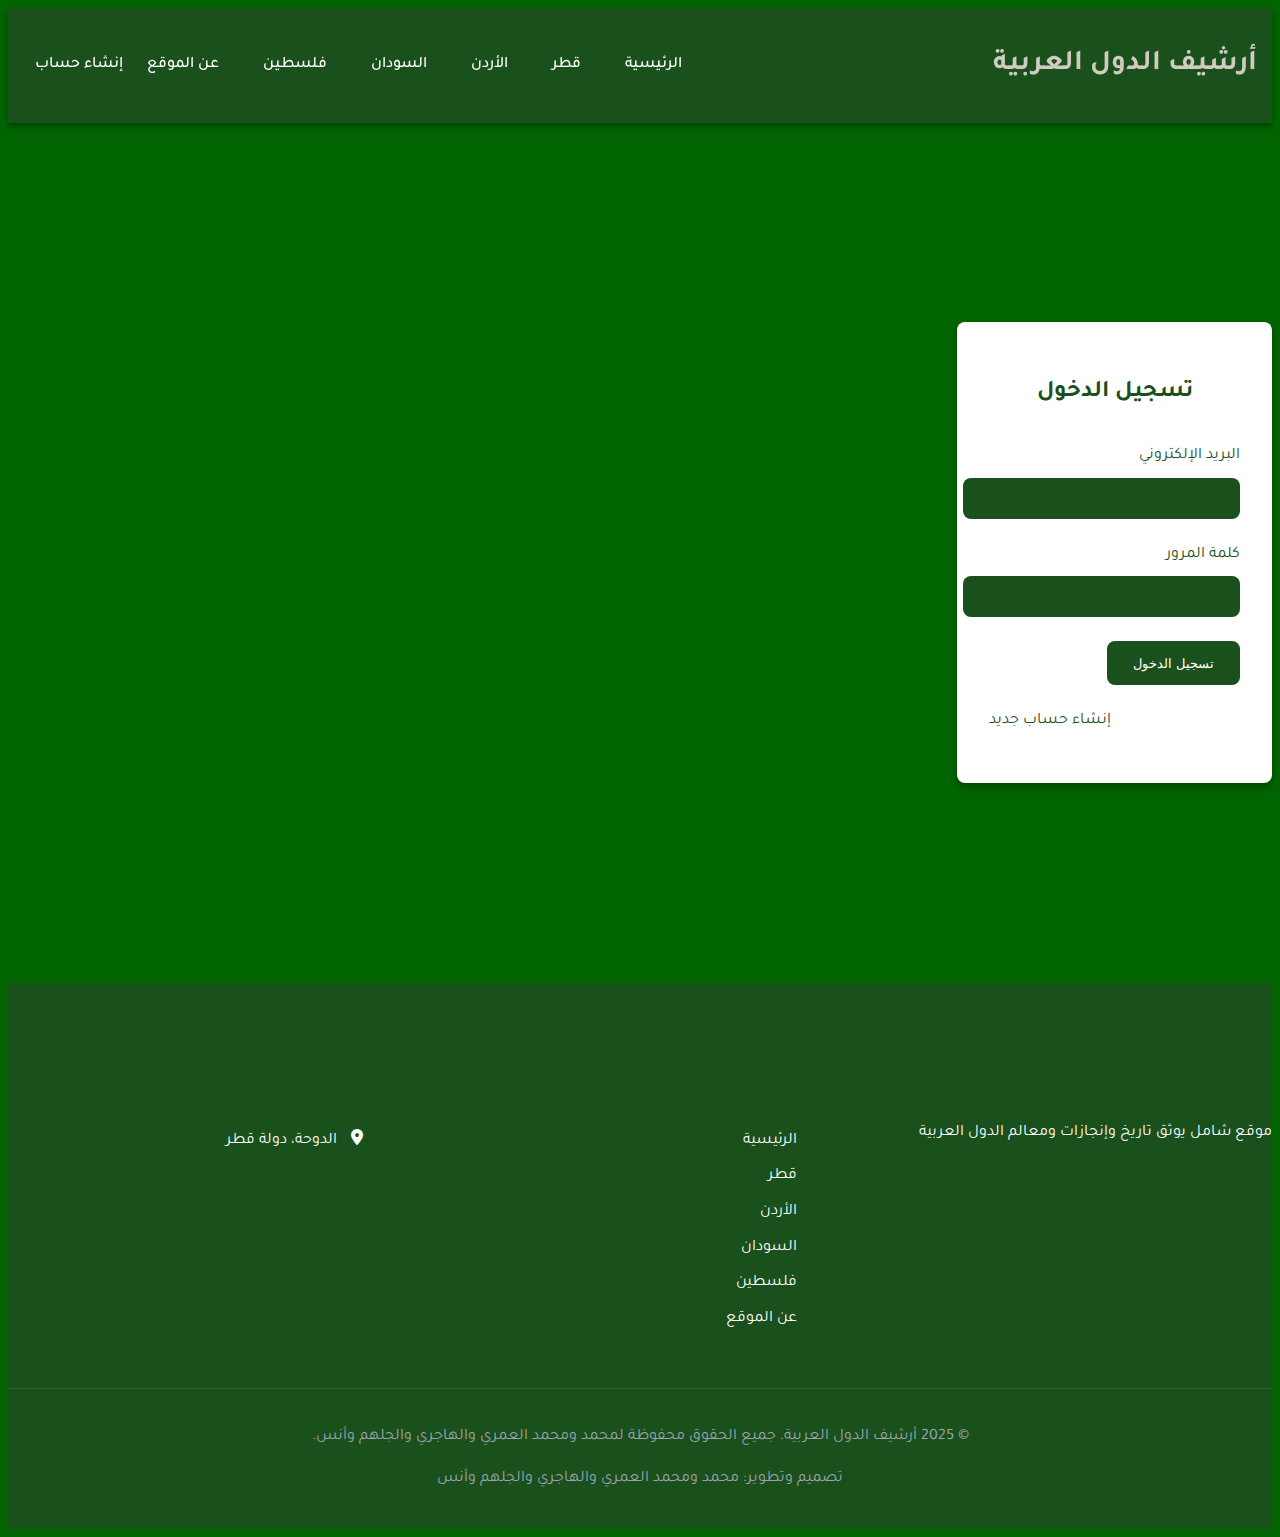
<file: signin.html>
<!DOCTYPE html>
<html lang="ar" dir="rtl">
<head>
    <meta charset="UTF-8">
    <meta name="viewport" content="width=device-width, initial-scale=1.0">
    <title>تسجيل الدخول - أرشيف الدول العربية</title>
    <link rel="stylesheet" href="css/style.css">
    <link rel="stylesheet" href="https://cdnjs.cloudflare.com/ajax/libs/font-awesome/6.0.0/css/all.min.css">
    <link rel="preconnect" href="https://fonts.googleapis.com">
    <link rel="preconnect" href="https://fonts.gstatic.com" crossorigin>
    <link href="https://fonts.googleapis.com/css2?family=Tajawal:wght@400;500;700&display=swap" rel="stylesheet">
</head>
<body>
    <header>
        <div class="container">
            <div class="logo">
                <a href="index.html"><h1>أرشيف الدول العربية</h1></a>
            </div>
            <nav>
                <ul>
                    <li><a href="index.html">الرئيسية</a></li>
                    <li><a href="qatar.html">قطر</a></li>
                    <li><a href="jordan.html">الأردن</a></li>
                    <li><a href="sudan.html">السودان</a></li>
                    <li><a href="palestine.html">فلسطين</a></li>
                    <li><a href="about.html">عن الموقع</a></li>
                    <li><a href="signup.html">إنشاء حساب</a></li>
                </ul>
            </nav>
        </div>
    </header>

    <section class="auth-section">
        <div class="container">
            <div class="auth-form">
                <h2>تسجيل الدخول</h2>
                <form id="signinForm">
                    <div class="form-group">
                        <label for="email">البريد الإلكتروني</label>
                        <input type="email" id="email" name="email" required>
                    </div>
                    <div class="form-group">
                        <label for="password">كلمة المرور</label>
                        <input type="password" id="password" name="password" required>
                    </div>
                    <button type="submit" class="btn primary-btn">تسجيل الدخول</button>
                </form>
                <p class="auth-link">ليس لديك حساب؟ <a href="signup.html">إنشاء حساب جديد</a></p>
            </div>
        </div>
    </section>

    <footer>
        <div class="container">
            <div class="footer-content">
                <div class="footer-logo">
                    <h3>أرشيف الدول العربية</h3>
                    <p>موقع شامل يوثق تاريخ وإنجازات ومعالم الدول العربية</p>
                </div>
                <div class="footer-links">
                    <h4>روابط سريعة</h4>
                    <ul>
                        <li><a href="index.html">الرئيسية</a></li>
                        <li><a href="qatar.html">قطر</a></li>
                        <li><a href="jordan.html">الأردن</a></li>
                        <li><a href="sudan.html">السودان</a></li>
                        <li><a href="palestine.html">فلسطين</a></li>
                        <li><a href="about.html">عن الموقع</a></li>
                    </ul>
                </div>
                <div class="footer-contact">
                    <h4>تواصل معنا</h4>
                    <ul>
                        <li><i class="fas fa-map-marker-alt"></i> الدوحة، دولة قطر</li>
                    </ul>
                </div>
            </div>
            <div class="footer-bottom">
          <p>&copy; 2025 أرشيف الدول العربية. جميع الحقوق محفوظة لمحمد ومحمد العمري والهاجري والجلهم وأنس.</p>
                <p>تصميم وتطوير: محمد ومحمد العمري والهاجري والجلهم وأنس</p>
            </div>
        </div>
    </footer>

    <script src="js/auth.js"></script>
</body>
</html>
</file>
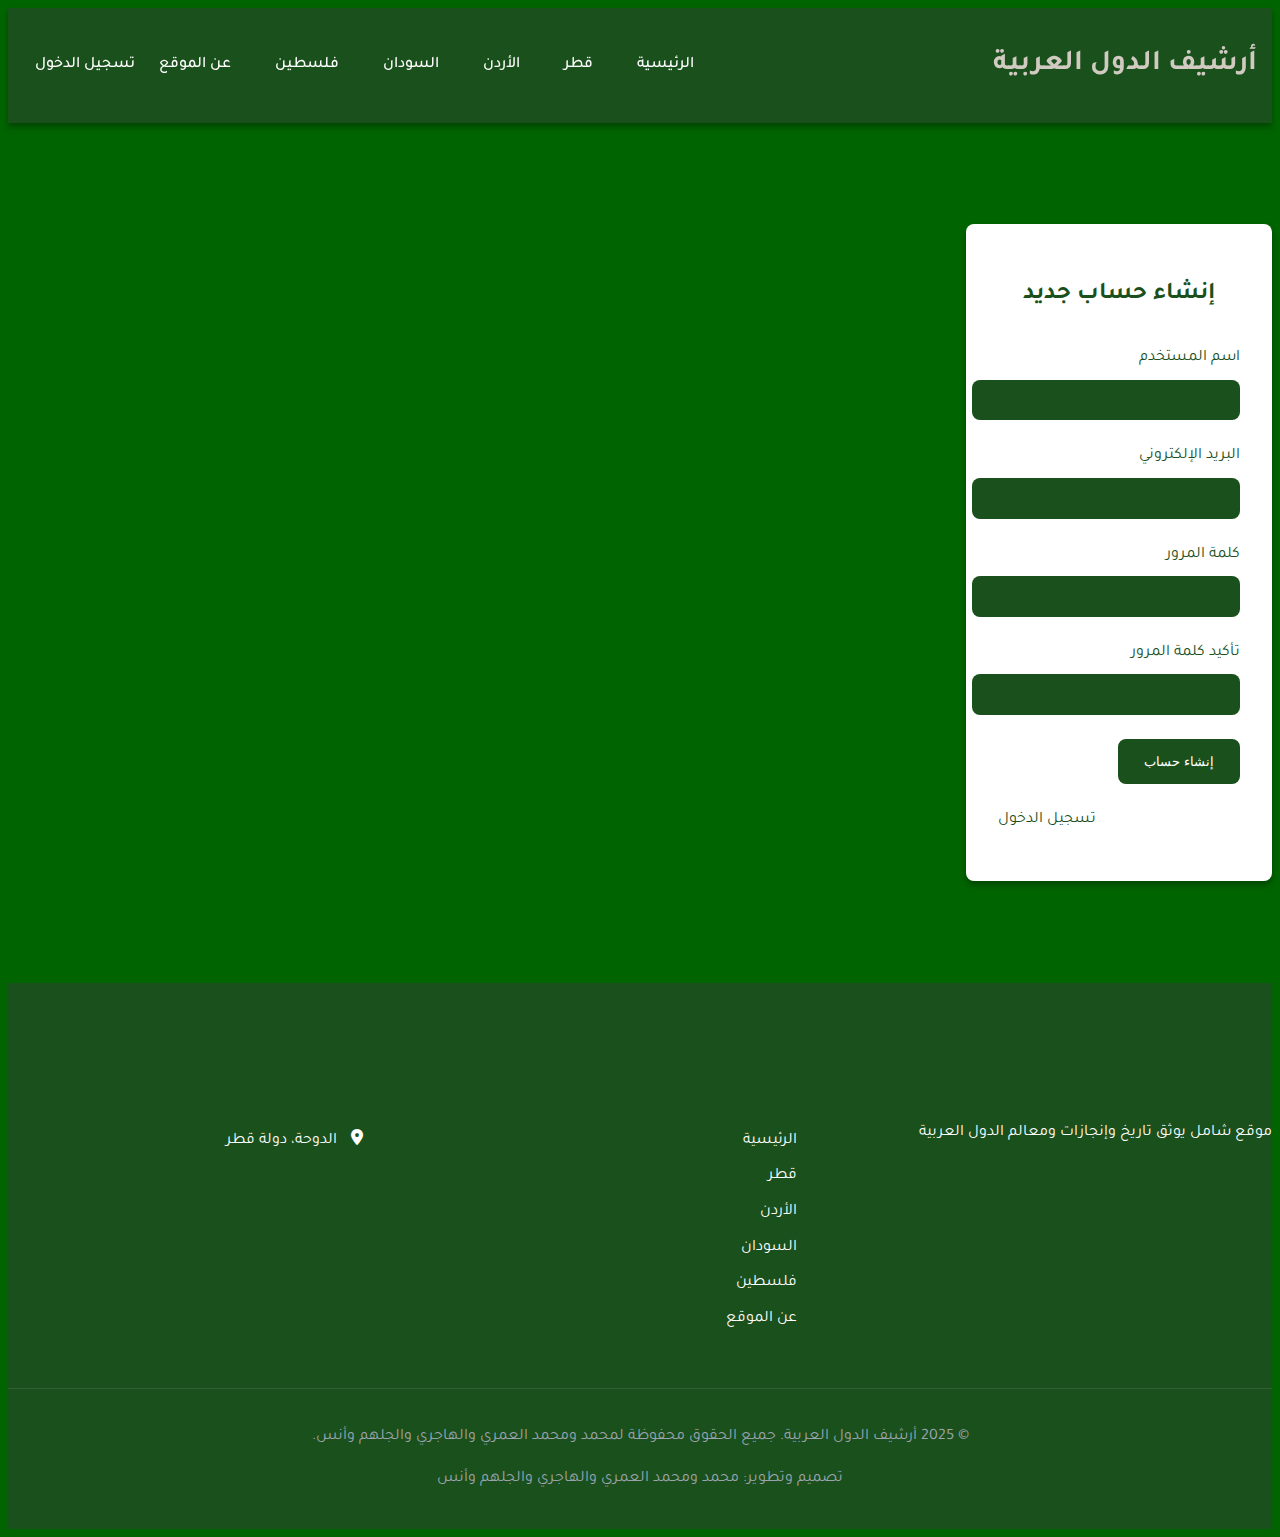
<file: signup.html>
<!DOCTYPE html>
<html lang="ar" dir="rtl">
<head>
    <meta charset="UTF-8">
    <meta name="viewport" content="width=device-width, initial-scale=1.0">
    <title>إنشاء حساب - أرشيف الدول العربية</title>
    <link rel="stylesheet" href="css/style.css">
    <link rel="stylesheet" href="https://cdnjs.cloudflare.com/ajax/libs/font-awesome/6.0.0/css/all.min.css">
    <link rel="preconnect" href="https://fonts.googleapis.com">
    <link rel="preconnect" href="https://fonts.gstatic.com" crossorigin>
    <link href="https://fonts.googleapis.com/css2?family=Tajawal:wght@400;500;700&display=swap" rel="stylesheet">
</head>
<body>
    <header>
        <div class="container">
            <div class="logo">
                <a href="index.html"><h1>أرشيف الدول العربية</h1></a>
            </div>
            <nav>
                <ul>
                    <li><a href="index.html">الرئيسية</a></li>
                    <li><a href="qatar.html">قطر</a></li>
                    <li><a href="jordan.html">الأردن</a></li>
                    <li><a href="sudan.html">السودان</a></li>
                    <li><a href="palestine.html">فلسطين</a></li>
                    <li><a href="about.html">عن الموقع</a></li>
                    <li><a href="signin.html">تسجيل الدخول</a></li>
                </ul>
            </nav>
        </div>
    </header>

    <section class="auth-section">
        <div class="container">
            <div class="auth-form">
                <h2>إنشاء حساب جديد</h2>
                <form id="signupForm">
                    <div class="form-group">
                        <label for="username">اسم المستخدم</label>
                        <input type="text" id="username" name="username" required>
                    </div>
                    <div class="form-group">
                        <label for="email">البريد الإلكتروني</label>
                        <input type="email" id="email" name="email" required>
                    </div>
                    <div class="form-group">
                        <label for="password">كلمة المرور</label>
                        <input type="password" id="password" name="password" required>
                    </div>
                    <div class="form-group">
                        <label for="confirmPassword">تأكيد كلمة المرور</label>
                        <input type="password" id="confirmPassword" name="confirmPassword" required>
                    </div>
                    <button type="submit" class="btn primary-btn">إنشاء حساب</button>
                </form>
                <p class="auth-link">لديك حساب بالفعل؟ <a href="signin.html">تسجيل الدخول</a></p>
            </div>
        </div>
    </section>

    <footer>
        <div class="container">
            <div class="footer-content">
                <div class="footer-logo">
                    <h3>أرشيف الدول العربية</h3>
                    <p>موقع شامل يوثق تاريخ وإنجازات ومعالم الدول العربية</p>
                </div>
                <div class="footer-links">
                    <h4>روابط سريعة</h4>
                    <ul>
                        <li><a href="index.html">الرئيسية</a></li>
                        <li><a href="qatar.html">قطر</a></li>
                        <li><a href="jordan.html">الأردن</a></li>
                        <li><a href="sudan.html">السودان</a></li>
                        <li><a href="palestine.html">فلسطين</a></li>
                        <li><a href="about.html">عن الموقع</a></li>
                    </ul>
                </div>
                <div class="footer-contact">
                    <h4>تواصل معنا</h4>
                    <ul>
                        <li><i class="fas fa-map-marker-alt"></i> الدوحة، دولة قطر</li>
                    </ul>
                </div>
            </div>
            <div class="footer-bottom">
          <p>&copy; 2025 أرشيف الدول العربية. جميع الحقوق محفوظة لمحمد ومحمد العمري والهاجري والجلهم وأنس.</p>
                <p>تصميم وتطوير: محمد ومحمد العمري والهاجري والجلهم وأنس</p>
            </div>
        </div>
    </footer>

    <script src="js/auth.js"></script>
</body>
</html>
</file>
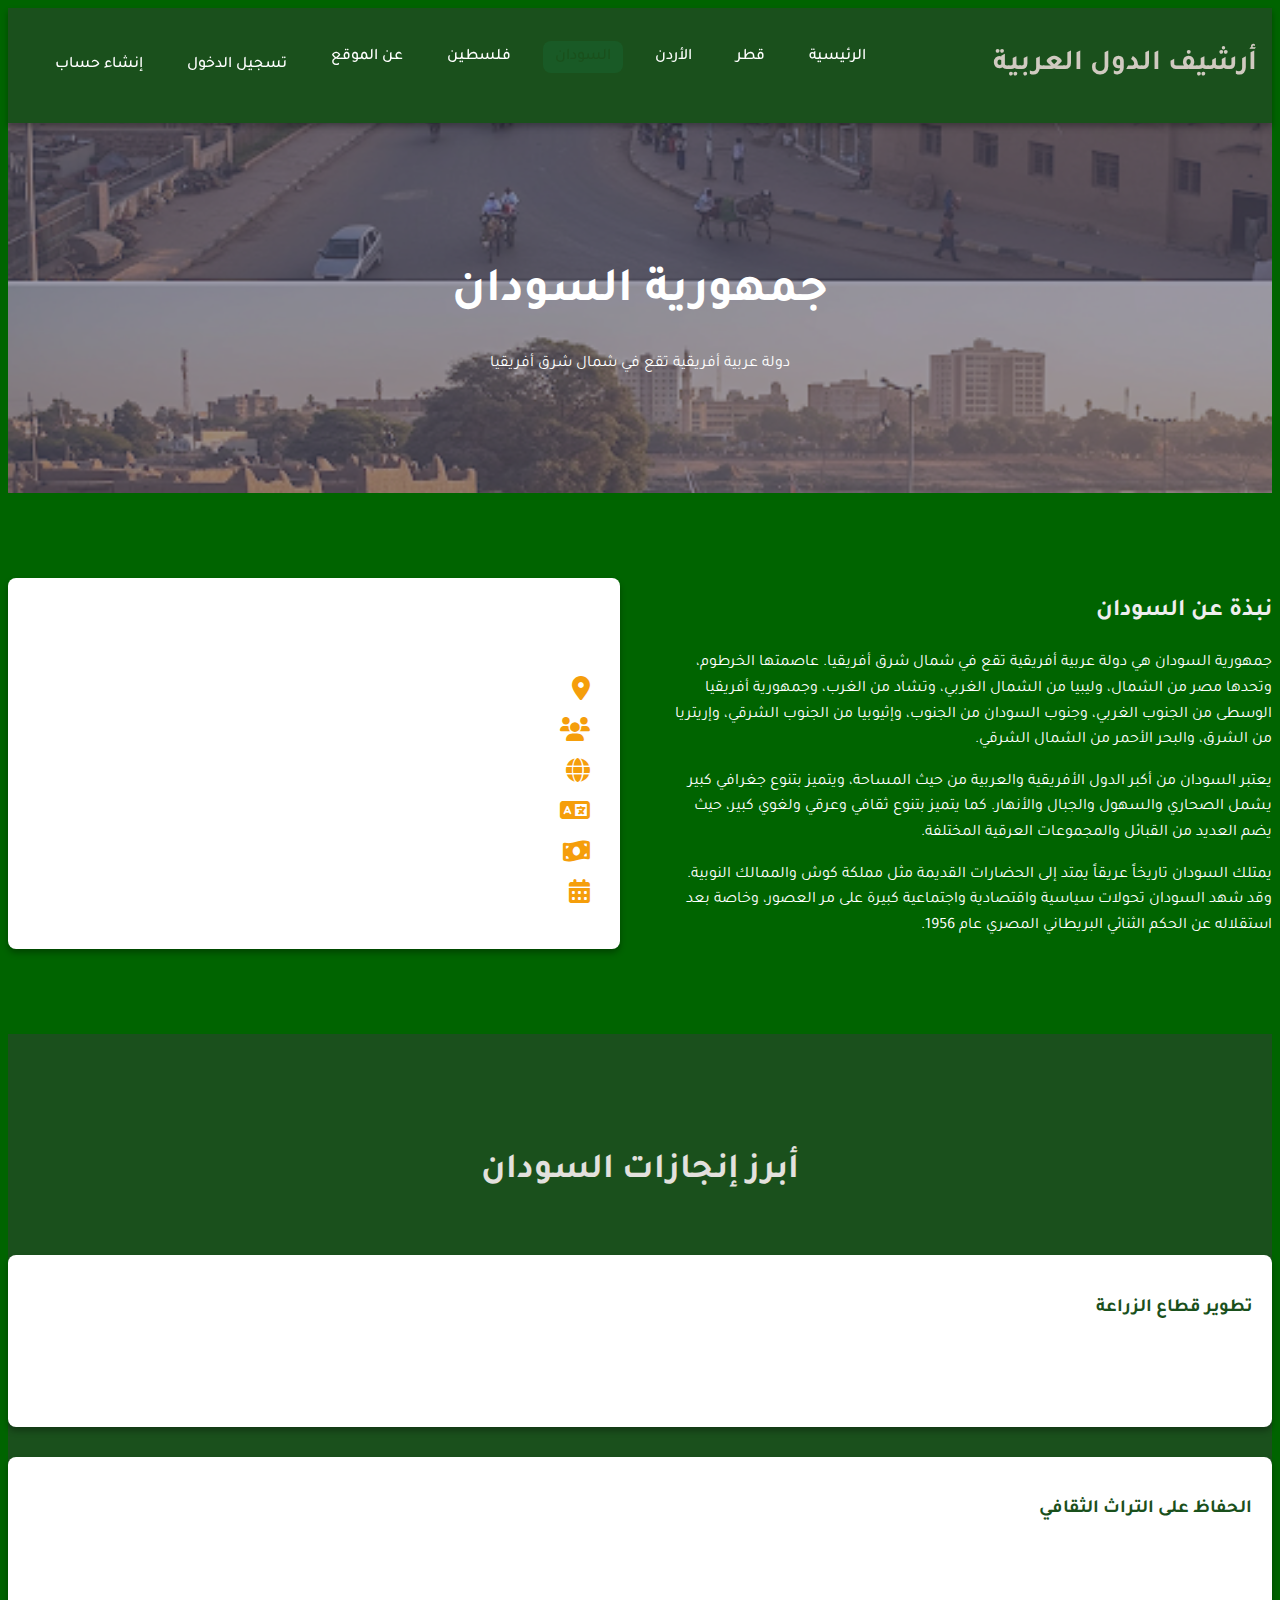
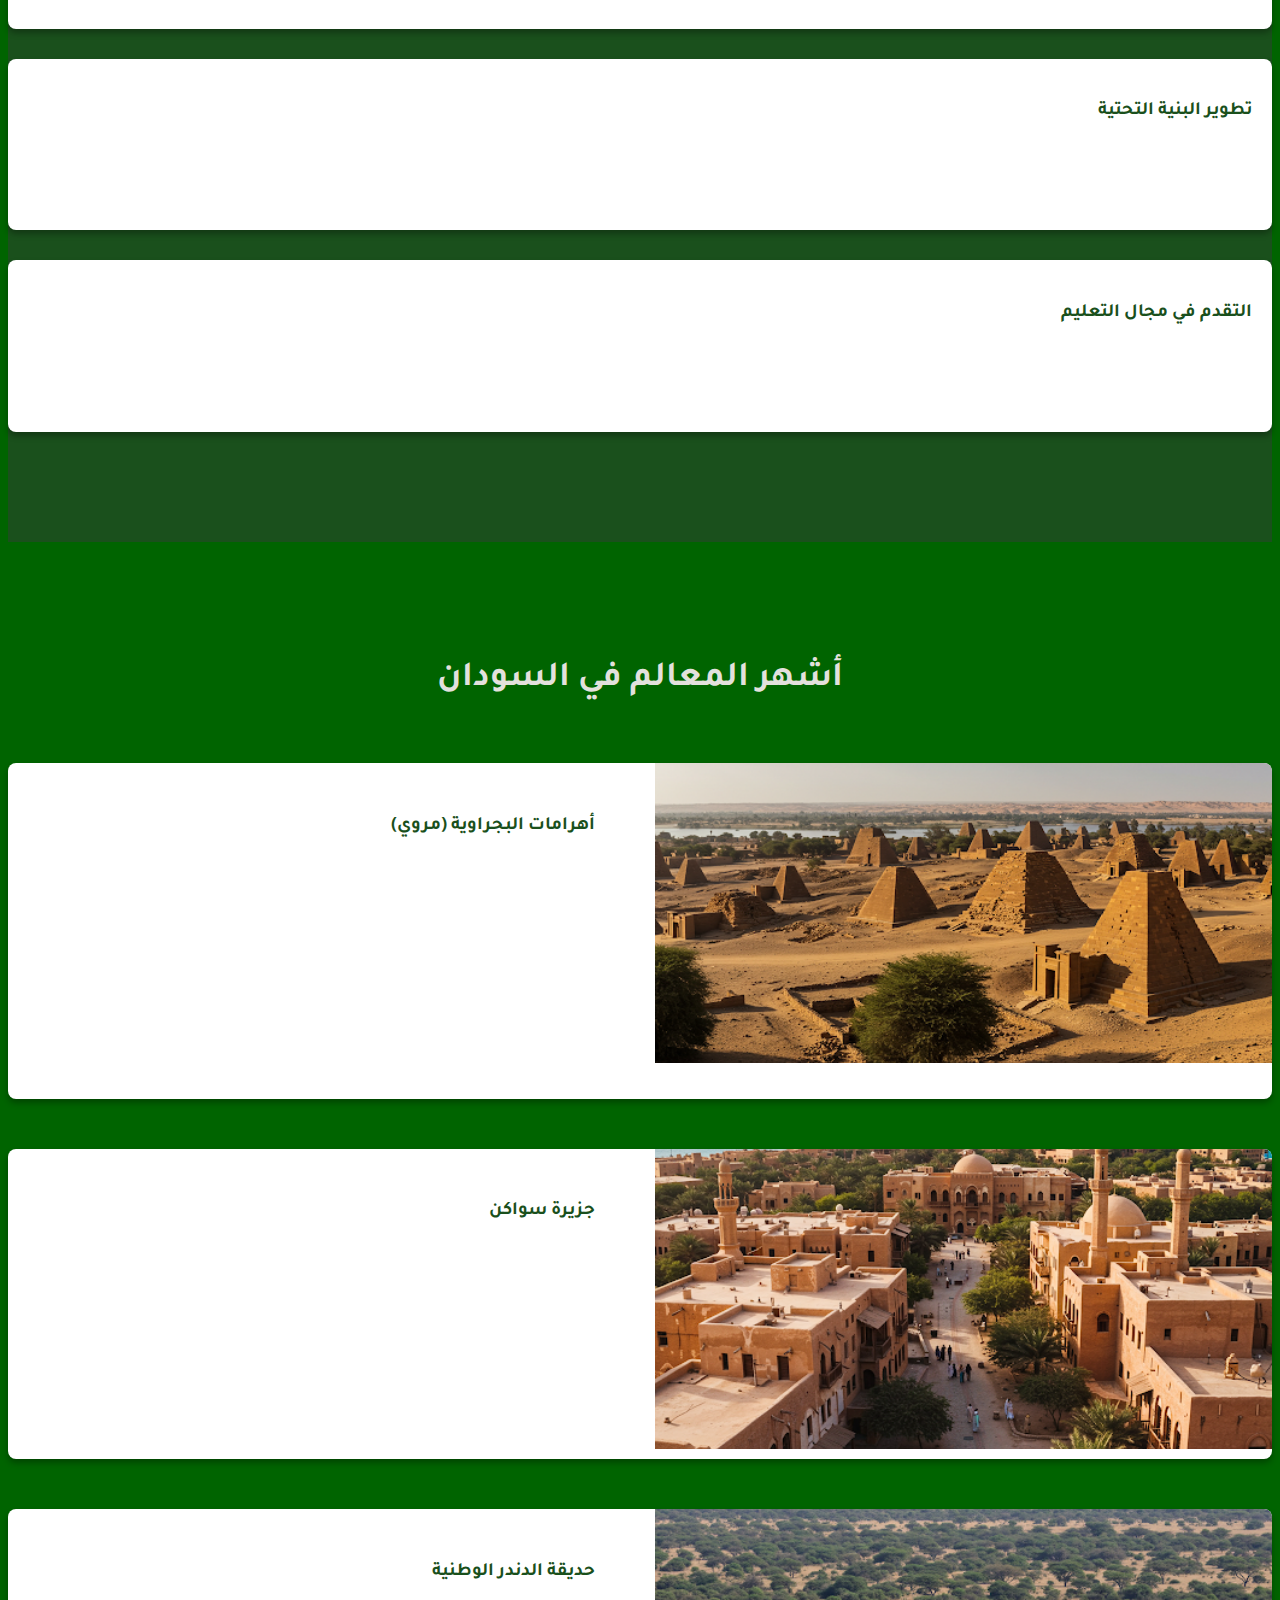
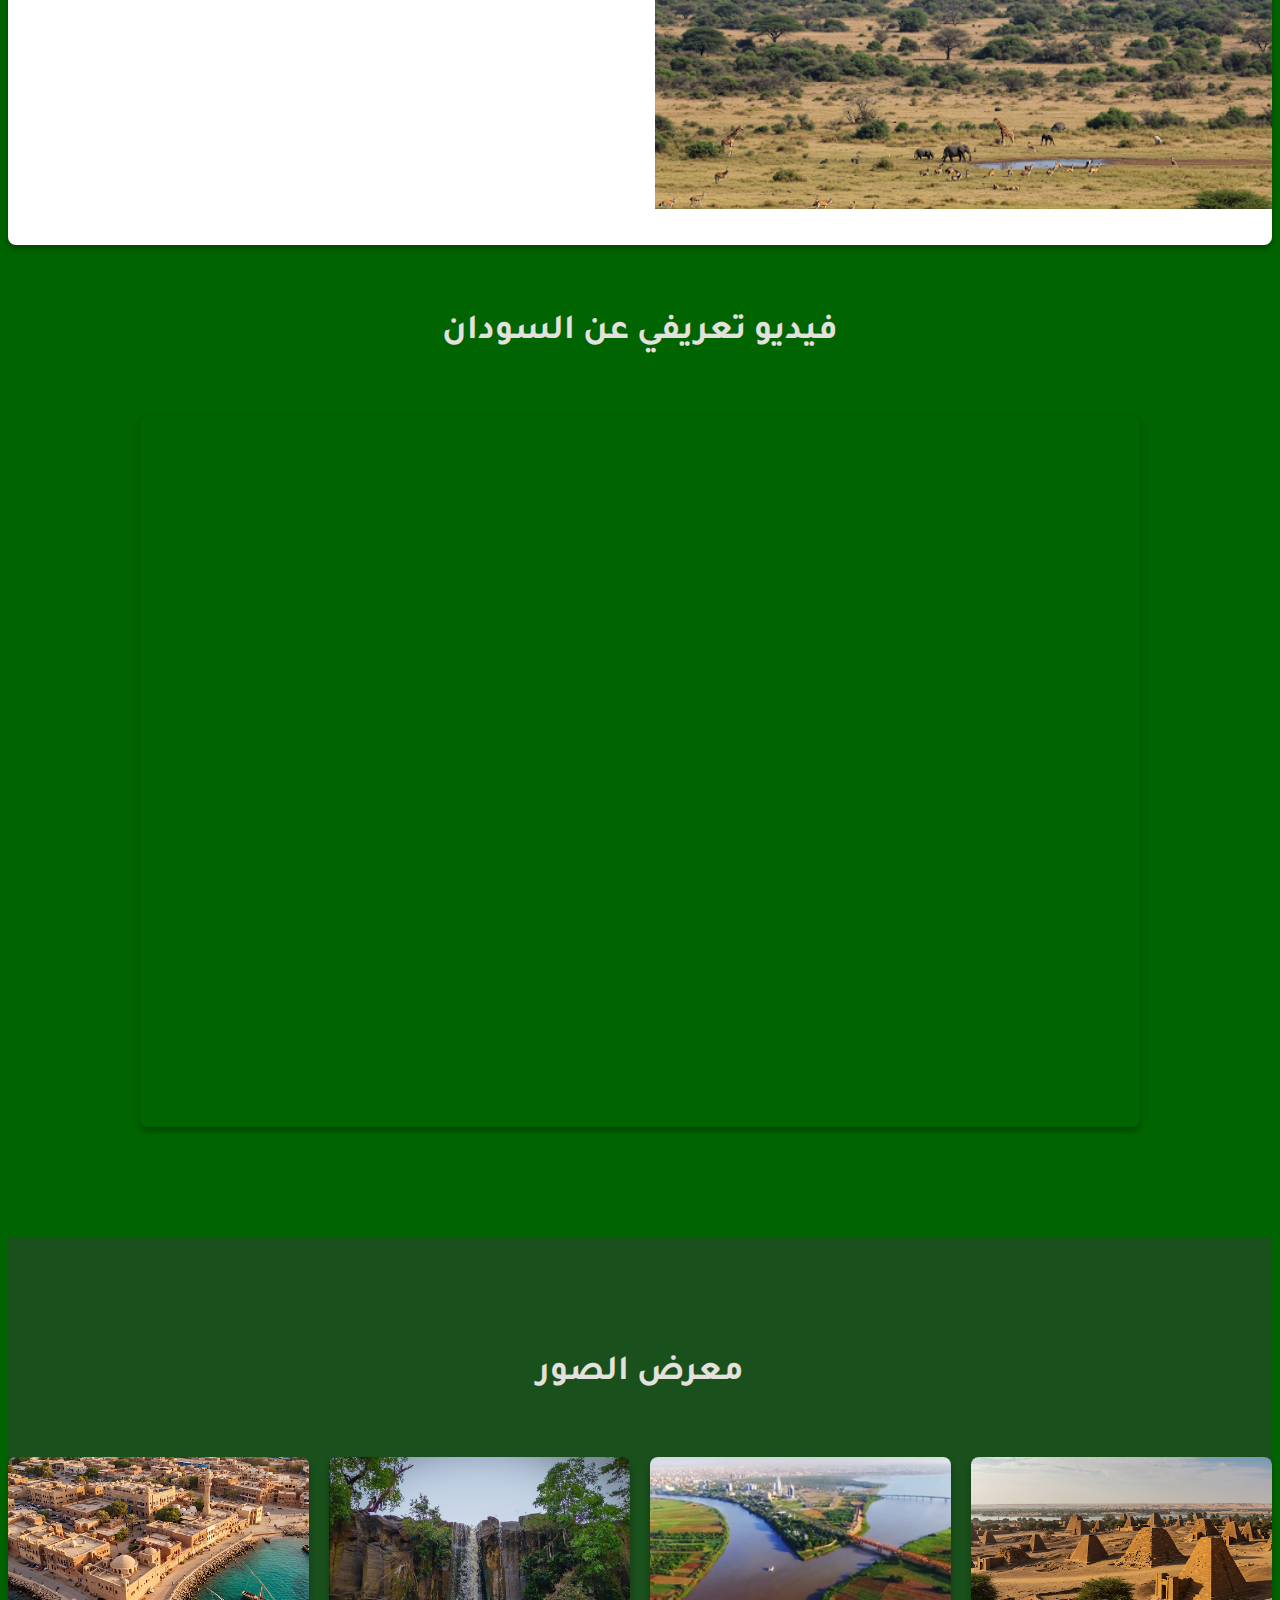
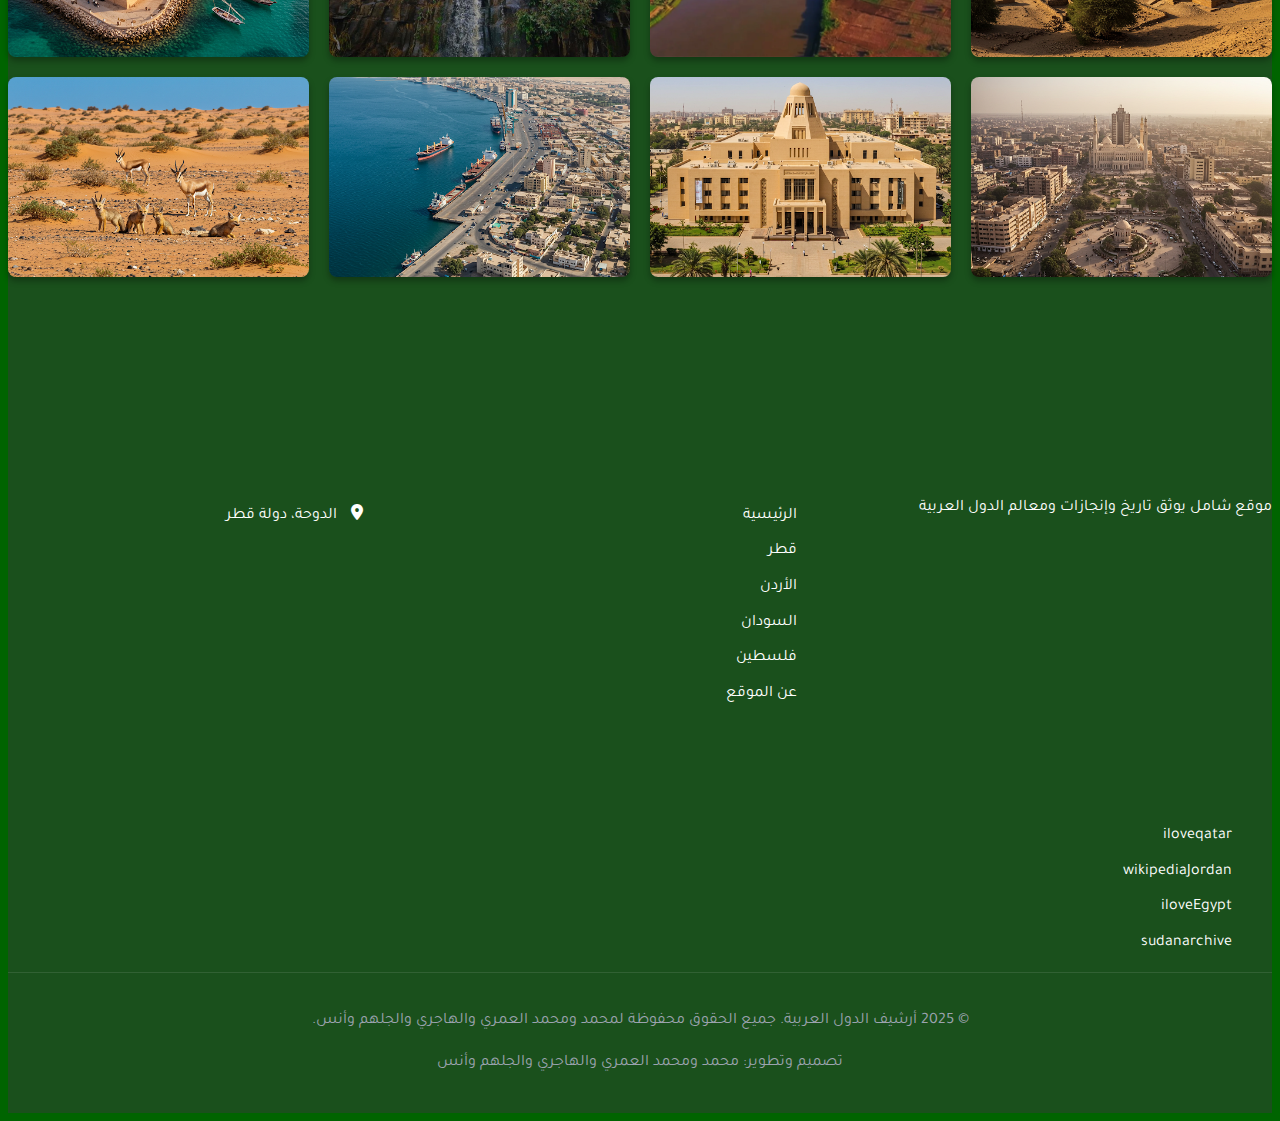
<file: sudan.html>
<!DOCTYPE html>
<html lang="ar" dir="rtl">
<head>
    <meta charset="UTF-8">
    <meta name="viewport" content="width=device-width, initial-scale=1.0">
    <title>السودان - أرشيف الدول العربية</title>
    <link rel="stylesheet" href="css/style.css">
    <link rel="stylesheet" href="https://cdnjs.cloudflare.com/ajax/libs/font-awesome/6.0.0/css/all.min.css">
    <link rel="preconnect" href="https://fonts.googleapis.com">
    <link rel="preconnect" href="https://fonts.gstatic.com" crossorigin>
    <link href="https://fonts.googleapis.com/css2?family=Tajawal:wght@400;500;700&display=swap" rel="stylesheet">
</head>
<body>
    <header>
        <div class="container">
            <div class="logo">
                <a href="index.html"><h1>أرشيف الدول العربية</h1></a>
            </div>
            <nav>
                <ul>
                    <li><a href="index.html">الرئيسية</a></li>
                    <li><a href="qatar.html">قطر</a></li>
                    <li><a href="jordan.html">الأردن</a></li>
                    <li><a href="sudan.html" class="active">السودان</a></li>
                    <li><a href="palestine.html">فلسطين</a></li>
                    <li><a href="about.html">عن الموقع</a></li>
                    <li><a href="signin.html" id="authLink">تسجيل الدخول</a></li>
                    <li><a href="signup.html" id="signupLink">إنشاء حساب</a></li>
                    <li><a href="profile.html" id="profileLink" style="display: none;">الملف الشخصي</a></li>
                    <li><a href="#" id="logoutLink" style="display: none;" class="logout-btn">تسجيل الخروج</a></li>
                </ul>
            </nav>
        </div>
    </header>

    <section class="country-header" style="background-image: url('images/sudan-header.jpg');">
        <div class="country-header-content">
            <h1>جمهورية السودان</h1>
            <p>دولة عربية أفريقية تقع في شمال شرق أفريقيا</p>
        </div>
    </section>

    <section class="country-info" id="about-sudan">
        <div class="container">
            <div class="country-info-grid">
                <div class="country-description">
                    <h2>نبذة عن السودان</h2>
                    <p>جمهورية السودان هي دولة عربية أفريقية تقع في شمال شرق أفريقيا. عاصمتها الخرطوم، وتحدها مصر من الشمال، وليبيا من الشمال الغربي، وتشاد من الغرب، وجمهورية أفريقيا الوسطى من الجنوب الغربي، وجنوب السودان من الجنوب، وإثيوبيا من الجنوب الشرقي، وإريتريا من الشرق، والبحر الأحمر من الشمال الشرقي.</p>
                    <p>يعتبر السودان من أكبر الدول الأفريقية والعربية من حيث المساحة، ويتميز بتنوع جغرافي كبير يشمل الصحاري والسهول والجبال والأنهار. كما يتميز بتنوع ثقافي وعرقي ولغوي كبير، حيث يضم العديد من القبائل والمجموعات العرقية المختلفة.</p>
                    <p>يمتلك السودان تاريخاً عريقاً يمتد إلى الحضارات القديمة مثل مملكة كوش والممالك النوبية. وقد شهد السودان تحولات سياسية واقتصادية واجتماعية كبيرة على مر العصور، وخاصة بعد استقلاله عن الحكم الثنائي البريطاني المصري عام 1956.</p>
                </div>
                <div class="country-stats">
                    <h3>معلومات أساسية</h3>
                    <div class="stat-item">
                        <i class="fas fa-map-marker-alt"></i>
                        <div>
                            <strong>العاصمة:</strong> الخرطوم
                        </div>
                    </div>
                    <div class="stat-item">
                        <i class="fas fa-users"></i>
                        <div>
                            <strong>عدد السكان:</strong> حوالي 45 مليون نسمة (2023)
                        </div>
                    </div>
                    <div class="stat-item">
                        <i class="fas fa-globe"></i>
                        <div>
                            <strong>المساحة:</strong> 1,886,068 كم²
                        </div>
                    </div>
                    <div class="stat-item">
                        <i class="fas fa-language"></i>
                        <div>
                            <strong>اللغة الرسمية:</strong> العربية والإنجليزية
                        </div>
                    </div>
                    <div class="stat-item">
                        <i class="fas fa-money-bill-wave"></i>
                        <div>
                            <strong>العملة:</strong> الجنيه السوداني
                        </div>
                    </div>
                    <div class="stat-item">
                        <i class="fas fa-calendar-alt"></i>
                        <div>
                            <strong>اليوم الوطني:</strong> 1 يناير (عيد الاستقلال)
                        </div>
                    </div>
                </div>
            </div>
        </div>
    </section>

    <section class="achievements" id="achievements-sudan">
        <div class="container">
            <h2 class="section-title">أبرز إنجازات السودان</h2>
            
            <div class="achievement-card">
                <div class="achievement-content">
                    <h3>تطوير قطاع الزراعة</h3>
                    <p>يعتبر السودان من الدول ذات الإمكانيات الزراعية الهائلة، حيث يمتلك أراضي خصبة وموارد مائية وفيرة. وقد نجح في تطوير مشاريع زراعية كبرى مثل مشروع الجزيرة الذي يعد من أكبر المشاريع الزراعية المروية في أفريقيا والعالم العربي. كما يشتهر السودان بإنتاج القطن والذرة والسمسم والفول السوداني والصمغ العربي الذي يعد من أهم صادراته.</p>
                </div>
            </div>
            
            <div class="achievement-card">
                <div class="achievement-content">
                    <h3>الحفاظ على التراث الثقافي</h3>
                    <p>نجح السودان في الحفاظ على تراثه الثقافي المتنوع والغني، والذي يعكس تنوع المجتمع السوداني وتعدد ثقافاته. وقد تم تسجيل العديد من المواقع الأثرية السودانية ضمن قائمة التراث العالمي لليونسكو، مثل جبل البركل والمواقع الأثرية في جزيرة مروي. كما يشتهر السودان بفنونه الشعبية المتنوعة من موسيقى ورقص وشعر وحرف يدوية.</p>
                </div>
            </div>
            
            <div class="achievement-card">
                <div class="achievement-content">
                    <h3>تطوير البنية التحتية</h3>
                    <p>شهد السودان تطوراً ملحوظاً في مجال البنية التحتية، خاصة في مجال الطرق والجسور والسدود. ومن أبرز هذه المشاريع سد مروي الذي يعد من أكبر السدود في أفريقيا، وجسر المك نمر الذي يربط بين الخرطوم وأم درمان، وشبكة الطرق التي تربط بين مختلف أنحاء البلاد. كما شهدت المدن السودانية الكبرى تطوراً عمرانياً ملحوظاً في السنوات الأخيرة.</p>
                </div>
            </div>
            
            <div class="achievement-card">
                <div class="achievement-content">
                    <h3>التقدم في مجال التعليم</h3>
                    <p>حقق السودان تقدماً ملحوظاً في مجال التعليم، حيث تم إنشاء العديد من الجامعات والمعاهد العليا في مختلف أنحاء البلاد. وتعتبر جامعة الخرطوم من أعرق الجامعات في أفريقيا والعالم العربي، وقد تخرج منها العديد من العلماء والمفكرين والقادة. كما اهتم السودان بتطوير التعليم الأساسي والثانوي وزيادة معدلات الالتحاق بالمدارس.</p>
                </div>
            </div>
        </div>
    </section>

    <section class="places" id="places-sudan">
        <div class="container">
            <h2 class="section-title">أشهر المعالم في السودان</h2>
            
            <div class="place-card">
                <div class="place-image" style="background-image: url('images/sudan-pyramids.jpg');"></div>
                <div class="place-content">
                    <h3>أهرامات البجراوية (مروي)</h3>
                    <p>تعد أهرامات البجراوية من أشهر المعالم الأثرية في السودان، وتقع بالقرب من نهر النيل على بعد حوالي 200 كم شمال الخرطوم. بنيت هذه الأهرامات في الفترة من القرن الثامن قبل الميلاد إلى القرن الرابع الميلادي، وكانت مقابر لملوك وملكات مملكة كوش (مروي).</p>
                    <p>تتميز أهرامات البجراوية بشكلها المختلف عن الأهرامات المصرية، حيث إنها أصغر حجماً وأكثر انحداراً. يوجد في الموقع أكثر من 200 هرم، مما يجعلها أكبر مجموعة من الأهرامات في العالم. وقد تم تسجيل الموقع ضمن قائمة التراث العالمي لليونسكو عام 2011.</p>
                </div>
            </div>
            
            <div class="place-card">
                <div class="place-image" style="background-image: url('images/sudan-suakin.jpg');"></div>
                <div class="place-content">
                    <h3>جزيرة سواكن</h3>
                    <p>تقع جزيرة سواكن على ساحل البحر الأحمر في شرق السودان، وكانت في الماضي ميناءً تجارياً مهماً ومركزاً للتبادل الثقافي بين أفريقيا والجزيرة العربية. تشتهر الجزيرة بمبانيها التاريخية المبنية من المرجان، والتي تعكس الطراز المعماري العثماني والإسلامي.</p>
                    <p>على الرغم من أن معظم المباني في سواكن أصبحت الآن في حالة خراب، إلا أنها لا تزال تعكس جمال وروعة العمارة التقليدية في المنطقة. وتعمل الحكومة السودانية حالياً على ترميم وإعادة إحياء الجزيرة لتصبح وجهة سياحية مهمة.</p>
                </div>
            </div>
            
            <div class="place-card">
                <div class="place-image" style="background-image: url('images/sudan-dinder.jpg');"></div>
                <div class="place-content">
                    <h3>حديقة الدندر الوطنية</h3>
                    <p>تعد حديقة الدندر الوطنية من أكبر المحميات الطبيعية في السودان وأفريقيا، وتقع في الجزء الجنوبي الشرقي من البلاد على الحدود مع إثيوبيا. تأسست الحديقة عام 1935، وتمتد على مساحة تزيد عن 10,000 كم²، وتضم مجموعة متنوعة من النظم البيئية من غابات وسهول وأراضي رطبة.</p>
                    <p>تشتهر حديقة الدندر بتنوعها البيولوجي الكبير، حيث تضم العديد من أنواع الحيوانات البرية مثل الأسود والفيلة والزرافات والغزلان والقرود وأكثر من 250 نوعاً من الطيور. وقد تم تصنيفها كمحمية للمحيط الحيوي من قبل اليونسكو عام 1979.</p>
                </div>
            </div>
        </div>
        
        <div class="video-section">
            <h3 class="section-title">فيديو تعريفي عن السودان</h3>
            <div class="video-container">
                <iframe width="100%" height="500" src="https://www.youtube.com/embed/Moy7Wjm2N1I" frameborder="0" allow="accelerometer; autoplay; clipboard-write; encrypted-media; gyroscope; picture-in-picture" allowfullscreen></iframe>
            </div>
        </div>
    </section>

    <section class="photo-gallery" id="gallery-sudan">
        <div class="container">
            <h2 class="section-title">معرض الصور</h2>
            <div class="gallery-grid">
                <div class="gallery-item">
                    <img src="images/sudan-gallery-1.jpg" alt="أهرامات البجراوية">
                    <div class="gallery-caption">أهرامات البجراوية</div>
                </div>
                <div class="gallery-item">
                    <img src="images/sudan-gallery-2.jpg" alt="نهر النيل">
                    <div class="gallery-caption">نهر النيل في الخرطوم</div>
                </div>
                <div class="gallery-item">
                    <img src="images/sudan-gallery-3.jpg" alt="جبل مرة">
                    <div class="gallery-caption">جبل مرة في دارفور</div>
                </div>
                <div class="gallery-item">
                    <img src="images/sudan-gallery-4.jpg" alt="سواكن">
                    <div class="gallery-caption">جزيرة سواكن التاريخية</div>
                </div>
                <div class="gallery-item">
                    <img src="images/sudan-gallery-5.jpg" alt="الخرطوم">
                    <div class="gallery-caption">العاصمة الخرطوم</div>
                </div>
                <div class="gallery-item">
                    <img src="images/sudan-gallery-6.jpg" alt="متحف السودان الوطني">
                    <div class="gallery-caption">متحف السودان الوطني</div>
                </div>
                <div class="gallery-item">
                    <img src="images/sudan-gallery-7.jpg" alt="بورتسودان">
                    <div class="gallery-caption">مدينة بورتسودان</div>
                </div>
                <div class="gallery-item">
                    <img src="images/sudan-gallery-8.jpg" alt="الصحراء السودانية">
                    <div class="gallery-caption">الصحراء السودانية</div>
                </div>
            </div>
        </div>
    </section>

    <footer>
        <div class="container">
            <div class="footer-content">
                <div class="footer-logo">
                    <h3>أرشيف الدول العربية</h3>
                    <p>موقع شامل يوثق تاريخ وإنجازات ومعالم الدول العربية</p>
                </div>
                <div class="footer-links">
                    <h4>روابط سريعة</h4>
                    <ul>
                        <li><a href="index.html">الرئيسية</a></li>
                        <li><a href="qatar.html">قطر</a></li>
                        <li><a href="jordan.html">الأردن</a></li>
                        <li><a href="sudan.html">السودان</a></li>
                        <li><a href="palestine.html">فلسطين</a></li>
                        <li><a href="about.html">عن الموقع</a></li>
                    </ul>
                </div>
                <div class="footer-contact">
                    <h4>تواصل معنا</h4>
                    <ul>
                        <li><i class="fas fa-map-marker-alt"></i> الدوحة، دولة قطر</li>
                    </ul>
                </div>
            </div>
        </div>
        <div class="footer-links">
            <ul>
                <h4>مصادر ومراجع</h4>

                <li><a href="https://www.iloveqatar.net/">iloveqatar</a></li>
                <li><a href="https://en.wikipedia.org/wiki/Jordan">wikipediaJordan</a></li>
                <li><a href="https://iloveegypt.com/">iloveEgypt</a></li>
                <li><a href="https://sudanarchive.net/?a=p&p=home">sudanarchive</a></li>
            </ul>
        </div>
            <div class="footer-bottom">
             <p>&copy; 2025 أرشيف الدول العربية. جميع الحقوق محفوظة لمحمد ومحمد العمري والهاجري والجلهم وأنس.</p>
                <p>تصميم وتطوير: محمد ومحمد العمري والهاجري والجلهم وأنس</p>
            </div>
        </div>
    </footer>

    <script src="js/main.js"></script>
    <script src="js/auth.js"></script>
    <script src="js/favorites.js"></script>
</body>
</html>
</file>
<file: css/style.css>
:root {
    --primary-color: #1a501c; /* أخضر غامق */
    --secondary-color: ##1a501c; /* أخضر غامق */
    --accent-color: #f59e0b;
    --dark-color: #155417; /* أخضر غامق */
    --darker-color: #1a501c; /* أخضر غامق */
    --light-color: #ffffff;
    --text-color: #fffff; /* نص أبيض */
    --text-muted: #9ca3af;
    --border-radius: 8px;
    --box-shadow: 0 4px 6px rgba(0, 0, 0, 0.3);
    --transition: all 0.3s ease;
}

body {
    font-family: 'Tajawal', sans-serif;
    line-height: 1.6;
    background-color: #006400; /* أخضر غامق */
    color: #ffffff; /* نص أبيض */
}
}

.container {
    width: 90%;
    max-width: 1200px;
    margin: 0 auto;
    padding: 0 15px;
}

a {
    text-decoration: none;
    color: inherit;
}

ul {
    list-style: none;
}

img {
    max-width: 100%;
}

.btn {
    display: inline-block;
    padding: 0.8rem 1.5rem;
    border-radius: var(--border-radius);
    text-decoration: none;
    font-weight: 500;
    transition: all 0.3s ease;
    cursor: pointer;
    border: 2px solid transparent;
    text-align: center;
}

.primary-btn {
    background-color: var(--primary-color);
    color: var(--light-color);
    border-color: var(--primary-color);
}

.primary-btn:hover {
    background-color: transparent;
    color: var(--primary-color);
    border-color: var(--primary-color);
}

.secondary-btn {
    background-color: transparent;
    color: var(--primary-color);
    border-color: var(--primary-color);
}

.secondary-btn:hover {
    background-color: var(--primary-color);
    color: var(--light-color);
    border-color: var(--primary-color);
}

.section-title {
    text-align: center;
    margin-bottom: 40px;
    font-size: 2.2rem;
    color: #e3e1dd;
    position: relative;
    padding-bottom: 15px;
}

.section-title::after {
    content: '';
    position: absolute;
    bottom: 0;
    left: 50%;
    transform: translateX(-50%);
    width: 80px;
    height: 4px;
    background-color: var(--secondary-color);
    border-radius: 2px;
}

/* Header */
header {
    background-color: var(--darker-color);
    box-shadow: var(--box-shadow);
    position: sticky;
    top: 0;
    z-index: 100;
}

header .container {
    display: flex;
    justify-content: space-between;
    align-items: center;
    padding: 15px;
}

.logo h1 {
    color: #d0cac0;
    font-size: 1.8rem;
}

nav ul {
    display: flex;
}

nav ul li {
    margin-right: 20px;
}

nav ul li:last-child {
    margin-right: 0;
}

nav ul li a {
    font-weight: 500;
    padding: 8px 12px;
    border-radius: var(--border-radius);
    transition: var(--transition);
}

nav ul li a:hover, nav ul li a.active {
    color: var(--primary-color);
    background-color: rgba(16, 185, 129, 0.1);
}

/* Hero Section */
.hero {
    background: linear-gradient(rgba(0, 0, 0, 0.7), rgba(0, 0, 0, 0.7)), url('../images/hero-bg.jpg');
    background-size: cover;
    background-position: center;
    color: #ffffff;
    padding: 100px 0;
    text-align: center;
}

.hero-content {
    max-width: 800px;
    margin: 0 auto;
}

.hero h2 {
    font-size: 3rem;
    margin-bottom: 20px;
}

.hero p {
    font-size: 1.2rem;
    margin-bottom: 30px;
}

.hero-buttons {
    display: flex;
    justify-content: center;
    gap: 20px;
}

/* Countries Section */
.countries {
    padding: 80px 0;
}

.countries-grid {
    display: grid;
    grid-template-columns: repeat(auto-fit, minmax(280px, 1fr));
    gap: 30px;
}

.country-card {
    background-color: #04300e;
    border-radius: var(--border-radius);
    overflow: hidden;
    box-shadow: var(--box-shadow);
    transition: var(--transition);
}

.country-card:hover {
    transform: translateY(-10px);
    box-shadow: 0 10px 20px rgba(0, 0, 0, 0.3);
}

.country-image {
    height: 200px;
    background-size: cover;
    background-position: center;
}

.qatar-img {
    background-image: url('../images/qatar.jpg');
}

.jordan-img {
    background-image: url('../images/jordan.jpg');
}

.sudan-img {
    background-image: url('../images/sudan.jpg');
}

.palestine-img {
    background-image: url('../images/palestine.jpg');
}

.country-card h3 {
    color: var(--primary-color);
    padding: 20px 20px 10px;
    font-size: 1.5rem;
}

.country-card p {
    padding: 0 20px 20px;
    color: var(--text-color);
}

.country-card .btn {
    margin: 0 20px 20px;
    background-color: var(--secondary-color);
    color: white;
}

.country-card .btn:hover {
    background-color: #2563eb;
}

/* Features Section */
.features {
    background-color: var(--darker-color);
    padding: 80px 0;
}

.features-grid {
    display: grid;
    grid-template-columns: repeat(auto-fit, minmax(280px, 1fr));
    gap: 30px;
}

.feature {
    background-color: var(--light-color);
    padding: 30px;
    border-radius: var(--border-radius);
    text-align: center;
    box-shadow: var(--box-shadow);
    transition: var(--transition);
}

.feature:hover {
    transform: translateY(-5px);
}

.feature i {
    font-size: 3rem;
    color: #d0cac0;
    margin-bottom: 20px;
}

.feature h3 {
    color: var(--primary-color);
    margin-bottom: 15px;
}

/* Country Showcase Styles */
.country-showcase {
    padding: 80px 0;
    background-color: var(--darker-color);
}

.showcase-grid {
    display: grid;
    grid-template-columns: repeat(2, 1fr);
    gap: 30px;
    margin-bottom: 40px;
}

.showcase-country {
    background-color: var(--dark-color);
    border-radius: var(--border-radius);
    overflow: hidden;
    box-shadow: var(--box-shadow);
    transition: var(--transition);
}

.showcase-country:hover {
    transform: translateY(-5px);
    box-shadow: 0 10px 20px rgba(0, 0, 0, 0.4);
}

.showcase-country h3 {
    color: var(--primary-color);
    text-align: center;
    padding: 15px;
    margin: 0;
    border-bottom: 1px solid rgba(255, 255, 255, 0.1);
}

.showcase-photos {
    display: grid;
    grid-template-columns: repeat(2, 1fr);
    gap: 10px;
    padding: 15px;
}

.showcase-photo {
    position: relative;
    border-radius: var(--border-radius);
    overflow: hidden;
}

.showcase-photo img {
    width: 100%;
    height: 150px;
    object-fit: cover;
    display: block;
    transition: var(--transition);
}

.showcase-photo:hover img {
    transform: scale(1.05);
}

.photo-caption {
    position: absolute;
    bottom: 0;
    left: 0;
    right: 0;
    background-color: rgba(0, 0, 0, 0.7);
    color: white;
    padding: 8px;
    text-align: center;
    font-size: 0.9rem;
    transform: translateY(100%);
    transition: var(--transition);
}

.showcase-photo:hover .photo-caption {
    transform: translateY(0);
}

.showcase-cta {
    text-align: center;
    margin-top: 30px;
}

.showcase-cta p {
    margin-bottom: 20px;
    color: var(--text-color);
}

.showcase-buttons {
    display: flex;
    justify-content: center;
    flex-wrap: wrap;
    gap: 15px;
}

.showcase-buttons .btn {
    min-width: 100px;
}

/* Footer */
footer {
    background-color: var(--darker-color);
    color: var(--text-color);
    padding: 60px 0 20px;
}

.footer-content {
    display: grid;
    grid-template-columns: repeat(auto-fit, minmax(250px, 1fr));
    gap: 40px;
    margin-bottom: 40px;
}

.footer-logo h3 {
    font-size: 1.5rem;
    margin-bottom: 15px;
    color: var(--primary-color);
}

.footer-links h4, .footer-contact h4 {
    margin-bottom: 20px;
    font-size: 1.2rem;
    position: relative;
    padding-bottom: 10px;
    color: var(--primary-color);
}

.footer-links h4::after, .footer-contact h4::after {
    content: '';
    position: absolute;
    bottom: 0;
    right: 0;
    width: 50px;
    height: 3px;
    background-color: var(--secondary-color);
}

.footer-links ul li, .footer-contact ul li {
    margin-bottom: 10px;
}

.footer-links ul li a:hover {
    color: var(--secondary-color);
}

.footer-contact ul li i {
    margin-left: 10px;
    color: var(--secondary-color);
}

.footer-bottom {
    text-align: center;
    padding-top: 20px;
    border-top: 1px solid rgba(255, 255, 255, 0.1);
    color: var(--text-muted);
}

/* Country Pages */
.country-header {
    background-size: cover;
    background-position: center;
    color: #ffffff;
    padding: 100px 0;
    position: relative;
}

.country-header::before {
    content: '';
    position: absolute;
    top: 0;
    left: 0;
    width: 100%;
    height: 100%;
    background: rgb(88 86 112 / 60%);
}

.country-header-content {
    position: relative;
    z-index: 1;
    max-width: 800px;
    margin: 0 auto;
    text-align: center;
}

.country-header h1 {
    font-size: 3rem;
    margin-bottom: 20px;
}

.country-info {
    padding: 80px 0;
}

.country-info-grid {
    display: grid;
    grid-template-columns: 1fr 1fr;
    gap: 40px;
    align-items: center;
}

.country-description h2 {
    color: #eee;
    margin-bottom: 20px;
}

.country-description p {
    margin-bottom: 15px;
}

.country-stats {
    background-color: var(--light-color);
    padding: 30px;
    border-radius: var(--border-radius);
    box-shadow: var(--box-shadow);
}

.stat-item {
    display: flex;
    align-items: center;
    margin-bottom: 15px;
}

.stat-item i {
    font-size: 1.5rem;
    color: #f59e0b;
    margin-left: 15px;
}

.achievements {
    background-color: var(--darker-color);
    padding: 80px 0;
}

.achievement-card {
    background-color: var(--light-color);
    border-radius: var(--border-radius);
    overflow: hidden;
    box-shadow: var(--box-shadow);
    margin-bottom: 30px;
}

.achievement-content {
    padding: 20px;
}

.achievement-content h3 {
    color: var(--primary-color);
    margin-bottom: 15px;
}

.places {
    padding: 80px 0;
}

.place-card {
    display: grid;
    grid-template-columns: 1fr 1fr;
    gap: 30px;
    margin-bottom: 50px;
    background-color: var(--light-color);
    border-radius: var(--border-radius);
    overflow: hidden;
    box-shadow: var(--box-shadow);
}

.place-image {
    height: 300px;
    background-size: cover;
    background-position: center;
}

.place-content {
    padding: 30px;
}

.place-content h3 {
    color: var(--primary-color);
    margin-bottom: 15px;
}

/* Photo Gallery Styles */
.photo-gallery {
    padding: 80px 0;
    background-color: var(--darker-color);
}

.gallery-grid {
    display: grid;
    grid-template-columns: repeat(auto-fit, minmax(250px, 1fr));
    gap: 20px;
}

.gallery-item {
    position: relative;
    border-radius: var(--border-radius);
    overflow: hidden;
    box-shadow: var(--box-shadow);
    transition: var(--transition);
}

.gallery-item:hover {
    transform: translateY(-5px);
    box-shadow: 0 10px 20px rgba(0, 0, 0, 0.4);
}

.gallery-item img {
    width: 100%;
    height: 200px;
    object-fit: cover;
    display: block;
}

.gallery-caption {
    position: absolute;
    bottom: 0;
    left: 0;
    right: 0;
    background-color: rgba(0, 0, 0, 0.7);
    color: white;
    padding: 10px;
    text-align: center;
    transform: translateY(100%);
    transition: var(--transition);
}

.gallery-item:hover .gallery-caption {
    transform: translateY(0);
}

/* About Page Styles */
.about-header {
    background-color: var(--darker-color);
    padding: 80px 0;
    text-align: center;
}

.about-header h1 {
    color: var(--primary-color);
    font-size: 3rem;
    margin-bottom: 20px;
}

.about-content {
    padding: 80px 0;
}

.about-grid {
    display: grid;
    grid-template-columns: 2fr 1fr;
    gap: 40px;
    margin-bottom: 60px;
}

.about-text h2 {
    color: var(--primary-color);
    margin-bottom: 20px;
    font-size: 1.8rem;
}

.about-text p {
    margin-bottom: 30px;
}

.values-list {
    list-style: disc;
    padding-right: 20px;
}

.values-list li {
    margin-bottom: 15px;
}

.values-list li strong {
    color: var(--primary-color);
}

.about-image {
    border-radius: var(--border-radius);
    overflow: hidden;
    box-shadow: var(--box-shadow);
}

.team-section, .contact-section {
    margin-bottom: 60px;
}

.team-section h2, .contact-section h2 {
    color: var(--primary-color);
    margin-bottom: 20px;
    font-size: 1.8rem;
}

.team-section p, .contact-section p {
    margin-bottom: 30px;
}

.team-grid {
    display: grid;
    grid-template-columns: repeat(auto-fit, minmax(250px, 1fr));
    gap: 2rem;
    margin-top: 2rem;
}

.team-box {
    background: #fff;
    padding: 2rem;
    border-radius: 10px;
    box-shadow: 0 4px 6px rgba(0, 0, 0, 0.1);
    transition: transform 0.3s ease;
}

.team-box:hover {
    transform: translateY(-5px);
}

.team-box h3 {
    color: #2c3e50;
    margin-bottom: 0.5rem;
    font-size: 1.2rem;
}

.team-box p {
    color: #666;
    font-size: 0.9rem;
}

.team-member {
    background-color: var(--light-color);
    border-radius: var(--border-radius);
    overflow: hidden;
    box-shadow: var(--box-shadow);
    text-align: center;
    transition: var(--transition);
    padding: 20px;
}

.team-member:hover {
    transform: translateY(-5px);
}

.member-info {
    padding: 15px;
}

.team-member h3 {
    color: var(--primary-color);
    margin-bottom: 10px;
}

.team-member p {
    color: var(--text-muted);
    margin-bottom: 10px;
}

.contact-grid {
    display: grid;
    grid-template-columns: 1fr 2fr;
    gap: 40px;
}

.contact-item {
    display: flex;
    align-items: center;
    margin-bottom: 30px;
}

.contact-item i {
    font-size: 2rem;
    color: var(--primary-color);
    margin-left: 20px;
}

.contact-item h3 {
    color: var(--primary-color);
    margin-bottom: 5px;
}

.contact-form {
    background-color: var(--light-color);
    padding: 30px;
    border-radius: var(--border-radius);
    box-shadow: var(--box-shadow);
}

.form-group {
    margin-bottom: 20px;
}

.form-group label {
    display: block;
    margin-bottom: 5px;
    color: var(--primary-color);
}

.form-group input, .form-group textarea {
    width: 100%;
    padding: 10px;
    border: 1px solid #374151;
    border-radius: var(--border-radius);
    background-color: #1f2937;
    color: var(--text-color);
}

.form-group input:focus, .form-group textarea:focus {
    outline: none;
    border-color: var(--primary-color);
}

/* Mobile Menu */
.mobile-menu-btn {
    display: none;
    background: none;
    border: none;
    color: var(--text-color);
    font-size: 1.5rem;
    cursor: pointer;
}

/* Responsive Design */
@media (max-width: 768px) {
    header .container {
        flex-direction: column;
    }
    
    nav ul {
        margin-top: 15px;
        flex-wrap: wrap;
        justify-content: center;
    }
    
    nav ul li {
        margin: 5px 10px;
    }
    
    .hero h2 {
        font-size: 2.2rem;
    }
    
    .hero-buttons {
        flex-direction: column;
        gap: 10px;
    }
    
    .country-info-grid {
        grid-template-columns: 1fr;
    }
    
    .place-card {
        grid-template-columns: 1fr;
    }

    .about-grid, .contact-grid {
        grid-template-columns: 1fr;
    }

    .gallery-grid {
        grid-template-columns: 1fr 1fr;
    }

    .showcase-grid {
        grid-template-columns: 1fr;
    }

    .mobile-menu-btn {
        display: block;
        position: absolute;
        top: 15px;
        right: 15px;
    }

    nav {
        width: 100%;
    }

    nav ul {
        display: none;
    }

    nav.active ul {
        display: flex;
        flex-direction: column;
        align-items: center;
    }

    .video-container {
        margin: 20px 15px;
    }

    .team-grid {
        grid-template-columns: 1fr;
    }
}

@media (max-width: 480px) {
    .section-title {
        font-size: 1.8rem;
    }
    
    .logo h1 {
        font-size: 1.5rem;
    }

    .about-header h1 {
        font-size: 2.2rem;
    }

    .gallery-grid {
        grid-template-columns: 1fr;
    }

    .showcase-photos {
        grid-template-columns: 1fr 1fr;
        gap: 5px;
    }

    .showcase-buttons {
        flex-direction: column;
        align-items: center;
    }

    .showcase-buttons .btn {
        width: 100%;
        max-width: 200px;
    }

    .showcase-photo img {
        height: 100px;
    }
    
    .photo-caption {
        font-size: 0.8rem;
        padding: 5px;
    }
}

/* Video Section Styles */
.video-section {
    margin-top: 60px;
    text-align: center;
}

.video-container {
    max-width: 1000px;
    margin: 30px auto;
    box-shadow: var(--box-shadow);
    border-radius: var(--border-radius);
    overflow: hidden;
    position: relative;
    padding-top: 56.25%; /* 16:9 Aspect Ratio */
}

.video-container iframe {
    position: absolute;
    top: 0;
    left: 0;
    width: 100%;
    height: 100%;
    border: none;
}

.team-section {
    margin-top: 3rem;
    text-align: center;
}

/* Authentication Styles */
.auth-section {
    padding: 80px 0;
    min-height: calc(100vh - 200px);
    display: flex;
    align-items: center;
}

.auth-form {
    max-width: 500px;
    margin: 0 auto;
    background: var(--light-color);
    padding: 2rem;
    border-radius: var(--border-radius);
    box-shadow: var(--box-shadow);
}

.auth-form h2 {
    color: var(--primary-color);
    text-align: center;
    margin-bottom: 2rem;
}

.auth-form .form-group {
    margin-bottom: 1.5rem;
}

.auth-form label {
    display: block;
    margin-bottom: 0.5rem;
    color: var(--primary-color);
}

.auth-form input {
    width: 100%;
    padding: 0.8rem;
    border: 1px solid var(--secondary-color);
    border-radius: var(--border-radius);
    background: var(--darker-color);
    color: var(--text-color);
}

.auth-form input:focus {
    outline: none;
    border-color: var(--primary-color);
}

.auth-link {
    text-align: center;
    margin-top: 1.5rem;
    color: var(--text-color);
}

.auth-link a {
    color: var(--primary-color);
    text-decoration: none;
}

.auth-link a:hover {
    text-decoration: underline;
}

/* Profile Styles */
.profile-section {
    padding: 80px 0;
}

.profile-header {
    text-align: center;
    margin-bottom: 3rem;
}

.profile-avatar {
    font-size: 5rem;
    color: var(--primary-color);
    margin-bottom: 1rem;
}

.profile-content {
    max-width: 800px;
    margin: 0 auto;
}

.profile-section {
    background: var(--light-color);
    padding: 2rem;
    border-radius: var(--border-radius);
    box-shadow: var(--box-shadow);
    margin-bottom: 2rem;
}

.profile-section h3 {
    color: var(--primary-color);
    margin-bottom: 1.5rem;
}

.profile-section .form-group {
    margin-bottom: 1.5rem;
}

.profile-section label {
    display: block;
    margin-bottom: 0.5rem;
    color: var(--primary-color);
}

.profile-section input,
.profile-section textarea,
.profile-section select {
    width: 100%;
    padding: 0.8rem;
    border: 1px solid var(--secondary-color);
    border-radius: var(--border-radius);
    background: var(--darker-color);
    color: var(--text-color);
}

.profile-section textarea {
    resize: vertical;
    min-height: 100px;
}

.profile-section input:focus,
.profile-section textarea:focus,
.profile-section select:focus {
    outline: none;
    border-color: var(--primary-color);
}

.logout-btn {
    color: #ff4444 !important;
}

.logout-btn:hover {
    background-color: rgba(255, 68, 68, 0.1) !important;
}

@media (max-width: 768px) {
    .auth-form,
    .profile-content {
        padding: 1.5rem;
    }
    
    .profile-avatar {
        font-size: 4rem;
    }
}

/* Favorite Button Styles */
.favorite-btn {
    background: none;
    border: none;
    cursor: pointer;
    padding: 0.5rem;
    font-size: 1.2rem;
    color: #ccc;
    transition: color 0.3s ease;
    position: absolute;
    top: 1rem;
    left: 1rem;
}

.favorite-btn:hover {
    color: #ffd700;
}

.favorite-btn.active {
    color: #ffd700;
}

.info-section {
    position: relative;
    padding-right: 3rem;
}

/* Update existing styles */
.about-section,
.history-section,
.culture-section,
.places-section {
    position: relative;
    padding-right: 3rem;
}
</file>
<file: arabdigiarch-main/css/style.css>
:root {
    --primary-color: #2C3E50; /* Deep blue-gray */
    --secondary-color: #34495E; /* Darker blue-gray */
    --accent-color: #E74C3C; /* Coral red */
    --dark-color: #1A252F; /* Very dark blue-gray */
    --darker-color: #141E27; /* Almost black blue-gray */
    --light-color: #ECF0F1; /* Light gray */
    --text-color: #2C3E50; /* Deep blue-gray for text */
    --text-muted: #7F8C8D; /* Medium gray for muted text */
    --border-radius: 8px;
    --box-shadow: 0 4px 6px rgba(0, 0, 0, 0.1);
    --transition: all 0.3s ease;
}

body {
    font-family: 'Tajawal', sans-serif;
    line-height: 1.6;
    background-color: var(--light-color);
    color: var(--text-color);
}

.container {
    width: 90%;
    max-width: 1200px;
    margin: 0 auto;
    padding: 0 15px;
}

a {
    text-decoration: none;
    color: inherit;
}

ul {
    list-style: none;
}

img {
    max-width: 100%;
}

.btn {
    display: inline-block;
    padding: 0.8rem 1.5rem;
    border-radius: var(--border-radius);
    text-decoration: none;
    font-weight: 500;
    transition: all 0.3s ease;
    cursor: pointer;
    border: 2px solid transparent;
    text-align: center;
}

.primary-btn {
    background-color: var(--primary-color);
    color: var(--light-color);
    border-color: var(--primary-color);
}

.primary-btn:hover {
    background-color: transparent;
    color: var(--primary-color);
    border-color: var(--primary-color);
}

.secondary-btn {
    background-color: transparent;
    color: var(--primary-color);
    border-color: var(--primary-color);
}

.secondary-btn:hover {
    background-color: var(--primary-color);
    color: var(--light-color);
    border-color: var(--primary-color);
}

.section-title {
    text-align: center;
    margin-bottom: 40px;
    font-size: 2.2rem;
    color: #e3e1dd;
    position: relative;
    padding-bottom: 15px;
}

.section-title::after {
    content: '';
    position: absolute;
    bottom: 0;
    left: 50%;
    transform: translateX(-50%);
    width: 80px;
    height: 4px;
    background-color: var(--secondary-color);
    border-radius: 2px;
}

/* Header */
header {
    background-color: var(--darker-color);
    box-shadow: var(--box-shadow);
    position: sticky;
    top: 0;
    z-index: 100;
}

header .container {
    display: flex;
    justify-content: space-between;
    align-items: center;
    padding: 15px;
}

.logo h1 {
    color: #d0cac0;
    font-size: 1.8rem;
}

nav ul {
    display: flex;
}

nav ul li {
    margin-right: 20px;
}

nav ul li:last-child {
    margin-right: 0;
}

nav ul li a {
    font-weight: 500;
    padding: 8px 12px;
    border-radius: var(--border-radius);
    transition: var(--transition);
}

nav ul li a:hover, nav ul li a.active {
    color: var(--primary-color);
    background-color: rgba(16, 185, 129, 0.1);
}

/* Hero Section */
.hero {
    background: linear-gradient(rgba(0, 0, 0, 0.7), rgba(0, 0, 0, 0.7)), url('../images/hero-bg.jpg');
    background-size: cover;
    background-position: center;
    color: #ffffff;
    padding: 100px 0;
    text-align: center;
}

.hero-content {
    max-width: 800px;
    margin: 0 auto;
}

.hero h2 {
    font-size: 3rem;
    margin-bottom: 20px;
}

.hero p {
    font-size: 1.2rem;
    margin-bottom: 30px;
}

.hero-buttons {
    display: flex;
    justify-content: center;
    gap: 20px;
}

/* Countries Section */
.countries {
    padding: 80px 0;
}

.countries-grid {
    display: grid;
    grid-template-columns: repeat(auto-fit, minmax(280px, 1fr));
    gap: 30px;
}

.country-card {
    background-color: #04300e;
    border-radius: var(--border-radius);
    overflow: hidden;
    box-shadow: var(--box-shadow);
    transition: var(--transition);
}

.country-card:hover {
    transform: translateY(-10px);
    box-shadow: 0 10px 20px rgba(0, 0, 0, 0.3);
}

.country-image {
    height: 200px;
    background-size: cover;
    background-position: center;
}

.qatar-img {
    background-image: url('../images/qatar.jpg');
}

.jordan-img {
    background-image: url('../images/jordan.jpg');
}

.sudan-img {
    background-image: url('../images/sudan.jpg');
}

.palestine-img {
    background-image: url('../images/palestine.jpg');
}

.country-card h3 {
    color: var(--primary-color);
    padding: 20px 20px 10px;
    font-size: 1.5rem;
}

.country-card p {
    padding: 0 20px 20px;
    color: var(--text-color);
}

.country-card .btn {
    margin: 0 20px 20px;
    background-color: var(--secondary-color);
    color: white;
}

.country-card .btn:hover {
    background-color: #2563eb;
}

/* Features Section */
.features {
    background-color: var(--darker-color);
    padding: 80px 0;
}

.features-grid {
    display: grid;
    grid-template-columns: repeat(auto-fit, minmax(280px, 1fr));
    gap: 30px;
}

.feature {
    background-color: var(--light-color);
    padding: 30px;
    border-radius: var(--border-radius);
    text-align: center;
    box-shadow: var(--box-shadow);
    transition: var(--transition);
}

.feature:hover {
    transform: translateY(-5px);
}

.feature i {
    font-size: 3rem;
    color: #d0cac0;
    margin-bottom: 20px;
}

.feature h3 {
    color: var(--primary-color);
    margin-bottom: 15px;
}

/* Country Showcase Styles */
.country-showcase {
    padding: 80px 0;
    background-color: var(--darker-color);
}

.showcase-grid {
    display: grid;
    grid-template-columns: repeat(2, 1fr);
    gap: 30px;
    margin-bottom: 40px;
}

.showcase-country {
    background-color: var(--dark-color);
    border-radius: var(--border-radius);
    overflow: hidden;
    box-shadow: var(--box-shadow);
    transition: var(--transition);
}

.showcase-country:hover {
    transform: translateY(-5px);
    box-shadow: 0 10px 20px rgba(0, 0, 0, 0.4);
}

.showcase-country h3 {
    color: var(--primary-color);
    text-align: center;
    padding: 15px;
    margin: 0;
    border-bottom: 1px solid rgba(255, 255, 255, 0.1);
}

.showcase-photos {
    display: grid;
    grid-template-columns: repeat(2, 1fr);
    gap: 10px;
    padding: 15px;
}

.showcase-photo {
    position: relative;
    border-radius: var(--border-radius);
    overflow: hidden;
}

.showcase-photo img {
    width: 100%;
    height: 150px;
    object-fit: cover;
    display: block;
    transition: var(--transition);
}

.showcase-photo:hover img {
    transform: scale(1.05);
}

.photo-caption {
    position: absolute;
    bottom: 0;
    left: 0;
    right: 0;
    background-color: rgba(0, 0, 0, 0.7);
    color: white;
    padding: 8px;
    text-align: center;
    font-size: 0.9rem;
    transform: translateY(100%);
    transition: var(--transition);
}

.showcase-photo:hover .photo-caption {
    transform: translateY(0);
}

.showcase-cta {
    text-align: center;
    margin-top: 30px;
}

.showcase-cta p {
    margin-bottom: 20px;
    color: var(--text-color);
}

.showcase-buttons {
    display: flex;
    justify-content: center;
    flex-wrap: wrap;
    gap: 15px;
}

.showcase-buttons .btn {
    min-width: 100px;
}

/* Footer */
footer {
    background-color: var(--darker-color);
    color: var(--text-color);
    padding: 60px 0 20px;
}

.footer-content {
    display: grid;
    grid-template-columns: repeat(auto-fit, minmax(250px, 1fr));
    gap: 40px;
    margin-bottom: 40px;
}

.footer-logo h3 {
    font-size: 1.5rem;
    margin-bottom: 15px;
    color: var(--primary-color);
}

.footer-links h4, .footer-contact h4 {
    margin-bottom: 20px;
    font-size: 1.2rem;
    position: relative;
    padding-bottom: 10px;
    color: var(--primary-color);
}

.footer-links h4::after, .footer-contact h4::after {
    content: '';
    position: absolute;
    bottom: 0;
    right: 0;
    width: 50px;
    height: 3px;
    background-color: var(--secondary-color);
}

.footer-links ul li, .footer-contact ul li {
    margin-bottom: 10px;
}

.footer-links ul li a:hover {
    color: var(--secondary-color);
}

.footer-contact ul li i {
    margin-left: 10px;
    color: var(--secondary-color);
}

.footer-bottom {
    text-align: center;
    padding-top: 20px;
    border-top: 1px solid rgba(255, 255, 255, 0.1);
    color: var(--text-muted);
}

/* Country Pages */
.country-header {
    background-size: cover;
    background-position: center;
    color: #ffffff;
    padding: 100px 0;
    position: relative;
}

.country-header::before {
    content: '';
    position: absolute;
    top: 0;
    left: 0;
    width: 100%;
    height: 100%;
    background: rgb(88 86 112 / 60%);
}

.country-header-content {
    position: relative;
    z-index: 1;
    max-width: 800px;
    margin: 0 auto;
    text-align: center;
}

.country-header h1 {
    font-size: 3rem;
    margin-bottom: 20px;
}

.country-info {
    padding: 80px 0;
}

.country-info-grid {
    display: grid;
    grid-template-columns: 1fr 1fr;
    gap: 40px;
    align-items: center;
}

.country-description h2 {
    color: #eee;
    margin-bottom: 20px;
}

.country-description p {
    margin-bottom: 15px;
}

.country-stats {
    background-color: var(--light-color);
    padding: 30px;
    border-radius: var(--border-radius);
    box-shadow: var(--box-shadow);
}

.stat-item {
    display: flex;
    align-items: center;
    margin-bottom: 15px;
}

.stat-item i {
    font-size: 1.5rem;
    color: #f59e0b;
    margin-left: 15px;
}

.achievements {
    background-color: var(--darker-color);
    padding: 80px 0;
}

.achievement-card {
    background-color: var(--light-color);
    border-radius: var(--border-radius);
    overflow: hidden;
    box-shadow: var(--box-shadow);
    margin-bottom: 30px;
}

.achievement-content {
    padding: 20px;
}

.achievement-content h3 {
    color: var(--primary-color);
    margin-bottom: 15px;
}

.places {
    padding: 80px 0;
}

.place-card {
    display: grid;
    grid-template-columns: 1fr 1fr;
    gap: 30px;
    margin-bottom: 50px;
    background-color: var(--light-color);
    border-radius: var(--border-radius);
    overflow: hidden;
    box-shadow: var(--box-shadow);
}

.place-image {
    height: 300px;
    background-size: cover;
    background-position: center;
}

.place-content {
    padding: 30px;
}

.place-content h3 {
    color: var(--primary-color);
    margin-bottom: 15px;
}

/* Photo Gallery Styles */
.photo-gallery {
    padding: 80px 0;
    background-color: var(--darker-color);
}

.gallery-grid {
    display: grid;
    grid-template-columns: repeat(auto-fit, minmax(250px, 1fr));
    gap: 20px;
}

.gallery-item {
    position: relative;
    border-radius: var(--border-radius);
    overflow: hidden;
    box-shadow: var(--box-shadow);
    transition: var(--transition);
}

.gallery-item:hover {
    transform: translateY(-5px);
    box-shadow: 0 10px 20px rgba(0, 0, 0, 0.4);
}

.gallery-item img {
    width: 100%;
    height: 200px;
    object-fit: cover;
    display: block;
}

.gallery-caption {
    position: absolute;
    bottom: 0;
    left: 0;
    right: 0;
    background-color: rgba(0, 0, 0, 0.7);
    color: white;
    padding: 10px;
    text-align: center;
    transform: translateY(100%);
    transition: var(--transition);
}

.gallery-item:hover .gallery-caption {
    transform: translateY(0);
}

/* About Page Styles */
.about-header {
    background-color: var(--darker-color);
    padding: 80px 0;
    text-align: center;
}

.about-header h1 {
    color: var(--primary-color);
    font-size: 3rem;
    margin-bottom: 20px;
}

.about-content {
    padding: 80px 0;
}

.about-grid {
    display: grid;
    grid-template-columns: 2fr 1fr;
    gap: 40px;
    margin-bottom: 60px;
}

.about-text h2 {
    color: var(--primary-color);
    margin-bottom: 20px;
    font-size: 1.8rem;
}

.about-text p {
    margin-bottom: 30px;
}

.values-list {
    list-style: disc;
    padding-right: 20px;
}

.values-list li {
    margin-bottom: 15px;
}

.values-list li strong {
    color: var(--primary-color);
}

.about-image {
    border-radius: var(--border-radius);
    overflow: hidden;
    box-shadow: var(--box-shadow);
}

.team-section, .contact-section {
    margin-bottom: 60px;
}

.team-section h2, .contact-section h2 {
    color: var(--primary-color);
    margin-bottom: 20px;
    font-size: 1.8rem;
}

.team-section p, .contact-section p {
    margin-bottom: 30px;
}

.team-grid {
    display: grid;
    grid-template-columns: repeat(auto-fit, minmax(250px, 1fr));
    gap: 2rem;
    margin-top: 2rem;
}

.team-box {
    background: #fff;
    padding: 2rem;
    border-radius: 10px;
    box-shadow: 0 4px 6px rgba(0, 0, 0, 0.1);
    transition: transform 0.3s ease;
}

.team-box:hover {
    transform: translateY(-5px);
}

.team-box h3 {
    color: #2c3e50;
    margin-bottom: 0.5rem;
    font-size: 1.2rem;
}

.team-box p {
    color: #666;
    font-size: 0.9rem;
}

.team-member {
    background-color: var(--light-color);
    border-radius: var(--border-radius);
    overflow: hidden;
    box-shadow: var(--box-shadow);
    text-align: center;
    transition: var(--transition);
    padding: 20px;
}

.team-member:hover {
    transform: translateY(-5px);
}

.member-info {
    padding: 15px;
}

.team-member h3 {
    color: var(--primary-color);
    margin-bottom: 10px;
}

.team-member p {
    color: var(--text-muted);
    margin-bottom: 10px;
}

.contact-grid {
    display: grid;
    grid-template-columns: 1fr 2fr;
    gap: 40px;
}

.contact-item {
    display: flex;
    align-items: center;
    margin-bottom: 30px;
}

.contact-item i {
    font-size: 2rem;
    color: var(--primary-color);
    margin-left: 20px;
}

.contact-item h3 {
    color: var(--primary-color);
    margin-bottom: 5px;
}

.contact-form {
    background-color: var(--light-color);
    padding: 30px;
    border-radius: var(--border-radius);
    box-shadow: var(--box-shadow);
}

.form-group {
    margin-bottom: 20px;
}

.form-group label {
    display: block;
    margin-bottom: 5px;
    color: var(--primary-color);
}

.form-group input, .form-group textarea {
    width: 100%;
    padding: 10px;
    border: 1px solid #374151;
    border-radius: var(--border-radius);
    background-color: #1f2937;
    color: var(--text-color);
}

.form-group input:focus, .form-group textarea:focus {
    outline: none;
    border-color: var(--primary-color);
}

/* Mobile Menu */
.mobile-menu-btn {
    display: none;
    background: none;
    border: none;
    color: var(--text-color);
    font-size: 1.5rem;
    cursor: pointer;
}

/* Responsive Design */
@media (max-width: 768px) {
    header .container {
        flex-direction: column;
    }
    
    nav ul {
        margin-top: 15px;
        flex-wrap: wrap;
        justify-content: center;
    }
    
    nav ul li {
        margin: 5px 10px;
    }
    
    .hero h2 {
        font-size: 2.2rem;
    }
    
    .hero-buttons {
        flex-direction: column;
        gap: 10px;
    }
    
    .country-info-grid {
        grid-template-columns: 1fr;
    }
    
    .place-card {
        grid-template-columns: 1fr;
    }

    .about-grid, .contact-grid {
        grid-template-columns: 1fr;
    }

    .gallery-grid {
        grid-template-columns: 1fr 1fr;
    }

    .showcase-grid {
        grid-template-columns: 1fr;
    }

    .mobile-menu-btn {
        display: block;
        position: absolute;
        top: 15px;
        right: 15px;
    }

    nav {
        width: 100%;
    }

    nav ul {
        display: none;
    }

    nav.active ul {
        display: flex;
        flex-direction: column;
        align-items: center;
    }

    .video-container {
        margin: 20px 15px;
    }

    .team-grid {
        grid-template-columns: 1fr;
    }
}

@media (max-width: 480px) {
    .section-title {
        font-size: 1.8rem;
    }
    
    .logo h1 {
        font-size: 1.5rem;
    }

    .about-header h1 {
        font-size: 2.2rem;
    }

    .gallery-grid {
        grid-template-columns: 1fr;
    }

    .showcase-photos {
        grid-template-columns: 1fr 1fr;
        gap: 5px;
    }

    .showcase-buttons {
        flex-direction: column;
        align-items: center;
    }

    .showcase-buttons .btn {
        width: 100%;
        max-width: 200px;
    }

    .showcase-photo img {
        height: 100px;
    }
    
    .photo-caption {
        font-size: 0.8rem;
        padding: 5px;
    }
}

/* Video Section Styles */
.video-section {
    margin-top: 60px;
    text-align: center;
}

.video-container {
    max-width: 1000px;
    margin: 30px auto;
    box-shadow: var(--box-shadow);
    border-radius: var(--border-radius);
    overflow: hidden;
    position: relative;
    padding-top: 56.25%; /* 16:9 Aspect Ratio */
}

.video-container iframe {
    position: absolute;
    top: 0;
    left: 0;
    width: 100%;
    height: 100%;
    border: none;
}

.team-section {
    margin-top: 3rem;
    text-align: center;
}

/* Authentication Styles */
.auth-section {
    padding: 80px 0;
    min-height: calc(100vh - 200px);
    display: flex;
    align-items: center;
}

.auth-form {
    max-width: 500px;
    margin: 0 auto;
    background: var(--light-color);
    padding: 2rem;
    border-radius: var(--border-radius);
    box-shadow: var(--box-shadow);
}

.auth-form h2 {
    color: var(--primary-color);
    text-align: center;
    margin-bottom: 2rem;
}

.auth-form .form-group {
    margin-bottom: 1.5rem;
}

.auth-form label {
    display: block;
    margin-bottom: 0.5rem;
    color: var(--primary-color);
}

.auth-form input {
    width: 100%;
    padding: 0.8rem;
    border: 1px solid var(--secondary-color);
    border-radius: var(--border-radius);
    background: var(--darker-color);
    color: var(--text-color);
}

.auth-form input:focus {
    outline: none;
    border-color: var(--primary-color);
}

.auth-link {
    text-align: center;
    margin-top: 1.5rem;
    color: var(--text-color);
}

.auth-link a {
    color: var(--primary-color);
    text-decoration: none;
}

.auth-link a:hover {
    text-decoration: underline;
}

/* Profile Styles */
.profile-section {
    padding: 80px 0;
}

.profile-header {
    text-align: center;
    margin-bottom: 3rem;
}

.profile-avatar {
    font-size: 5rem;
    color: var(--primary-color);
    margin-bottom: 1rem;
}

.profile-content {
    max-width: 800px;
    margin: 0 auto;
}

.profile-section {
    background: var(--light-color);
    padding: 2rem;
    border-radius: var(--border-radius);
    box-shadow: var(--box-shadow);
    margin-bottom: 2rem;
}

.profile-section h3 {
    color: var(--primary-color);
    margin-bottom: 1.5rem;
}

.profile-section .form-group {
    margin-bottom: 1.5rem;
}

.profile-section label {
    display: block;
    margin-bottom: 0.5rem;
    color: var(--primary-color);
}

.profile-section input,
.profile-section textarea,
.profile-section select {
    width: 100%;
    padding: 0.8rem;
    border: 1px solid var(--secondary-color);
    border-radius: var(--border-radius);
    background: var(--darker-color);
    color: var(--text-color);
}

.profile-section textarea {
    resize: vertical;
    min-height: 100px;
}

.profile-section input:focus,
.profile-section textarea:focus,
.profile-section select:focus {
    outline: none;
    border-color: var(--primary-color);
}

.logout-btn {
    color: #ff4444 !important;
}

.logout-btn:hover {
    background-color: rgba(255, 68, 68, 0.1) !important;
}

@media (max-width: 768px) {
    .auth-form,
    .profile-content {
        padding: 1.5rem;
    }
    
    .profile-avatar {
        font-size: 4rem;
    }
}

/* Favorite Button Styles */
.favorite-btn {
    background: none;
    border: none;
    cursor: pointer;
    padding: 0.5rem;
    font-size: 1.2rem;
    color: #ccc;
    transition: color 0.3s ease;
    position: absolute;
    top: 1rem;
    left: 1rem;
}

.favorite-btn:hover {
    color: #ffd700;
}

.favorite-btn.active {
    color: #ffd700;
}

.info-section {
    position: relative;
    padding-right: 3rem;
}

/* Update existing styles */
.about-section,
.history-section,
.culture-section,
.places-section {
    position: relative;
    padding-right: 3rem;
}

.lang-toggle {
    position: fixed;
    top: 20px;
    left: 20px;
    z-index: 1000;
    padding: 8px 16px;
    background-color: var(--accent-color);
    color: var(--light-color);
    border: none;
    border-radius: var(--border-radius);
    cursor: pointer;
    font-family: 'Tajawal', sans-serif;
    font-size: 14px;
    transition: var(--transition);
    box-shadow: var(--box-shadow);
}

.lang-toggle:hover {
    background-color: var(--primary-color);
    transform: translateY(-2px);
}

[dir="ltr"] .lang-toggle {
    left: 20px;
    right: auto;
}

[dir="rtl"] .lang-toggle {
    right: 20px;
    left: auto;
}
</file>
